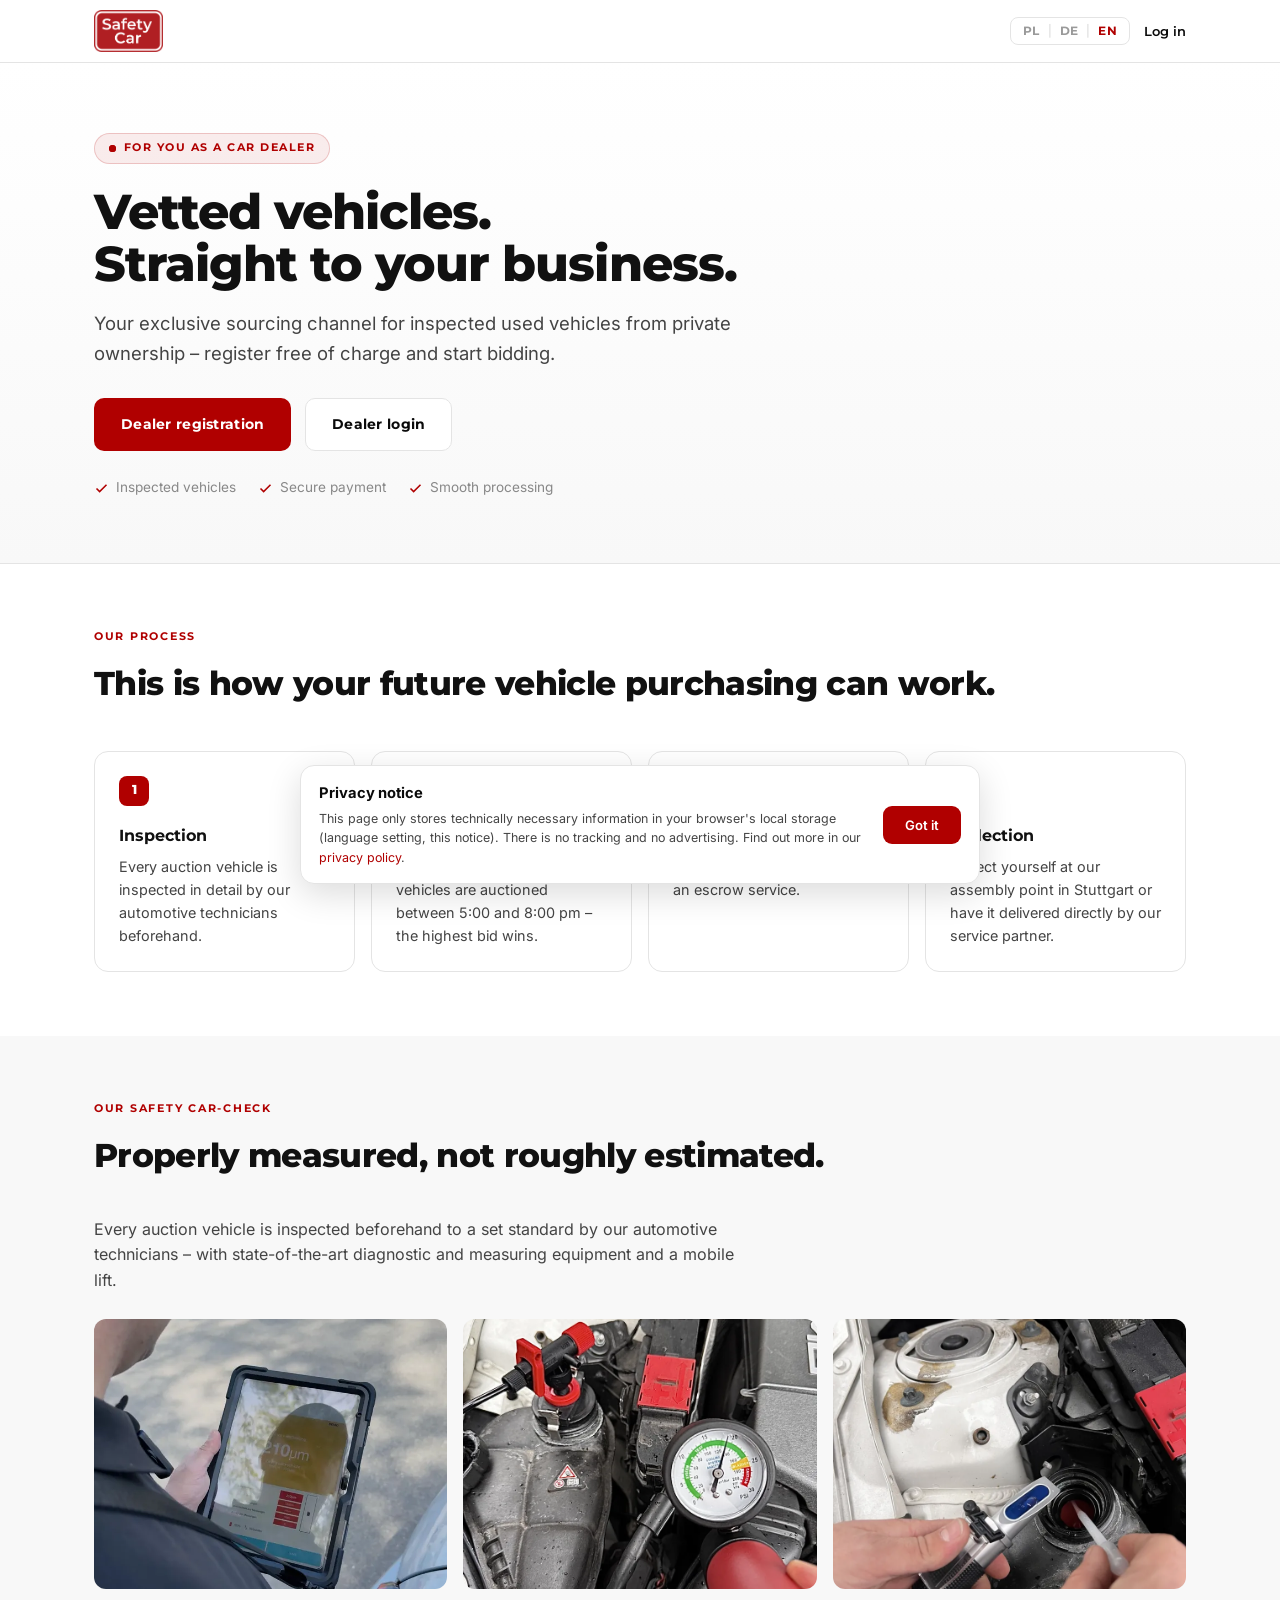
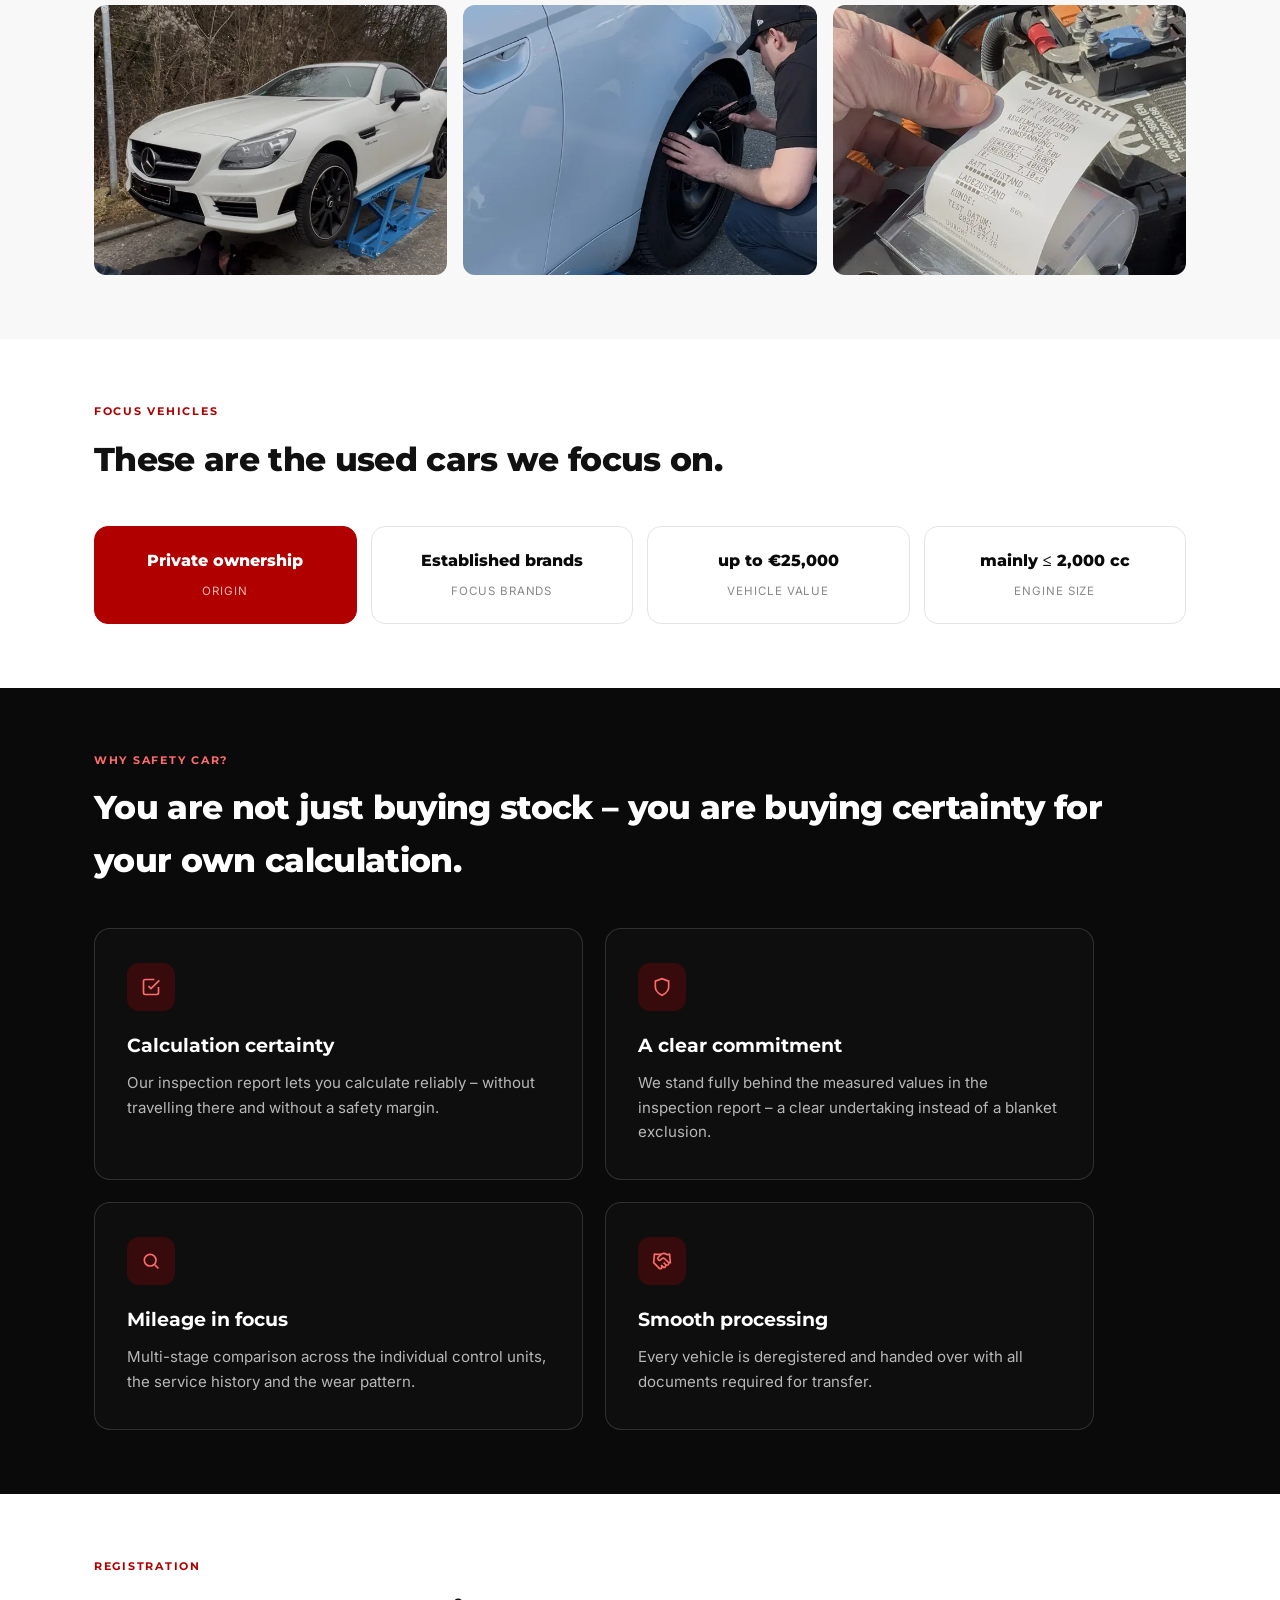
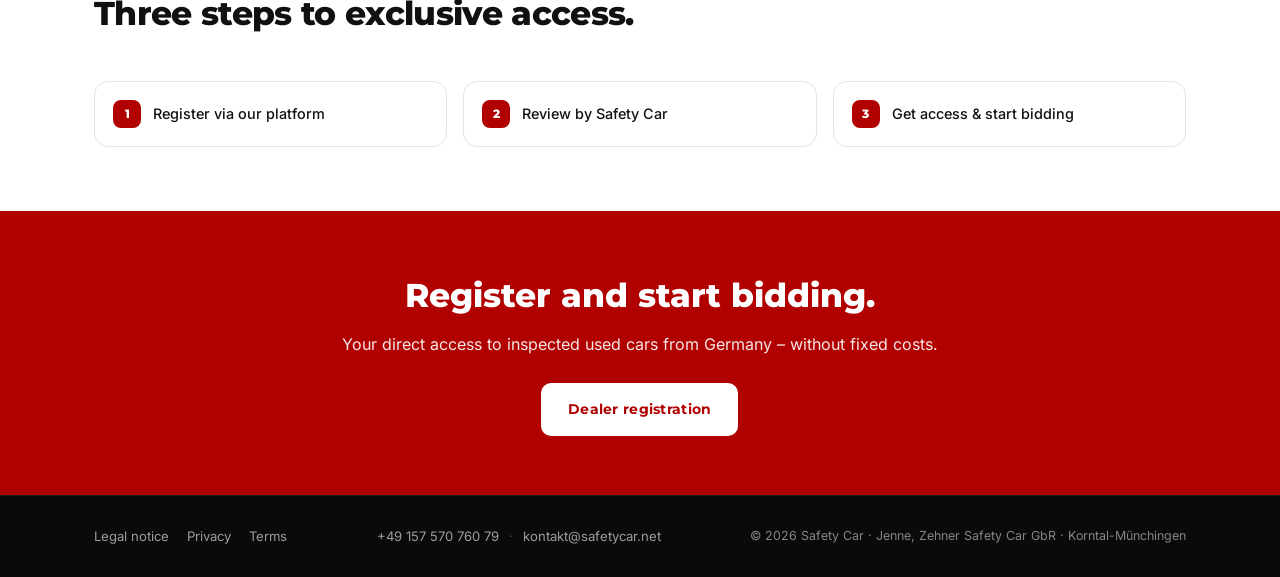
<file: index.html>
<!DOCTYPE html>
<html lang="de">
<head>
<meta charset="UTF-8"/>
<meta name="viewport" content="width=device-width, initial-scale=1, viewport-fit=cover"/>
<title>Safety Car – Auktion für Fahrzeughändler</title>


  <!-- Symbole (Browser-Tab, Lesezeichen, Startbildschirm) -->
  <link rel="icon" href="favicon.svg" type="image/svg+xml" />
  <link rel="icon" href="favicon-32.png" sizes="32x32" type="image/png" />
  <link rel="icon" href="favicon-16.png" sizes="16x16" type="image/png" />
  <link rel="apple-touch-icon" href="apple-touch-icon.png" />
  <link rel="shortcut icon" href="favicon.ico" />

<style>
@font-face{font-family:'Inter';font-style:normal;font-weight:400;font-display:swap;src:url([data-uri]) format('woff2');}
@font-face{font-family:'Inter';font-style:normal;font-weight:500;font-display:swap;src:url([data-uri]) format('woff2');}
@font-face{font-family:'Inter';font-style:normal;font-weight:600;font-display:swap;src:url([data-uri]) format('woff2');}
@font-face{font-family:'Inter';font-style:normal;font-weight:700;font-display:swap;src:url([data-uri]) format('woff2');}
@font-face{font-family:'Montserrat';font-style:normal;font-weight:500;font-display:swap;src:url([data-uri]) format('woff2');}
@font-face{font-family:'Montserrat';font-style:normal;font-weight:600;font-display:swap;src:url([data-uri]) format('woff2');}
@font-face{font-family:'Montserrat';font-style:normal;font-weight:700;font-display:swap;src:url([data-uri]) format('woff2');}
@font-face{font-family:'Montserrat';font-style:normal;font-weight:800;font-display:swap;src:url([data-uri]) format('woff2');}
:root{
  --red:#B00000; --red-h:#C80000; --ink:#0A0A0A; --text:#111; --mid:#444; --muted:#888;
  --border:#E4E4E4; --bg:#fff; --off:#F8F8F8; --r:10px; --rl:14px;
}
*{margin:0;padding:0;box-sizing:border-box}
html{scroll-behavior:smooth}
body{font-family:'Inter',system-ui,sans-serif;color:var(--text);background:var(--bg);-webkit-font-smoothing:antialiased;line-height:1.6}
.wrap{max-width:1140px;margin:0 auto;padding:0 24px}
h1,h2,h3,.mont{font-family:'Montserrat',sans-serif}
a{text-decoration:none;color:inherit}

/* ---- Top bar ---- */
.top{position:sticky;top:0;z-index:40;background:rgba(255,255,255,.92);backdrop-filter:blur(8px);border-bottom:1px solid var(--border)}
.top-in{display:flex;align-items:center;justify-content:space-between;height:62px}
.logo{display:flex;align-items:center;line-height:1}
.logo img{height:42px;width:auto;display:block}
@media(max-width:600px){.logo img{height:34px}}
.logo .l1{font-family:'Montserrat';font-weight:800;font-size:.95rem;letter-spacing:.22em;color:var(--red)}
.logo .l2{font-family:'Montserrat';font-weight:800;font-size:.95rem;letter-spacing:.22em;color:var(--ink)}
.top-right{display:flex;align-items:center;gap:14px}
.lang{display:inline-flex;align-items:center;gap:2px;border:1px solid var(--border);border-radius:8px;padding:3px 6px;background:#fff}
.lang button{font-family:'Montserrat';font-weight:700;font-size:.72rem;letter-spacing:.03em;color:#9a9a9a;background:none;border:none;cursor:pointer;padding:3px 6px;border-radius:5px}
.lang button.active{color:var(--red)}
.lang .sep{color:#d5d5d5;font-size:.72rem}
.login{font-family:'Montserrat';font-weight:600;font-size:.82rem;color:var(--ink)}
.login:hover{color:var(--red)}
@media(max-width:560px){.login{display:none}}

/* ---- Buttons ---- */
.btn{display:inline-flex;align-items:center;justify-content:center;font-family:'Montserrat';font-weight:700;font-size:.9rem;letter-spacing:.02em;padding:14px 26px;border-radius:var(--r);cursor:pointer;transition:.15s;border:1.5px solid transparent}
.btn-red{background:var(--red);color:#fff}
.btn-red:hover{background:var(--red-h)}
.btn-ghost{background:#fff;color:var(--ink);border-color:var(--border)}
.btn-ghost:hover{border-color:var(--ink)}

/* ---- Hero ---- */
.hero{background:linear-gradient(180deg,#fff 0%,var(--off) 100%);border-bottom:1px solid var(--border);padding:70px 0 64px}
.pill{display:inline-flex;align-items:center;gap:8px;font-family:'Montserrat';font-weight:700;font-size:.66rem;letter-spacing:.14em;text-transform:uppercase;color:var(--red);background:var(--red-bg,rgba(176,0,0,.07));border:1px solid rgba(176,0,0,.18);padding:6px 14px;border-radius:100px;margin-bottom:22px}
.pill .dot{width:7px;height:7px;border-radius:50%;background:var(--red);position:relative;flex:none}
.pill .dot::after{content:"";position:absolute;left:50%;top:50%;width:7px;height:7px;margin:-3.5px 0 0 -3.5px;border-radius:50%;background:var(--red);animation:sc-puls 2.4s cubic-bezier(.25,.6,.3,1) infinite}
@keyframes sc-puls{0%{transform:scale(1);opacity:.5}70%{transform:scale(3.2);opacity:0}100%{transform:scale(3.2);opacity:0}}
@media(prefers-reduced-motion:reduce){.pill .dot::after{animation:none}}
.hero h1{font-weight:800;font-size:clamp(1.9rem,4.4vw,3.05rem);line-height:1.06;letter-spacing:-.02em;margin-bottom:20px;text-wrap:balance}
.hero p.sub{font-size:clamp(1rem,1.6vw,1.15rem);color:var(--mid);max-width:730px;margin-bottom:30px}
.hero-cta{display:flex;gap:14px;flex-wrap:wrap;margin-bottom:26px}
.trustline{display:flex;gap:22px;flex-wrap:wrap;color:var(--muted);font-size:.85rem}
.trustline span{display:inline-flex;align-items:center;gap:7px}
.trustline svg{stroke:var(--red);fill:none;stroke-width:2.5}

/* ---- Sections ---- */
.sec{padding:64px 0}
.sec .eyebrow{font-family:'Montserrat';font-weight:700;font-size:.68rem;letter-spacing:.16em;text-transform:uppercase;color:var(--red);display:block;margin-bottom:12px}
.sec h2{font-weight:800;font-size:clamp(1.5rem,2.6vw,2.1rem);letter-spacing:-.02em;margin-bottom:40px}

.steps{display:grid;grid-template-columns:repeat(4,1fr);gap:16px}
@media(max-width:860px){.steps{grid-template-columns:repeat(2,1fr)}}
@media(max-width:520px){.steps{grid-template-columns:1fr}}
.step{background:#fff;border:1px solid var(--border);border-radius:var(--rl);padding:24px}
.step .n{font-family:'Montserrat';font-weight:800;font-size:.8rem;color:#fff;background:var(--red);width:30px;height:30px;border-radius:8px;display:flex;align-items:center;justify-content:center;margin-bottom:16px}
.step h3{font-weight:700;font-size:1.02rem;margin-bottom:7px}
.step p{font-size:.9rem;color:var(--mid)}

.trust{background:var(--ink);color:#fff}
.trust .eyebrow{color:#ff6b6b}
.trust h2{color:#fff}
.tcards{display:grid;grid-template-columns:repeat(2,1fr);gap:22px;max-width:1000px}
@media(max-width:760px){.tcards{grid-template-columns:1fr;gap:16px}.tcard{padding:26px 24px}}
@media(prefers-reduced-motion:reduce){.tcard,.tcard .ic{transition:none}.tcard:hover{transform:none}.tcard:hover .ic{transform:none}}
.tcard{border:1px solid rgba(255,255,255,.14);border-radius:16px;padding:34px 32px;background:rgba(255,255,255,.02);transition:transform .35s ease,border-color .35s ease,background-color .35s ease}
.tcard:hover{transform:translateY(-4px);border-color:rgba(255,255,255,.3);background:rgba(255,255,255,.055)}
.tcard .ic{width:48px;height:48px;border-radius:12px;background:rgba(176,0,0,.25);display:flex;align-items:center;justify-content:center;margin-bottom:20px;transition:background-color .35s ease,transform .35s ease}
.tcard:hover .ic{background:rgba(176,0,0,.5);transform:scale(1.06)}
.tcard .ic svg{stroke:#ff6b6b;fill:none;stroke-width:2}
.tcard h3{font-weight:700;font-size:1.18rem;margin-bottom:10px}
.tcard p{font-size:.94rem;line-height:1.65;color:rgba(255,255,255,.7)}

/* ---- Band ---- */
.band{background:var(--red);color:#fff;text-align:center;padding:58px 0}
.band h2{color:#fff;font-weight:800;font-size:clamp(1.5rem,2.6vw,2.1rem);margin-bottom:10px}
.band p{color:rgba(255,255,255,.9);margin-bottom:26px}
.band .btn-white{background:#fff;color:var(--red)}
.band .btn-white:hover{background:#f1f1f1}

/* ---- Footer ---- */
footer{background:var(--ink);color:rgba(255,255,255,.5);padding:30px 0;border-top:1px solid rgba(255,255,255,.08)}
.foot{display:flex;justify-content:space-between;align-items:center;gap:16px;flex-wrap:wrap}
.foot-links{display:flex;gap:18px;flex-wrap:wrap}
.foot-links a{color:rgba(255,255,255,.6);font-size:.82rem}
.foot-links a:hover{color:#fff}
.foot-copy{font-size:.78rem}
.chips{display:grid;grid-template-columns:repeat(4,1fr);gap:14px}
@media(max-width:760px){.chips{grid-template-columns:repeat(2,1fr)}}
.chip{background:#fff;border:1px solid var(--border);border-radius:var(--rl);padding:20px;text-align:center}
.chip b{font-family:'Montserrat';font-weight:800;font-size:1.02rem;display:block;color:var(--ink);margin-bottom:4px}
.chip span{font-size:.72rem;color:var(--muted);text-transform:uppercase;letter-spacing:.08em}
.chip.hl{background:var(--red);border-color:var(--red)}.chip.hl b{color:#fff}.chip.hl span{color:rgba(255,255,255,.72)}
.mini-auc{background:#fff;border:1px solid var(--border);border-radius:var(--rl);padding:22px;box-shadow:0 12px 34px rgba(0,0,0,.06)}
.ma-top{display:flex;justify-content:space-between;align-items:center;margin-bottom:8px}
.ma-live{color:#16a34a;font-family:'Montserrat';font-weight:700;font-size:.72rem;letter-spacing:.05em;text-transform:uppercase}
.ma-tag{font-family:'Montserrat';font-weight:700;font-size:.62rem;letter-spacing:.14em;text-transform:uppercase;color:var(--muted)}
.ma-row{display:flex;align-items:center;gap:12px;padding:13px 0;border-top:1px solid #f2f2f2}
.ma-row .car{flex:1;min-width:0}
.ma-row .cn{font-weight:600;font-size:.9rem}
.ma-row .cm{font-size:.78rem;color:var(--muted)}
.badge{font-family:'Montserrat';font-weight:700;font-size:.6rem;letter-spacing:.06em;text-transform:uppercase;padding:4px 9px;border-radius:6px;white-space:nowrap}
.b-live{background:rgba(22,163,74,.12);color:#16a34a}
.b-sold{background:#eee;color:#666}
.ma-bid{margin-top:14px;border-top:1px solid var(--border);padding-top:14px}
.ma-bid .lbl{font-size:.7rem;color:var(--muted);text-transform:uppercase;letter-spacing:.08em}
.ma-amt{font-family:'Montserrat';font-weight:800;font-size:1.9rem;color:var(--red);line-height:1.15}
.ma-sub{font-size:.8rem;color:var(--muted)}
.reg-row{display:grid;grid-template-columns:repeat(3,1fr);gap:16px}
@media(max-width:640px){.reg-row{grid-template-columns:1fr}}
.reg{display:flex;align-items:center;gap:12px;background:#fff;border:1px solid var(--border);border-radius:var(--rl);padding:18px}
.reg .rn{flex:none;width:28px;height:28px;border-radius:8px;background:var(--red);color:#fff;font-family:'Montserrat';font-weight:800;font-size:.78rem;display:flex;align-items:center;justify-content:center}
.reg .rt{font-size:.9rem;font-weight:500}
.reg-note{margin-top:16px;font-size:.85rem;color:var(--muted)}

.pruef{background:var(--off)}
.pf-lead{max-width:640px;color:var(--mid);margin:-6px 0 26px}
.pf-grid{display:grid;grid-template-columns:repeat(3,1fr);gap:16px}
.pf-item{margin:0}
.pf-item{overflow:hidden;border-radius:12px;background:#eee}
.pf-item img{width:100%;height:270px;object-fit:cover;display:block;transition:transform .5s ease}
.pf-item:hover img{transform:scale(1.07)}
@media(prefers-reduced-motion:reduce){.pf-item img{transition:none}.pf-item:hover img{transform:none}}
.pf-item figcaption{font-size:.78rem;color:var(--mid);margin-top:8px;line-height:1.35}
@media(max-width:900px){.pf-grid{grid-template-columns:repeat(2,1fr);gap:12px}.pf-item img{height:210px}}
@media(max-width:560px){.pf-grid{grid-template-columns:repeat(2,1fr);gap:10px}.pf-item{border-radius:10px}.pf-item img{height:150px}}
.foot-contact{display:flex;align-items:center;gap:0;font-size:.82rem;margin:0}
.foot-contact a{color:rgba(255,255,255,.6);text-decoration:none;font-size:.82rem}
.foot-contact a:hover{color:#fff}
.foot-sep{color:rgba(255,255,255,.28);margin:0 10px}

.ck{position:fixed;left:16px;right:16px;bottom:16px;z-index:9999;display:none;justify-content:center;pointer-events:none}
.ck.show{display:flex}
.ck-in{pointer-events:auto;width:100%;max-width:680px;background:#fff;border:1px solid var(--border);border-radius:14px;padding:16px 18px;display:flex;align-items:center;gap:16px;box-shadow:0 10px 34px rgba(0,0,0,.14)}
.ck-body{flex:1;min-width:0}
.ck-t{font-weight:700;font-size:.92rem;color:var(--ink);margin:0 0 3px}
.ck-x{font-size:.78rem;color:var(--mid);line-height:1.55;margin:0}
.ck-x a{color:var(--red)}
.ck-ok{flex:none;background:var(--red);color:#fff;border:none;border-radius:9px;padding:11px 22px;font-size:.82rem;font-weight:600;cursor:pointer;font-family:inherit}
.ck-ok:hover{background:var(--red-h,#C80000)}
@media(max-width:560px){.ck-in{flex-direction:column;align-items:stretch;gap:12px}.ck-ok{width:100%}}

/* ── Einheitliche Haptik: Karten heben sich beim Darueberfahren leicht an ── */
.step,.chip,.reg{transition:transform .35s ease,border-color .35s ease,box-shadow .35s ease}
.step:hover,.chip:hover,.reg:hover{transform:translateY(-4px);border-color:#d9d9d9;box-shadow:0 10px 26px rgba(0,0,0,.07)}
.step .n{transition:transform .35s ease}
.step:hover .n{transform:scale(1.08)}
.chip.hl:hover{border-color:var(--red-h,#C80000);box-shadow:0 10px 26px rgba(176,0,0,.22)}
.reg .rn{transition:transform .35s ease}
.reg:hover .rn{transform:scale(1.08)}
.btn{will-change:transform}
.btn:hover{transform:translateY(-2px)}
.btn:active{transform:translateY(0) scale(.985)}
.btn-red:hover{background:var(--red-h,#C80000)}
.btn-ghost:hover{border-color:#cfcfcf}
.lang button{transition:color .2s ease,background-color .2s ease}
.foot-links a,.foot-contact a{transition:color .2s ease}
@media(prefers-reduced-motion:reduce){
  .step,.chip,.reg,.btn,.step .n,.reg .rn{transition:none}
  .step:hover,.chip:hover,.reg:hover,.btn:hover,.btn:active{transform:none}
  .step:hover .n,.reg:hover .rn{transform:none}
}
</style>
</head>
<body>

<!-- TOP -->
<header class="top"><div class="wrap top-in">
  <a href="index.html" class="logo" aria-label="Safety Car"><img src="logo.png" alt="Safety Car"></a>
  <div class="top-right">
    <div class="lang" role="group" aria-label="Sprache">
      <button data-lang="pl">PL</button><span class="sep">|</span>
      <button data-lang="de">DE</button><span class="sep">|</span>
      <button data-lang="en">EN</button>
    </div>
    <a href="app.html#login" class="login" data-i18n="nav_login">Anmelden</a>
  </div>
</div></header>

<!-- HERO -->
<section class="hero"><div class="wrap">
  <span class="pill"><span class="dot"></span><span data-i18n="hero_eyebrow">F&uuml;r Sie als Fahrzeugh&auml;ndler</span></span>
  <h1><span data-i18n="hero_h1a">Geprüfte Gebrauchtwagen.</span><br/><span data-i18n="hero_h1b">Direkt für Ihren Handel.</span></h1>
  <p class="sub" data-i18n="hero_sub">Ihr exklusiver Ankaufskanal f&uuml;r gepr&uuml;fte Gebrauchtfahrzeuge aus privatem Vorbesitz &ndash; jetzt kostenlos registrieren und direkt mitbieten.</p>
  <div class="hero-cta">
    <a href="app.html" class="btn btn-red" data-i18n="cta_register">H&auml;ndlerregistrierung</a>
    <a href="app.html#login" class="btn btn-ghost" data-i18n="cta_login">H&auml;ndleranmeldung</a>
  </div>
  <div class="trustline">
    <span><svg width="15" height="15" viewBox="0 0 24 24"><polyline points="20 6 9 17 4 12"/></svg><span data-i18n="tl1">Gepr&uuml;fte Fahrzeuge</span></span>
    <span><svg width="15" height="15" viewBox="0 0 24 24"><polyline points="20 6 9 17 4 12"/></svg><span data-i18n="tl2">Sichere Zahlung</span></span>
    <span><svg width="15" height="15" viewBox="0 0 24 24"><polyline points="20 6 9 17 4 12"/></svg><span data-i18n="tl3">Reibungslose Abwicklung</span></span>
  </div>
</div></section>

<!-- STEPS -->
<section class="sec"><div class="wrap">
  <span class="eyebrow" data-i18n="steps_eyebrow">Unser Ablauf</span>
  <h2 data-i18n="steps_title">So einfach kann Ihr zuk&uuml;nftiger Fahrzeugeinkauf ablaufen.</h2>
  <div class="steps">
    <div class="step"><div class="n">1</div><h3 data-i18n="s1t">Pr&uuml;fung</h3><p data-i18n="s1d">Jedes Auktionsfahrzeug wird vorab von unseren Kfz-Mechatronikern detailliert gepr&uuml;ft.</p></div>
    <div class="step"><div class="n">2</div><h3 data-i18n="s2t">3-Stunden-Auktion</h3><p data-i18n="s2d">Jeden Abend werden die Fahrzeuge des Tages zwischen 17:00 und 20:00 Uhr auktioniert &ndash; das H&ouml;chstgebot erh&auml;lt den Zuschlag.</p></div>
    <div class="step"><div class="n">3</div><h3 data-i18n="s3t">Zahlungsabwicklung</h3><p data-i18n="s3d">Sichere Zahlungsabwicklung &uuml;ber einen Treuh&auml;nder.</p></div>
    <div class="step"><div class="n">4</div><h3 data-i18n="s4t">Abholung</h3><p data-i18n="s4d">Selbstabholung an unserem Sammelplatz in Stuttgart oder Direktanlieferung &uuml;ber unseren Dienstleister.</p></div>
  </div>
</div></section>

<!-- PRUEFUNG IN BILDERN -->
<section class="sec pruef"><div class="wrap">
  <span class="eyebrow" data-i18n="pf_eyebrow">Unser Safety Car-Check</span>
  <h2 data-i18n="pf_title">Richtig gemessen, statt ungef&auml;hr gesch&auml;tzt.</h2>
  <p class="pf-lead" data-i18n="pf_lead">Jedes Auktionsfahrzeug wird vorab standardisiert von unseren Kfz-Mechatronikern gepr&uuml;ft &ndash; mit modernster Diagnose- und Messtechnik und einer mobilen Hebeb&uuml;hne.</p>
  <div class="pf-grid">
    <figure class="pf-item"><img src="lackdicke-messung.webp" alt="Lackdickenmessung mit dokumentiertem Messwert" loading="lazy"></figure>
    <figure class="pf-item"><img src="kuehlsystem-drucktest.webp" alt="Drucktest am K&uuml;hlsystem" loading="lazy"></figure>
    <figure class="pf-item"><img src="refraktometer-bremsfluessigkeit.webp" alt="Bremsfl&uuml;ssigkeit mit Refraktometer pr&uuml;fen" loading="lazy"></figure>
    <figure class="pf-item"><img src="hebebuehne-unterboden.webp" alt="Unterbodenpr&uuml;fung auf mobiler Hebeb&uuml;hne" loading="lazy"></figure>
    <figure class="pf-item"><img src="pruefung-rad-fahrwerk.webp" alt="Pr&uuml;fung an Rad und Fahrwerk" loading="lazy"></figure>
    <figure class="pf-item"><img src="batterietest-ausdruck.webp" alt="Batterietest mit Ausdruck" loading="lazy"></figure>
  </div>
</div></section>


<!-- VEHICLES -->
<section class="sec"><div class="wrap">
  <span class="eyebrow" data-i18n="veh_eyebrow">Fokusfahrzeuge</span>
  <h2 data-i18n="veh_title">Diese Gebrauchtwagen stehen bei uns im Fokus.</h2>
  <div class="chips">
    <div class="chip hl"><b data-i18n="veh1v">Privater Vorbesitz</b><span data-i18n="veh1l">Herkunft</span></div>
    <div class="chip"><b data-i18n="veh2v">Etablierte Marken</b><span data-i18n="veh2l">Fokusmarken</span></div>
    <div class="chip"><b data-i18n="veh3v">bis 25.000 &euro;</b><span data-i18n="veh3l">Fahrzeugwert</span></div>
    <div class="chip"><b data-i18n="veh4v">prim&auml;r &le; 2.000 cm&sup3;</b><span data-i18n="veh4l">Hubraum</span></div>
  </div>
</div></section>


<!-- TRUST -->
<section class="sec trust"><div class="wrap">
  <span class="eyebrow" data-i18n="trust_eyebrow">Warum mit Safety Car?</span>
  <h2 data-i18n="trust_title">Sie kaufen nicht nur Handelsware, sondern insbesondere Sicherheit f&uuml;r Ihre eigene Kalkulation.</h2>
  <div class="tcards">
    <div class="tcard"><div class="ic"><svg width="20" height="20" viewBox="0 0 24 24"><path d="M9 11l3 3L22 4"/><path d="M21 12v7a2 2 0 01-2 2H5a2 2 0 01-2-2V5a2 2 0 012-2h11"/></svg></div><h3 data-i18n="t1t">Kalkulationssicherheit</h3><p data-i18n="t1d">Auf Basis unseres Pr&uuml;fprotokolls k&ouml;nnen Sie zuverl&auml;ssig kalkulieren &ndash; ohne Anreise und ohne Sicherheitsabschlag.</p></div>
    <div class="tcard"><div class="ic"><svg width="20" height="20" viewBox="0 0 24 24"><path d="M12 22s8-4 8-10V5l-8-3-8 3v7c0 6 8 10 8 10z"/></svg></div><h3 data-i18n="t2t">Klares Commitment</h3><p data-i18n="t2d">F&uuml;r die Messwerte des Pr&uuml;fprotokolls stehen wir zu 100 % ein &ndash; klare Zusage statt pauschalem Ausschluss.</p></div>
    <div class="tcard"><div class="ic"><svg width="20" height="20" viewBox="0 0 24 24"><circle cx="11" cy="11" r="7"/><path d="M21 21l-4.35-4.35"/></svg></div><h3 data-i18n="t3t">Laufleistung im Fokus</h3><p data-i18n="t3d">Mehrstufiger Abgleich &uuml;ber die einzelnen Steuerger&auml;te, die Historie und das Verschlei&szlig;bild.</p></div>
    <div class="tcard"><div class="ic"><svg width="20" height="20" viewBox="0 0 24 24"><path d="M11 17l2 2a1 1 0 0 0 3-3"/><path d="M14 14l2.5 2.5a1 1 0 0 0 3-3l-3.88-3.88a3 3 0 0 0-4.24 0l-.88.88a1 1 0 1 1-3-3l2.81-2.81a5.79 5.79 0 0 1 7.06-.87l.47.28a2 2 0 0 0 1.42.25L21 4"/><path d="M21 3l1 11h-2"/><path d="M3 3L2 14l6.5 6.5a1 1 0 0 0 3-3"/><path d="M3 4h8"/></svg></div><h3 data-i18n="t4t">Reibungslose Abwicklung</h3><p data-i18n="t4d">Jedes Fahrzeug wird abgemeldet und mit allen notwendigen &Uuml;berf&uuml;hrungsdokumenten &uuml;bergeben.</p></div>
  </div>
</div></section>

<!-- REGISTRIERUNG -->
<section class="sec"><div class="wrap">
  <span class="eyebrow" data-i18n="reg_eyebrow">Registrierung</span>
  <h2 data-i18n="reg_title">In drei Schritten zum exklusiven Zugang.</h2>
  <div class="reg-row">
    <div class="reg"><span class="rn">1</span><span class="rt" data-i18n="reg1">Registrierung &uuml;ber unsere Plattform</span></div>
    <div class="reg"><span class="rn">2</span><span class="rt" data-i18n="reg2">Pr&uuml;fung durch Safety Car</span></div>
    <div class="reg"><span class="rn">3</span><span class="rt" data-i18n="reg3">Zugang erhalten &amp; direkt mitbieten</span></div>
  </div>
</div></section>

<!-- BAND -->
<section class="band"><div class="wrap">
  <h2 data-i18n="band_title">Jetzt registrieren &amp; mitbieten.</h2>
  <p data-i18n="band_sub">Ihr Direktzugang zu gepr&uuml;ften Gebrauchtwagen aus Deutschland &ndash; ohne Fixkosten.</p>
  <a href="app.html" class="btn btn-white" data-i18n="band_cta">H&auml;ndlerregistrierung</a>
</div></section>

<!-- FOOTER -->
<footer><div class="wrap foot">
  <div class="foot-links">
    <a href="impressum.html" data-i18n="f_imp">Impressum</a>
    <a href="datenschutz.html" data-i18n="f_ds">Datenschutz</a>
    <a href="agb.html" data-i18n="f_agb">AGB</a>
  </div>
  <div class="foot-contact">
    <a href="tel:+4915757076079">+49 157 570 760 79</a>
    <span class="foot-sep">·</span>
    <a href="mailto:kontakt@safetycar.net">kontakt@safetycar.net</a>
  </div>
  <div class="foot-copy">© 2026 Safety Car · Jenne, Zehner Safety Car GbR · Korntal-Münchingen</div>
</div></footer>

<div id="ckBanner" class="ck" role="region" aria-labelledby="ckTitle">
  <div class="ck-in">
    <div class="ck-body">
      <p class="ck-t" id="ckTitle" data-i18n="ck_title">Hinweis zum Datenschutz</p>
      <p class="ck-x" data-i18n="ck_text">Diese Seite speichert ausschlie&szlig;lich technisch notwendige Informationen im lokalen Speicher Ihres Browsers (Spracheinstellung, dieser Hinweis). Es findet kein Tracking und keine Werbung statt. Mehr dazu in unserer <a href="datenschutz.html">Datenschutzerkl&auml;rung</a>.</p>
    </div>
    <button type="button" class="ck-ok" id="ckOk" data-i18n="ck_btn">Verstanden</button>
  </div>
</div>
<script>
var I18N={
 de:{},
 en:{ck_btn:"Got it",ck_text:"This page only stores technically necessary information in your browser's local storage (language setting, this notice). There is no tracking and no advertising. Find out more in our <a href='datenschutz.html'>privacy policy</a>.",ck_title:"Privacy notice",veh4v:"mainly ≤ 2,000 cc",t4t:"Smooth processing",t4d:"Every vehicle is deregistered and handed over with all documents required for transfer.",pf_eyebrow:"Our Safety Car-Check",pf_title:"Properly measured, not roughly estimated.",pf_lead:"Every auction vehicle is inspected beforehand to a set standard by our automotive technicians – with state-of-the-art diagnostic and measuring equipment and a mobile lift.",pf_c1:"Reading the fault memory",pf_c2:"Underbody on a mobile lift",pf_c3:"Checking paint for respray",pf_c4:"Battery test with printout",pf_c5:"Checking operating fluids",pf_c6:"A report for every vehicle",nav_login:"Log in",hero_eyebrow:"For you as a car dealer",hero_h1a:"Vetted vehicles.",hero_h1b:"Straight to your business.",hero_sub:"Your exclusive sourcing channel for inspected used vehicles from private ownership – register free of charge and start bidding.",cta_register:"Dealer registration",cta_login:"Dealer login",tl1:"Inspected vehicles",tl2:"Secure payment",tl3:"Smooth processing",steps_eyebrow:"Our process",steps_title:"This is how your future vehicle purchasing can work.",s1t:"Inspection",s1d:"Every auction vehicle is inspected in detail by our automotive technicians beforehand.",s2t:"3-hour auction",s2d:"Every evening the day's vehicles are auctioned between 5:00 and 8:00 pm – the highest bid wins.",s3t:"Payment handling",s3d:"Secure payment handling via an escrow service.",s4t:"Collection",s4d:"Collect yourself at our assembly point in Stuttgart or have it delivered directly by our service partner.",trust_eyebrow:"Why Safety Car?",trust_title:"You are not just buying stock – you are buying certainty for your own calculation.",t1t:"Calculation certainty",t1d:"Our inspection report lets you calculate reliably – without travelling there and without a safety margin.",t2t:"A clear commitment",t2d:"We stand fully behind the measured values in the inspection report – a clear undertaking instead of a blanket exclusion.",t3t:"Mileage in focus",t3d:"Multi-stage comparison across the individual control units, the service history and the wear pattern.",band_title:"Register and start bidding.",band_sub:"Your direct access to inspected used cars from Germany – without fixed costs.",band_cta:"Dealer registration",f_imp:"Legal notice",f_ds:"Privacy",f_agb:"Terms",veh_eyebrow:"Focus vehicles",veh_title:"These are the used cars we focus on.",veh1v:"Private ownership",veh1l:"Origin",veh2v:"Established brands",veh2l:"Focus brands",veh3v:"up to €25,000",veh3l:"Vehicle value",veh4l:"Engine size",ma_live:"Live auction",ma_tag:"Example auction",st_live:"Live",st_sold:"Sold",ma_curr:"Current highest bid",ma_sub:"13 bids \u00b7 14 h left",reg_eyebrow:"Registration",reg_title:"Three steps to exclusive access.",reg1:"Register via our platform",reg2:"Review by Safety Car",reg3:"Get access & start bidding",},
 pl:{ck_btn:"Rozumiem",ck_text:"Ta strona zapisuje w pamięci lokalnej przeglądarki wyłącznie technicznie niezbędne informacje (ustawienie języka, ta informacja). Nie stosujemy śledzenia ani reklam. Więcej w naszej <a href='datenschutz.html'>polityce prywatności</a>.",ck_title:"Informacja o ochronie danych",veh4v:"głównie ≤ 2 000 cm³",t4t:"Sprawna realizacja",t4d:"Każdy pojazd jest wyrejestrowany i przekazywany ze wszystkimi dokumentami niezbędnymi do przewozu.",pf_eyebrow:"Nasz Safety Car-Check",pf_title:"Rzetelnie zmierzone, nie z grubsza oszacowane.",pf_lead:"Każdy pojazd aukcyjny jest wcześniej sprawdzany według jednolitego standardu przez naszych mechatroników – przy użyciu nowoczesnej techniki diagnostycznej i pomiarowej oraz mobilnego podnośnika.",pf_c1:"Odczyt pamięci usterek",pf_c2:"Podwozie na mobilnym podnośniku",pf_c3:"Kontrola lakieru pod kątem przemalowań",pf_c4:"Test akumulatora z wydrukiem",pf_c5:"Kontrola płynów eksploatacyjnych",pf_c6:"Protokół do każdego pojazdu",nav_login:"Zaloguj się",hero_eyebrow:"Dla Państwa jako dealera samochodowego",hero_h1a:"Sprawdzone pojazdy.",hero_h1b:"Prosto do Twojego biznesu.",hero_sub:"Państwa ekskluzywny kanał zakupu sprawdzonych samochodów używanych od właścicieli prywatnych – bezpłatna rejestracja i licytacja od razu.",cta_register:"Rejestracja dealera",cta_login:"Logowanie dealera",tl1:"Sprawdzone pojazdy",tl2:"Bezpieczna płatność",tl3:"Sprawna realizacja",steps_eyebrow:"Nasz przebieg",steps_title:"Tak prosto może wyglądać Państwa przyszły zakup pojazdów.",s1t:"Kontrola",s1d:"Każdy pojazd aukcyjny jest wcześniej szczegółowo sprawdzany przez naszych mechatroników samochodowych.",s2t:"Aukcja 3-godzinna",s2d:"Każdego wieczoru pojazdy z danego dnia licytowane są między 17:00 a 20:00 – najwyższa oferta wygrywa.",s3t:"Obsługa płatności",s3d:"Bezpieczna obsługa płatności przez powiernika.",s4t:"Odbiór",s4d:"Odbiór własny w naszym punkcie zbiorczym w Stuttgarcie lub dostawa bezpośrednia przez naszego usługodawcę.",trust_eyebrow:"Dlaczego Safety Car?",trust_title:"Kupują Państwo nie tylko towar handlowy, lecz przede wszystkim pewność własnej kalkulacji.",t1t:"Pewność kalkulacji",t1d:"Na podstawie naszego protokołu mogą Państwo rzetelnie kalkulować – bez dojazdu i bez marginesu bezpieczeństwa.",t2t:"Jasne zobowiązanie",t2d:"Za wartości zmierzone w protokole odpowiadamy w pełni – jasne zapewnienie zamiast ogólnego wyłączenia.",t3t:"Przebieg pod lupą",t3d:"Wielostopniowe porównanie danych ze sterowników, historii serwisowej i obrazu zużycia.",band_title:"Zarejestruj się i licytuj.",band_sub:"Państwa bezpośredni dostęp do sprawdzonych samochodów używanych z Niemiec – bez kosztów stałych.",band_cta:"Rejestracja dealera",f_imp:"Nota prawna",f_ds:"Prywatność",f_agb:"Regulamin",veh_eyebrow:"Pojazdy w centrum uwagi",veh_title:"Na tych samochodach używanych się koncentrujemy.",veh1v:"Własność prywatna",veh1l:"Pochodzenie",veh2v:"Uznane marki",veh2l:"Marki priorytetowe",veh3v:"do 25 000 €",veh3l:"Wartość pojazdu",veh4l:"Pojemność silnika",ma_live:"Aukcja na żywo",ma_tag:"Przykładowa aukcja",st_live:"Na żywo",st_sold:"Sprzedane",ma_curr:"Aktualna najwyższa oferta",ma_sub:"13 ofert \u00b7 pozostało 14 godz.",reg_eyebrow:"Rejestracja",reg_title:"Trzy kroki do ekskluzywnego dostępu.",reg1:"Rejestracja przez naszą platformę",reg2:"Weryfikacja przez Safety Car",reg3:"Uzyskanie dostępu i licytacja",}
};
// deutsche Originaltexte als de-Fallback aus dem DOM aufnehmen
document.querySelectorAll('[data-i18n]').forEach(function(el){I18N.de[el.getAttribute('data-i18n')]=el.innerHTML;});
function apply(lang){
  var d=I18N[lang]||I18N.de;
  document.querySelectorAll('[data-i18n]').forEach(function(el){var k=el.getAttribute('data-i18n');if(d[k]!==undefined)el.innerHTML=d[k];});
  document.documentElement.lang=lang;
  document.querySelectorAll('.lang button').forEach(function(b){b.classList.toggle('active',b.getAttribute('data-lang')===lang);});
  try{localStorage.setItem('sc_op_lang',lang);}catch(e){}
}
document.querySelectorAll('.lang button').forEach(function(b){b.addEventListener('click',function(){apply(b.getAttribute('data-lang'));});});
var saved;try{saved=localStorage.getItem('sc_op_lang');}catch(e){}
if(!saved){var nl=(navigator.language||'de').toLowerCase();saved=nl.indexOf('pl')===0?'pl':(nl.indexOf('en')===0?'en':'de');}
apply(saved);
</script>

<script>
(function(){
  var b=document.getElementById('ckBanner'), k='sc_op_cookie';
  var gesehen=null; try{gesehen=localStorage.getItem(k);}catch(e){}
  if(!gesehen && b) b.classList.add('show');
  var t=document.getElementById('ckOk');
  if(t) t.addEventListener('click', function(){
    try{localStorage.setItem(k,'gesehen');}catch(e){}
    if(b) b.classList.remove('show');
  });
})();
</script>
</body>
</html>
</file>
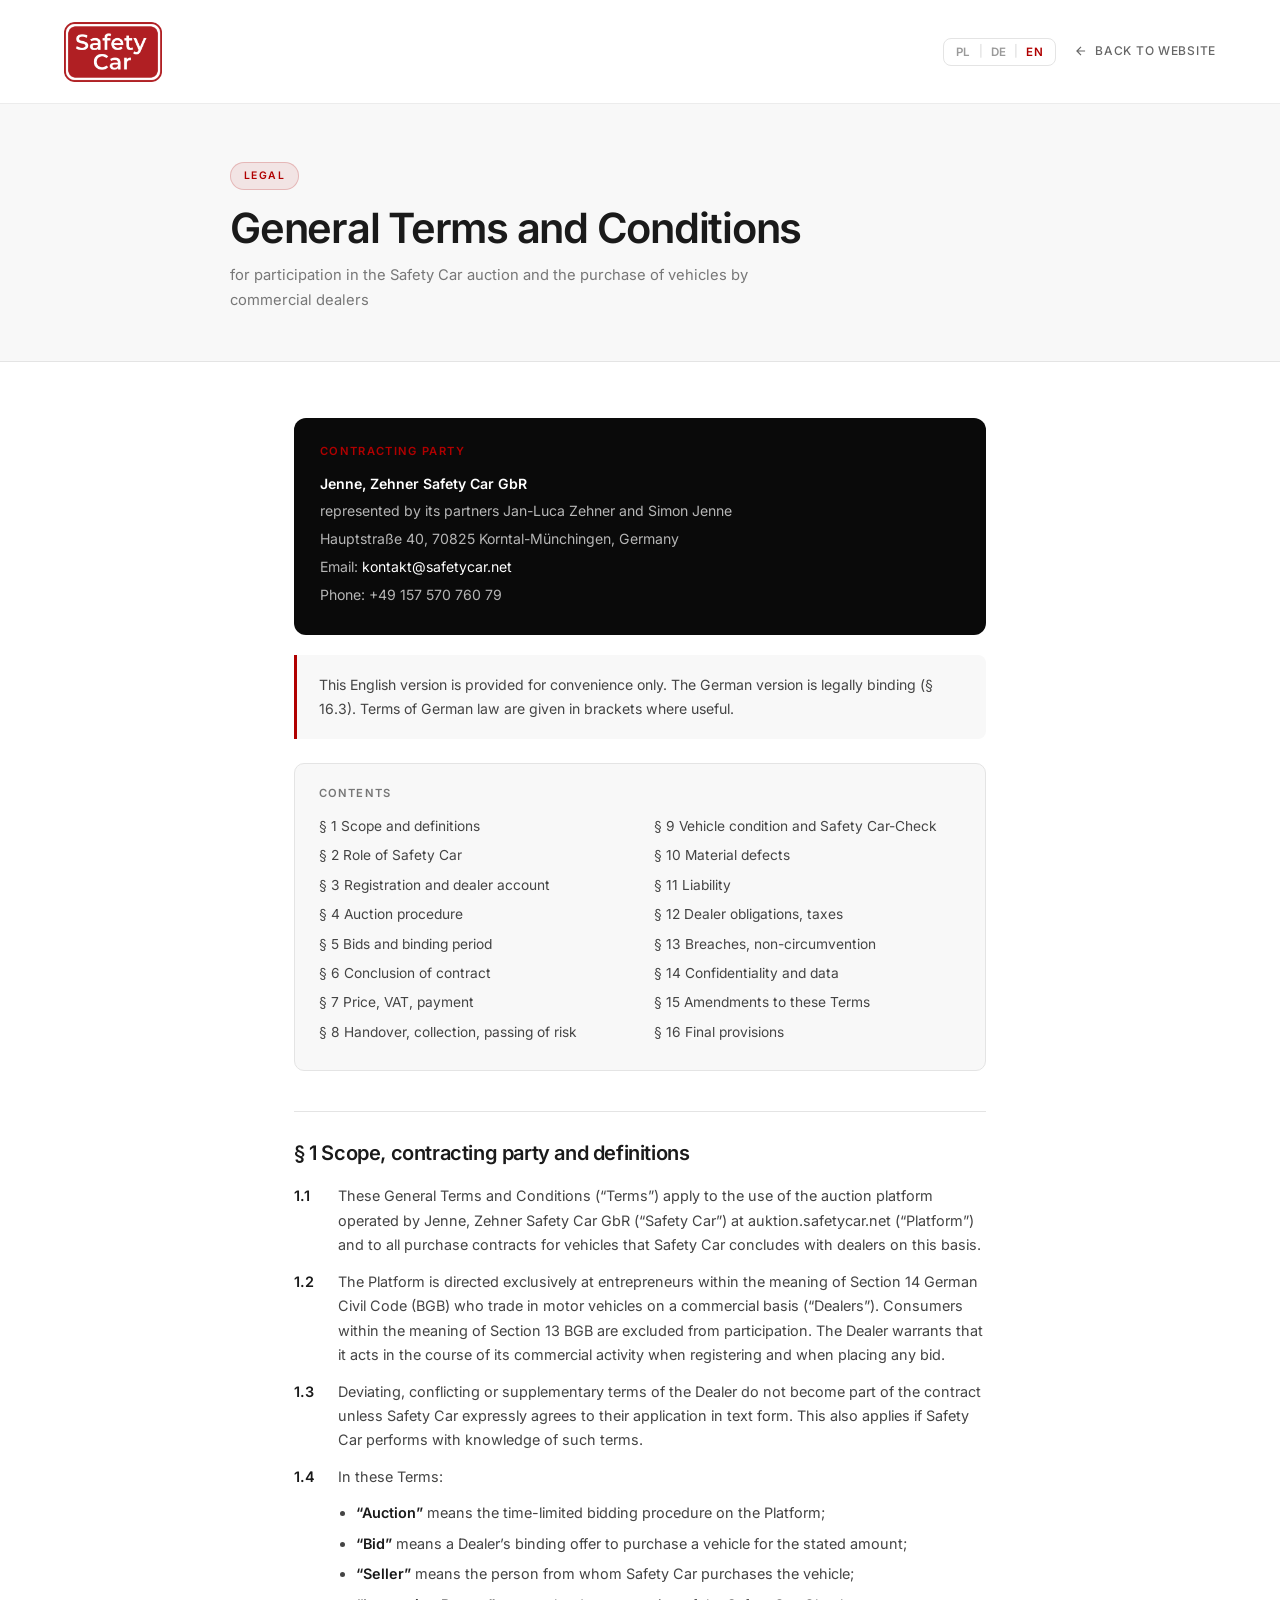
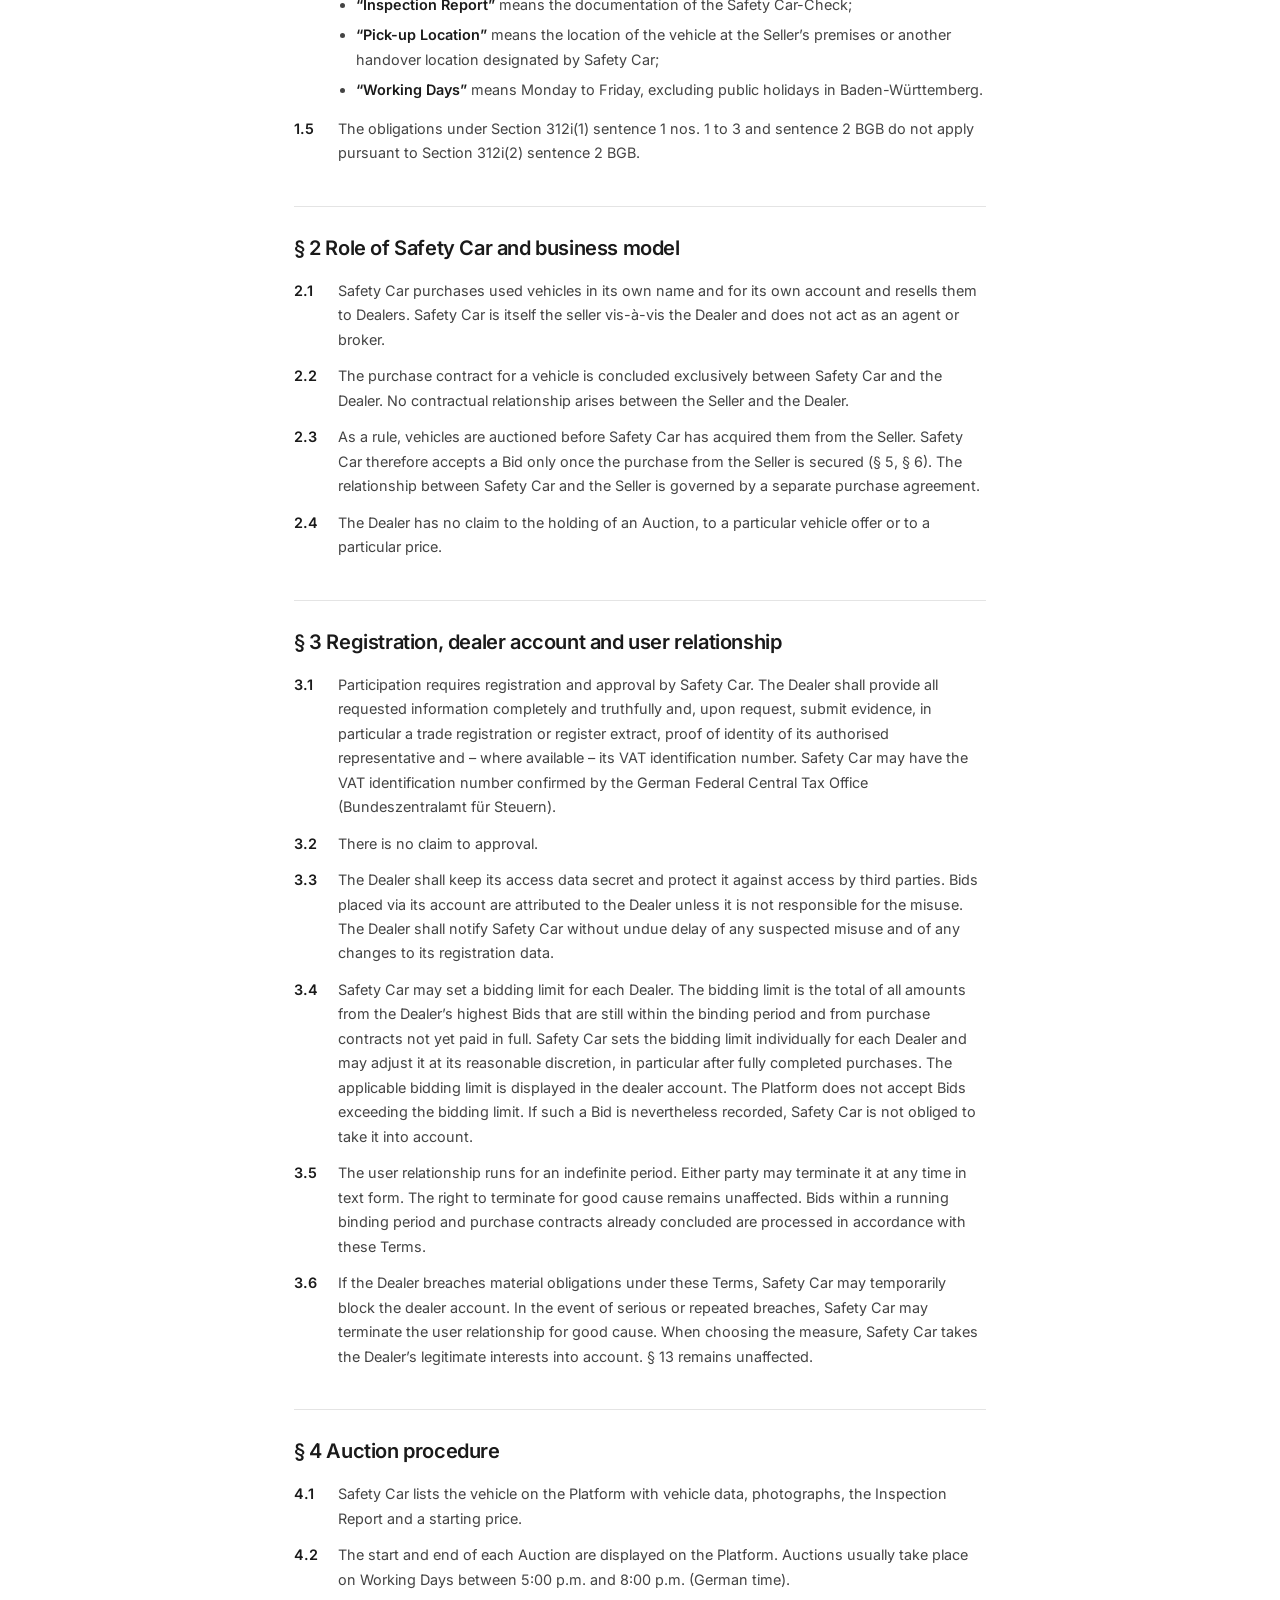
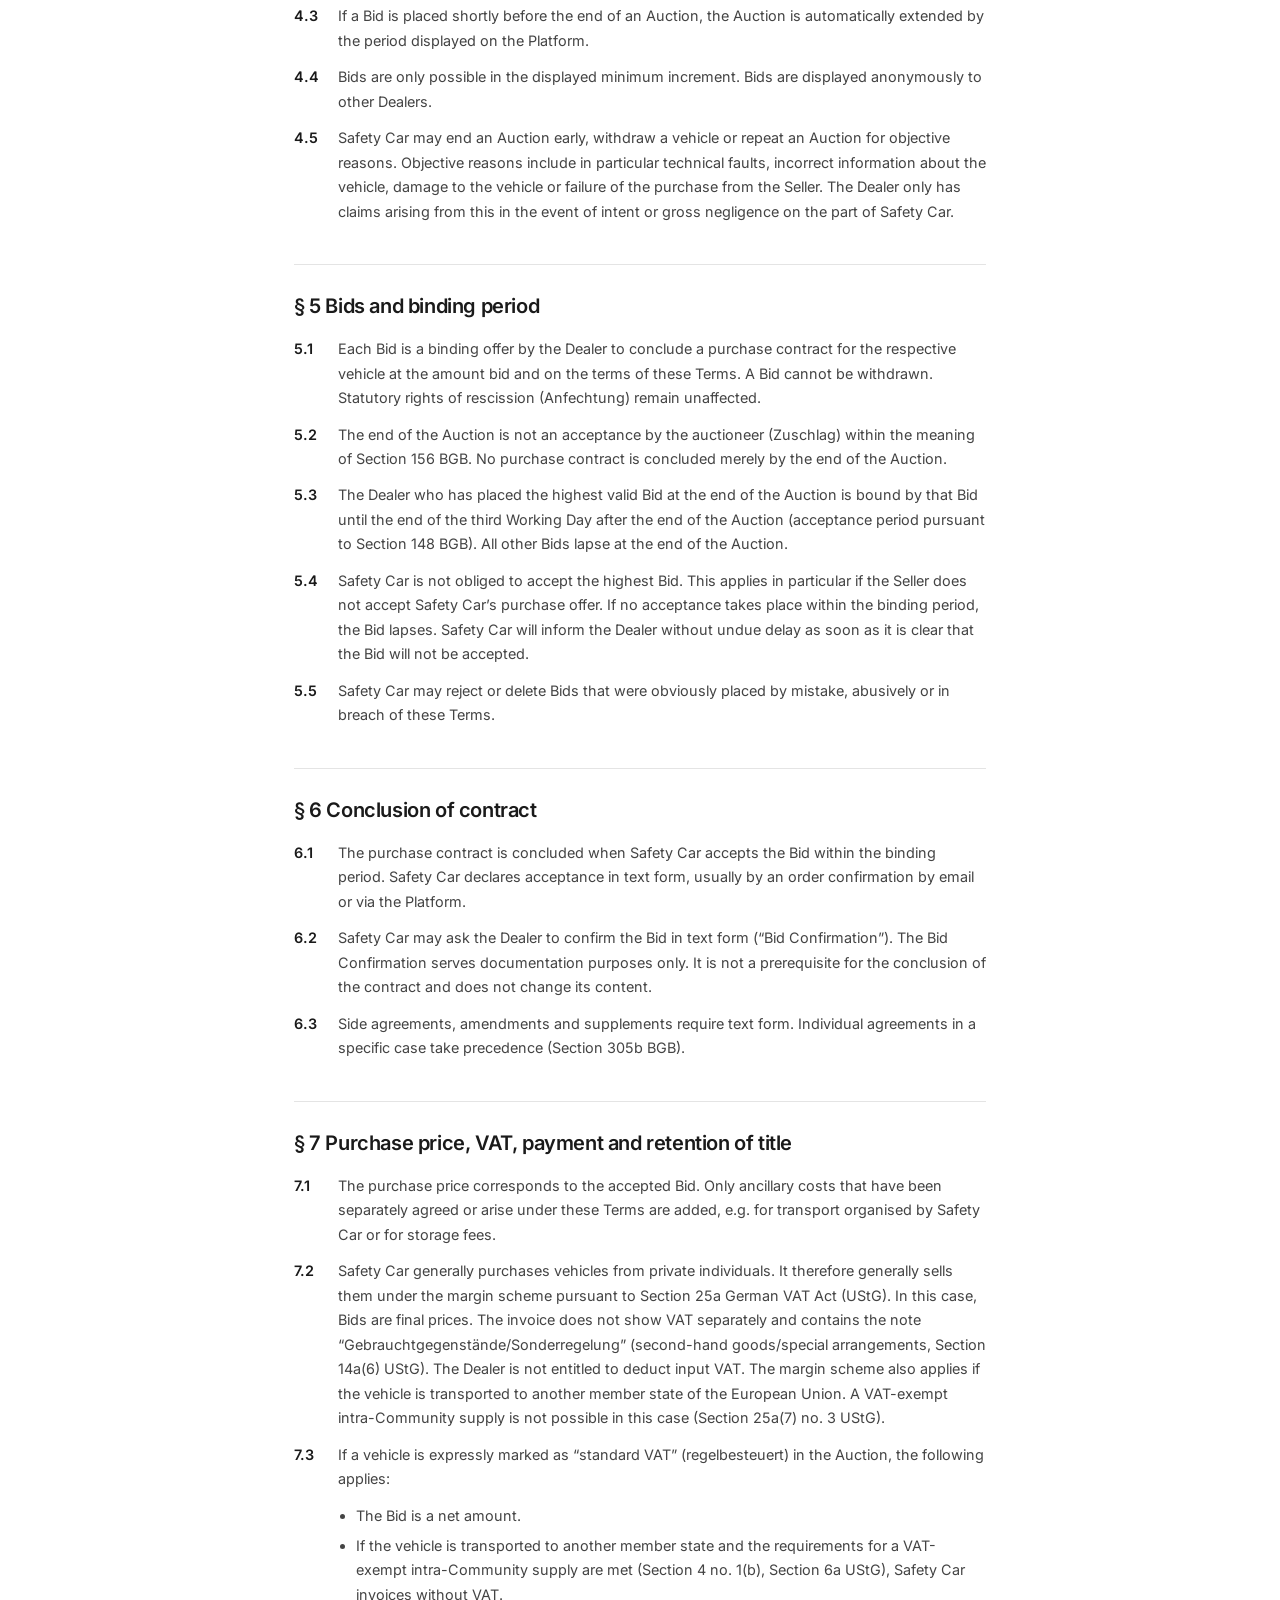
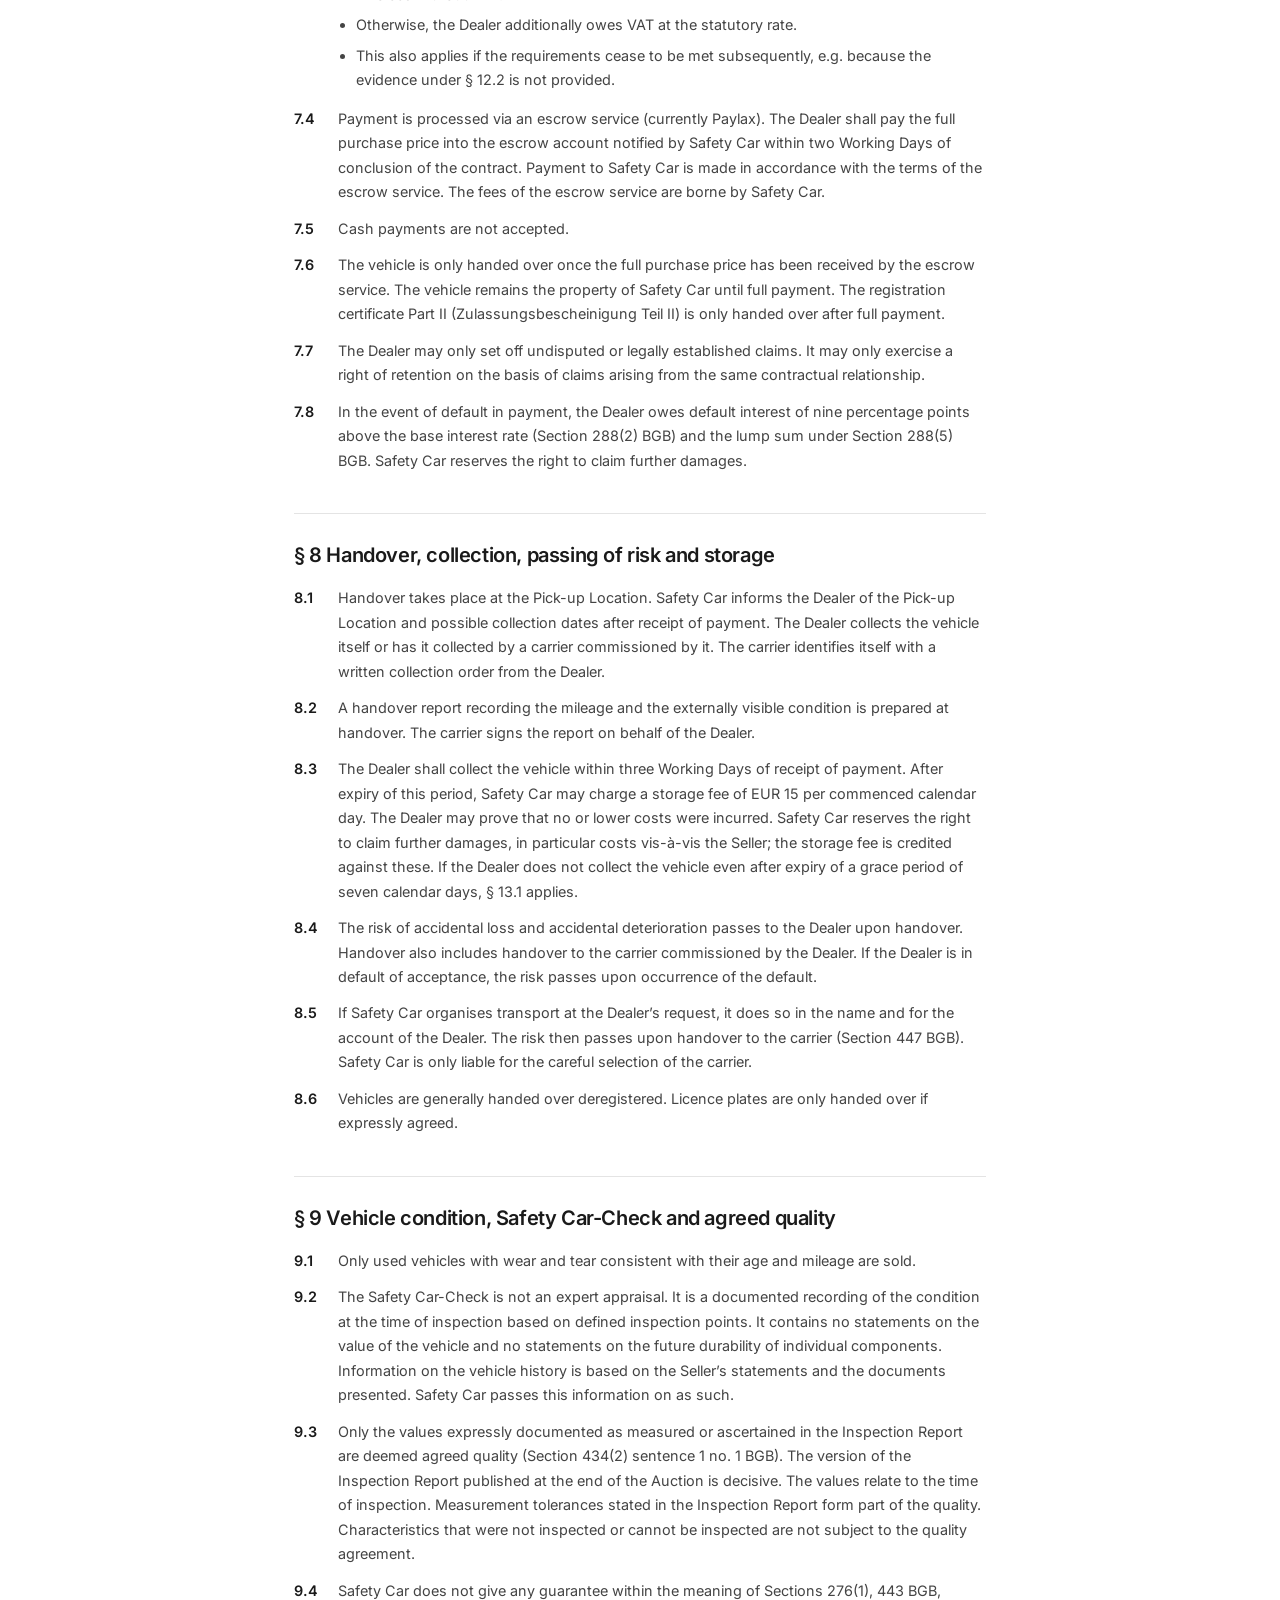
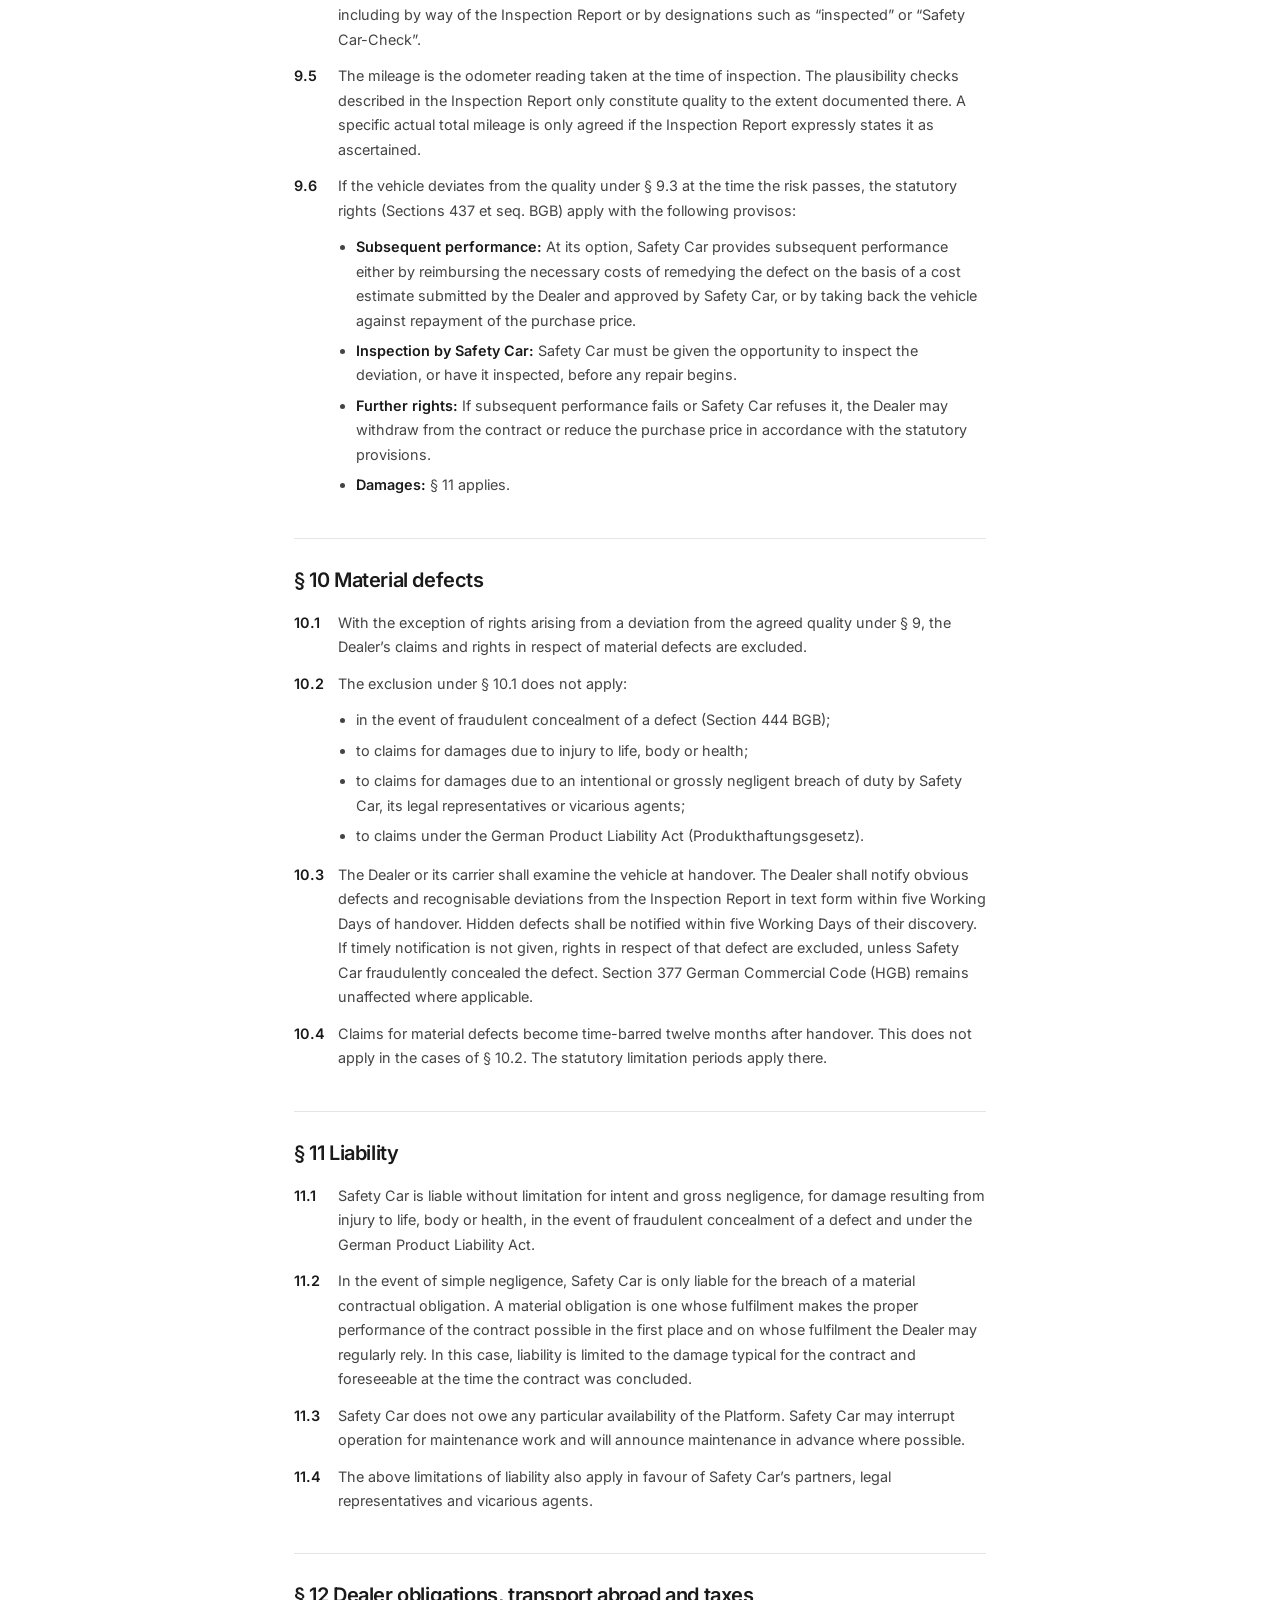
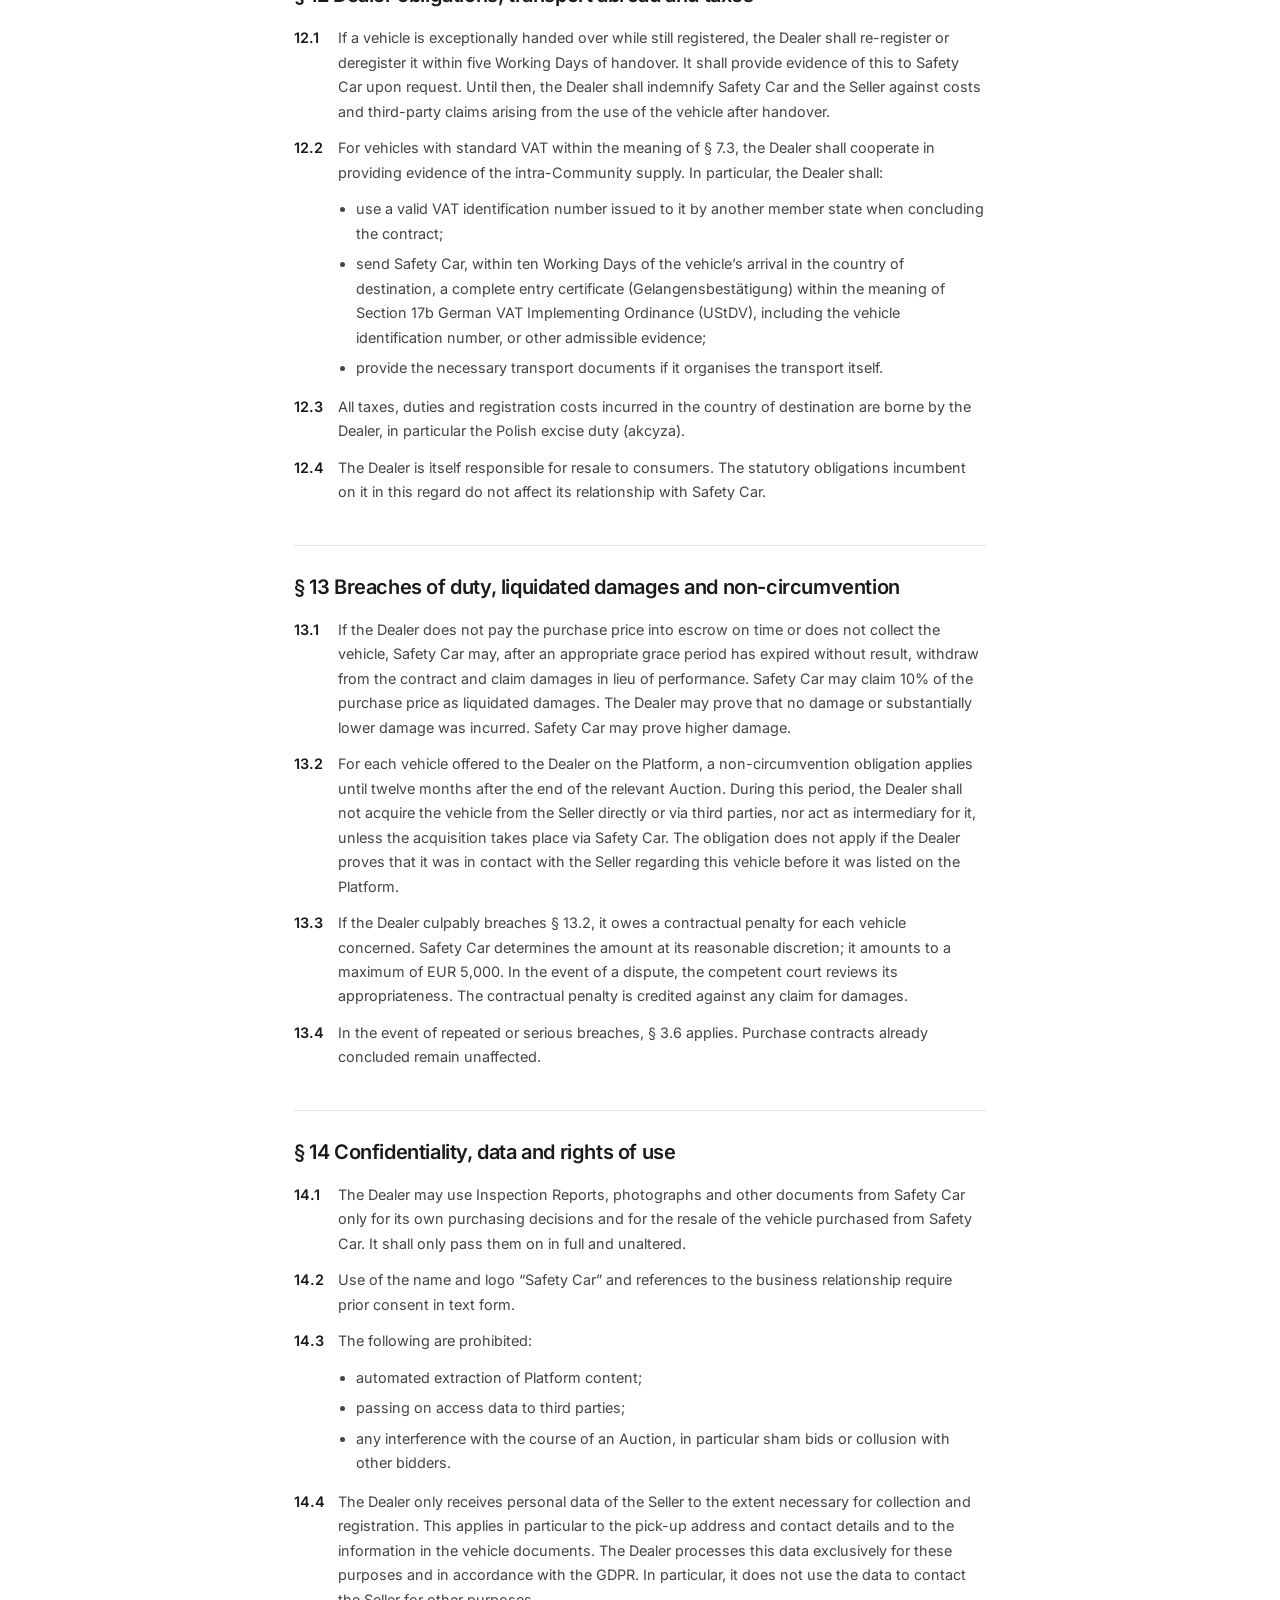
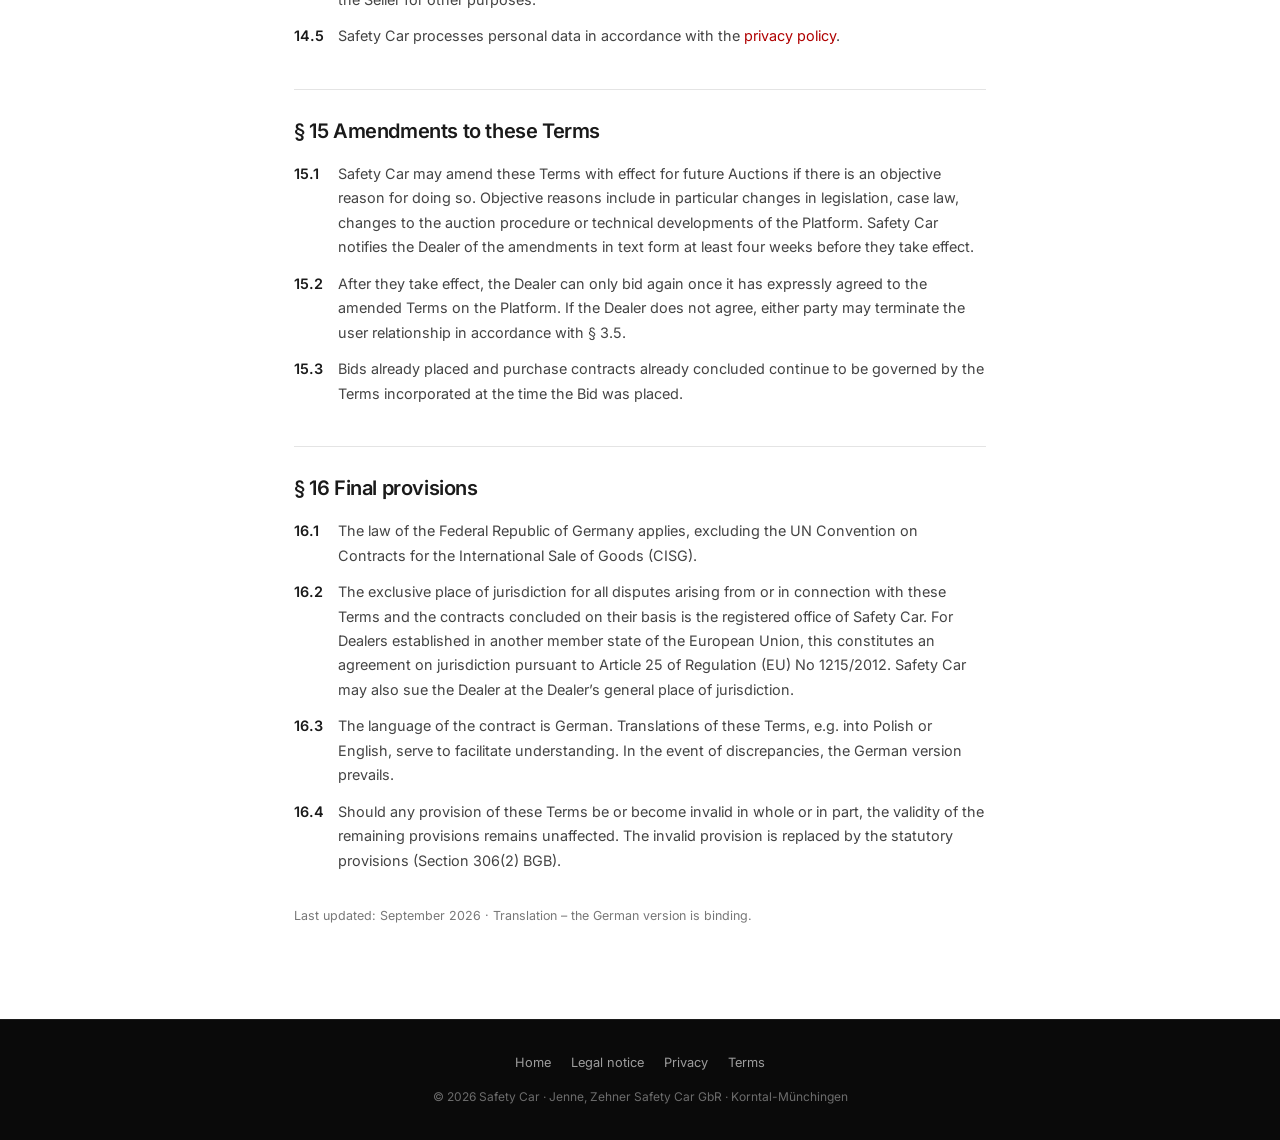
<file: agb.html>
<!DOCTYPE html>
<html lang="de">
<head>
  <meta charset="UTF-8" />
  <meta name="viewport" content="width=device-width, initial-scale=1.0" />
  <title>AGB – Safety Car</title>

  <!-- Symbole (Browser-Tab, Lesezeichen, Startbildschirm) -->
  <link rel="icon" href="favicon.svg" type="image/svg+xml" />
  <link rel="icon" href="favicon-32.png" sizes="32x32" type="image/png" />
  <link rel="icon" href="favicon-16.png" sizes="16x16" type="image/png" />
  <link rel="apple-touch-icon" href="apple-touch-icon.png" />
  <link rel="shortcut icon" href="favicon.ico" />

  <meta name="description" content="Allgemeine Geschäftsbedingungen der Jenne, Zehner Safety Car GbR für die Teilnahme an der Safety Car-Auktion und den Kauf von Fahrzeugen durch gewerbliche Händler. Terms and Conditions · Ogólne Warunki Handlowe." />
  <link rel="stylesheet" href="fonts.css" />
  <style>
    *, *::before, *::after { box-sizing: border-box; margin: 0; padding: 0; }
    html { scroll-behavior: smooth; }
    :root {
      --red: #B00000; --red-h: #C80000; --ink: #0A0A0A; --ink-b: #1C1C1C;
      --text: #1a1a1a; --mid: #444; --muted: #777; --border: #E4E4E4;
      --bg: #fff; --bg-off: #F8F8F8;
    }
    body { font-family: 'Inter', sans-serif; background: var(--bg); color: var(--text); line-height: 1.7; -webkit-font-smoothing: antialiased; }

    .ds-header { background:#fff; padding:0 5%; height:104px; display:flex; align-items:center; justify-content:space-between; position:sticky; top:0; z-index:50; border-bottom:1px solid #ECECEC; }
    .ds-header .logo-img { height:60px; width:auto; display:block; }
    .back-link { font-family:'Montserrat',sans-serif; font-weight:500; font-size:.75rem; letter-spacing:.06em; text-transform:uppercase; color:#666; text-decoration:none; display:inline-flex; align-items:center; gap:7px; transition:color .2s; }
    .back-link:hover { color:#111; }
    .back-link svg { stroke:currentColor; fill:none; stroke-width:2; }

    .ds-hero { background:var(--bg-off); border-bottom:1px solid var(--border); padding:56px 5% 48px; }
    .ds-hero-inner { max-width:820px; margin:0 auto; }
    .ds-tag { display:inline-block; font-family:'Montserrat',sans-serif; font-weight:600; font-size:.65rem; letter-spacing:.14em; text-transform:uppercase; color:var(--red); background:rgba(176,0,0,.08); border:1px solid rgba(176,0,0,.2); padding:4px 13px; border-radius:100px; margin-bottom:16px; }
    .ds-hero h1 { font-family:'Montserrat',sans-serif; font-weight:800; font-size:clamp(1.8rem,4vw,2.6rem); letter-spacing:-.03em; line-height:1.1; margin-bottom:12px; }
    .ds-hero p { color:var(--muted); font-size:.92rem; max-width:560px; }

    .ds-content { max-width:820px; margin:0 auto; padding:56px 5% 80px; }
    .ds-content h2 { font-family:'Montserrat',sans-serif; font-weight:700; font-size:1.25rem; letter-spacing:-.02em; margin:40px 0 14px; padding-top:24px; border-top:1px solid var(--border); color:var(--text); }
    .ds-content p { font-size:.9rem; color:var(--mid); margin-bottom:12px; }
    .ds-content p.cl { padding-left:44px; position:relative; }
    .ds-content p.cl .n { position:absolute; left:0; top:0; font-weight:600; color:var(--text); }
    .ds-content ul { margin:0 0 14px 44px; padding-left:18px; }
    .ds-content li { font-size:.9rem; color:var(--mid); margin-bottom:6px; }
    .ds-content a { color:var(--red); text-decoration:none; }
    .ds-content a:hover { text-decoration:underline; }
    .ds-content strong { color:var(--text); font-weight:600; }

    .ds-box { background:var(--bg-off); border-left:3px solid var(--red); border-radius:0 8px 8px 0; padding:18px 22px; margin:18px 0 24px; }
    .ds-box p { margin-bottom:0; font-size:.88rem; }

    .ds-resp { background:var(--ink); color:#fff; border-radius:12px; padding:24px 26px; margin-bottom:8px; }
    .ds-resp p { color:rgba(255,255,255,.7); font-size:.88rem; margin-bottom:4px; }
    .ds-resp strong { color:#fff; }
    .ds-resp a { color:#fff; }

    .ds-toc { background:var(--bg-off); border:1px solid var(--border); border-radius:10px; padding:20px 24px; margin:24px 0 8px; }
    .ds-toc p { font-family:'Montserrat',sans-serif; font-weight:600; font-size:.7rem; letter-spacing:.1em; text-transform:uppercase; color:var(--muted); margin-bottom:12px; }
    .ds-toc ol { padding-left:0; list-style:none; columns:2; column-gap:28px; }
    .ds-toc li { font-size:.86rem; margin-bottom:6px; break-inside:avoid; }
    .ds-toc a { color:var(--mid); }
    .ds-toc a:hover { color:var(--red); }

    .ds-footer { background:var(--ink); color:rgba(255,255,255,.4); padding:32px 5%; text-align:center; border-top:1px solid var(--ink-b); }
    .ds-footer a { color:rgba(255,255,255,.6); text-decoration:none; font-size:.8rem; }
    .ds-footer a:hover { color:#fff; }
    .ds-footer-links { display:flex; gap:20px; justify-content:center; margin-bottom:14px; flex-wrap:wrap; }
    .ds-footer-copy { font-size:.75rem; }

    @media(max-width:600px){
      .ds-content h2 { font-size:1.1rem; }
      .ds-content p.cl { padding-left:36px; }
      .ds-content ul { margin-left:36px; }
      .ds-toc ol { columns:1; }
    }
    @media print {
      .ds-header, .ds-footer, .ds-toc { display:none; }
      .ds-hero { padding:0 0 16px; background:none; }
      .ds-content { padding:0; max-width:none; }
    }

    .top-right { display:flex; align-items:center; gap:18px; }
    .lang { display:inline-flex; align-items:center; gap:2px; border:1px solid var(--border); border-radius:8px; padding:3px 6px; background:#fff; }
    .lang button { font-family:'Montserrat',sans-serif; font-weight:700; font-size:.72rem; letter-spacing:.03em; color:#9a9a9a; background:none; border:none; cursor:pointer; padding:3px 6px; border-radius:5px; }
    .lang button.active { color:var(--red); }
    .lang .sep { color:#d5d5d5; font-size:.72rem; }
    body.l-de [data-l]:not([data-l="de"]),
    body.l-en [data-l]:not([data-l="en"]),
    body.l-pl [data-l]:not([data-l="pl"]) { display:none !important; }
    @media(max-width:560px){ .back-link .bl-text { display:none; } .ds-header { height:80px; } .ds-header .logo-img { height:50px; } }
    @media print { .lang { display:none; } }
  </style>
</head>
<body class="l-de">

<header class="ds-header">
  <a href="index.html" aria-label="Safety Car"><img src="logo.png" alt="Safety Car" class="logo-img"></a>
  <div class="top-right">
    <div class="lang" role="group" aria-label="Sprache / Language / Język">
      <button type="button" data-lang="pl">PL</button><span class="sep">|</span>
      <button type="button" data-lang="de">DE</button><span class="sep">|</span>
      <button type="button" data-lang="en">EN</button>
    </div>
    <a href="index.html" class="back-link">
      <svg width="14" height="14" viewBox="0 0 24 24"><path d="M19 12H5M12 19l-7-7 7-7"/></svg>
      <span class="bl-text"><span data-l="de">Zurück zur Webseite</span><span data-l="en">Back to website</span><span data-l="pl">Powrót do strony</span></span>
    </a>
  </div>
</header>

<section class="ds-hero">
  <div class="ds-hero-inner">
    <span class="ds-tag"><span data-l="de">Rechtliches</span><span data-l="en">Legal</span><span data-l="pl">Informacje prawne</span></span>
    <h1><span data-l="de">Allgemeine Geschäfts&shy;bedingungen</span><span data-l="en">General Terms and Conditions</span><span data-l="pl">Ogólne Warunki Handlowe</span></h1>
    <p data-l="de">für die Teilnahme an der Safety Car-Auktion und den Kauf von Fahrzeugen durch gewerbliche Händler</p>
    <p data-l="en">for participation in the Safety Car auction and the purchase of vehicles by commercial dealers</p>
    <p data-l="pl">dotyczące udziału w aukcji Safety Car oraz zakupu pojazdów przez dealerów prowadzących działalność gospodarczą</p>
  </div>
</section>

<main class="ds-content">
<div data-l="de" lang="de">

  <div class="ds-resp">
    <p style="font-family:'Montserrat',sans-serif;font-weight:600;font-size:.7rem;letter-spacing:.12em;text-transform:uppercase;color:#B00000;margin-bottom:10px;">Vertragspartner</p>
    <p><strong>Jenne, Zehner Safety Car GbR</strong></p>
    <p>vertreten durch die Gesellschafter Jan-Luca Zehner und Simon Jenne</p>
    <p>Hauptstraße 40, 70825 Korntal-Münchingen</p>
    <p>E-Mail: <a href="mailto:kontakt@safetycar.net">kontakt@safetycar.net</a></p>
    <p>Telefon: <a href="tel:+4915757076079" style="color:rgba(255,255,255,.7);">+49 157 570 760 79</a></p>
  </div>

  <nav class="ds-toc" aria-label="Inhaltsverzeichnis">
    <p>Inhalt</p>
    <ol>
      <li><a href="#p1">§ 1 Geltungsbereich und Begriffe</a></li>
      <li><a href="#p2">§ 2 Stellung von Safety Car</a></li>
      <li><a href="#p3">§ 3 Registrierung und Händlerkonto</a></li>
      <li><a href="#p4">§ 4 Ablauf der Auktion</a></li>
      <li><a href="#p5">§ 5 Gebote und Bindungsfrist</a></li>
      <li><a href="#p6">§ 6 Vertragsschluss</a></li>
      <li><a href="#p7">§ 7 Kaufpreis, Umsatzsteuer, Zahlung</a></li>
      <li><a href="#p8">§ 8 Übergabe, Abholung, Gefahrübergang</a></li>
      <li><a href="#p9">§ 9 Fahrzeugzustand und Safety Car-Check</a></li>
      <li><a href="#p10">§ 10 Sachmängel</a></li>
      <li><a href="#p11">§ 11 Haftung</a></li>
      <li><a href="#p12">§ 12 Pflichten des Händlers, Steuern</a></li>
      <li><a href="#p13">§ 13 Pflichtverletzungen, Umgehungsverbot</a></li>
      <li><a href="#p14">§ 14 Vertraulichkeit und Daten</a></li>
      <li><a href="#p15">§ 15 Änderungen dieser AGB</a></li>
      <li><a href="#p16">§ 16 Schlussbestimmungen</a></li>
    </ol>
  </nav>

  <!-- § 1 -->
  <h2 id="p1">§ 1 Geltungsbereich, Vertragspartner und Begriffe</h2>
  <p class="cl"><span class="n">1.1</span>Diese Allgemeinen Geschäftsbedingungen („AGB“) gelten für die Nutzung der von der Jenne, Zehner Safety Car GbR („Safety Car“) unter auktion.safetycar.net betriebenen Auktionsplattform („Plattform“) sowie für alle Kaufverträge über Fahrzeuge, die Safety Car auf dieser Grundlage mit Händlern schließt.</p>
  <p class="cl"><span class="n">1.2</span>Die Plattform richtet sich ausschließlich an Unternehmer im Sinne des § 14 BGB, die gewerblich mit Kraftfahrzeugen handeln („Händler“). Verbraucher im Sinne des § 13 BGB sind von der Teilnahme ausgeschlossen. Der Händler versichert, bei Registrierung und bei jedem Gebot in Ausübung seiner gewerblichen Tätigkeit zu handeln.</p>
  <p class="cl"><span class="n">1.3</span>Abweichende, entgegenstehende oder ergänzende Bedingungen des Händlers werden nicht Vertragsbestandteil, es sei denn, Safety Car stimmt ihrer Geltung ausdrücklich in Textform zu. Dies gilt auch dann, wenn Safety Car in Kenntnis solcher Bedingungen leistet.</p>
  <p class="cl"><span class="n">1.4</span>Im Sinne dieser AGB bezeichnen:</p>
  <ul>
    <li><strong>„Auktion“</strong> das zeitlich befristete Bietverfahren auf der Plattform;</li>
    <li><strong>„Gebot“</strong> das verbindliche Angebot eines Händlers, ein Fahrzeug zum genannten Betrag zu kaufen;</li>
    <li><strong>„Verkäufer“</strong> die Person, von der Safety Car das Fahrzeug ankauft;</li>
    <li><strong>„Prüfprotokoll“</strong> die Dokumentation des Safety Car-Checks;</li>
    <li><strong>„Abholort“</strong> den Standort des Fahrzeugs beim Verkäufer oder einen anderen von Safety Car benannten Übergabeort;</li>
    <li><strong>„Werktage“</strong> die Tage Montag bis Freitag mit Ausnahme der gesetzlichen Feiertage in Baden-Württemberg.</li>
  </ul>
  <p class="cl"><span class="n">1.5</span>Die Pflichten nach § 312i Abs. 1 Satz 1 Nr. 1 bis 3 und Satz 2 BGB finden gemäß § 312i Abs. 2 Satz 2 BGB keine Anwendung.</p>

  <!-- § 2 -->
  <h2 id="p2">§ 2 Stellung von Safety Car und Geschäftsmodell</h2>
  <p class="cl"><span class="n">2.1</span>Safety Car kauft Gebrauchtfahrzeuge im eigenen Namen und auf eigene Rechnung an und verkauft sie an Händler weiter. Safety Car ist selbst Verkäufer gegenüber dem Händler und handelt nicht als Vermittler oder Makler.</p>
  <p class="cl"><span class="n">2.2</span>Der Kaufvertrag über ein Fahrzeug kommt ausschließlich zwischen Safety Car und dem Händler zustande. Zwischen Verkäufer und Händler entstehen keine vertraglichen Beziehungen.</p>
  <p class="cl"><span class="n">2.3</span>Fahrzeuge werden in der Regel versteigert, bevor Safety Car sie vom Verkäufer erworben hat. Safety Car nimmt ein Gebot deshalb erst an, wenn der Ankauf gesichert ist (§ 5, § 6). Das Verhältnis zwischen Safety Car und dem Verkäufer richtet sich nach einem gesonderten Ankaufvertrag.</p>
  <p class="cl"><span class="n">2.4</span>Ein Anspruch des Händlers auf Durchführung einer Auktion, auf ein bestimmtes Fahrzeugangebot oder auf einen bestimmten Preis besteht nicht.</p>

  <!-- § 3 -->
  <h2 id="p3">§ 3 Registrierung, Händlerkonto und Nutzungsverhältnis</h2>
  <p class="cl"><span class="n">3.1</span>Die Teilnahme setzt eine Registrierung und die Freigabe durch Safety Car voraus. Der Händler macht alle angeforderten Angaben vollständig und wahrheitsgemäß und legt auf Verlangen Nachweise vor, insbesondere Gewerbeanmeldung oder Registerauszug, Identitätsnachweis des Vertretungsberechtigten und – soweit vorhanden – seine Umsatzsteuer-Identifikationsnummer. Safety Car ist berechtigt, die Umsatzsteuer-Identifikationsnummer beim Bundeszentralamt für Steuern bestätigen zu lassen.</p>
  <p class="cl"><span class="n">3.2</span>Ein Anspruch auf Freigabe besteht nicht.</p>
  <p class="cl"><span class="n">3.3</span>Der Händler hält seine Zugangsdaten geheim und schützt sie vor dem Zugriff Dritter. Über sein Konto abgegebene Gebote werden ihm zugerechnet, es sei denn, er hat den Missbrauch nicht zu vertreten. Einen Verdacht auf Missbrauch sowie Änderungen seiner Registrierungsdaten teilt er Safety Car unverzüglich mit.</p>
  <p class="cl"><span class="n">3.4</span>Safety Car kann für jeden Händler ein Bietlimit festlegen. Das Bietlimit ist die Summe aller Beträge aus Höchstgeboten des Händlers, die noch in der Bindungsfrist sind, und aus Kaufverträgen, die noch nicht vollständig bezahlt sind. Safety Car legt das Bietlimit für jeden Händler individuell fest und kann es nach pflichtgemäßem Ermessen anpassen, insbesondere nach vollständig abgewickelten Käufen. Das jeweils geltende Bietlimit wird im Händlerkonto angezeigt. Gebote, die das Bietlimit überschreiten, nimmt die Plattform nicht an. Wird ein solches Gebot dennoch erfasst, ist Safety Car nicht verpflichtet, es zu berücksichtigen.</p>
  <p class="cl"><span class="n">3.5</span>Das Nutzungsverhältnis läuft auf unbestimmte Zeit. Jede Partei kann es jederzeit in Textform kündigen. Das Recht zur Kündigung aus wichtigem Grund bleibt unberührt. Gebote in laufender Bindungsfrist und bereits geschlossene Kaufverträge werden nach diesen AGB abgewickelt.</p>
  <p class="cl"><span class="n">3.6</span>Verstößt der Händler gegen wesentliche Pflichten aus diesen AGB, kann Safety Car das Händlerkonto vorübergehend sperren. Bei schwerwiegenden oder wiederholten Verstößen kann Safety Car das Nutzungsverhältnis aus wichtigem Grund kündigen. Bei der Wahl der Maßnahme berücksichtigt Safety Car die berechtigten Interessen des Händlers. § 13 bleibt unberührt.</p>

  <!-- § 4 -->
  <h2 id="p4">§ 4 Ablauf der Auktion</h2>
  <p class="cl"><span class="n">4.1</span>Safety Car stellt das Fahrzeug mit Fahrzeugdaten, Lichtbildern, dem Prüfprotokoll und einem Startpreis auf der Plattform ein.</p>
  <p class="cl"><span class="n">4.2</span>Beginn und Ende jeder Auktion werden auf der Plattform angezeigt. Auktionen finden in der Regel an Werktagen zwischen 17:00 und 20:00 Uhr (deutsche Zeit) statt.</p>
  <p class="cl"><span class="n">4.3</span>Wird kurz vor Auktionsende ein Gebot abgegeben, verlängert sich die Auktion automatisch um den auf der Plattform angezeigten Zeitraum.</p>
  <p class="cl"><span class="n">4.4</span>Gebote sind nur in der angezeigten Mindesterhöhung möglich. Gegenüber anderen Händlern werden Gebote anonym angezeigt.</p>
  <p class="cl"><span class="n">4.5</span>Safety Car kann eine Auktion aus sachlichem Grund vorzeitig beenden, ein Fahrzeug zurückziehen oder eine Auktion wiederholen. Sachliche Gründe sind insbesondere technische Störungen, fehlerhafte Angaben zum Fahrzeug, eine Beschädigung des Fahrzeugs oder das Scheitern des Ankaufs. Ansprüche des Händlers hieraus bestehen nur bei Vorsatz oder grober Fahrlässigkeit von Safety Car.</p>

  <!-- § 5 -->
  <h2 id="p5">§ 5 Gebote und Bindungsfrist</h2>
  <p class="cl"><span class="n">5.1</span>Jedes Gebot ist ein verbindliches Angebot des Händlers zum Abschluss eines Kaufvertrags über das jeweilige Fahrzeug zum gebotenen Betrag und zu den Bedingungen dieser AGB. Ein Gebot kann nicht zurückgenommen werden. Gesetzliche Anfechtungsrechte bleiben unberührt.</p>
  <p class="cl"><span class="n">5.2</span>Das Ende der Auktion ist kein Zuschlag im Sinne des § 156 BGB. Allein durch das Auktionsende kommt kein Kaufvertrag zustande.</p>
  <p class="cl"><span class="n">5.3</span>Der Händler, der bei Auktionsende das höchste wirksame Gebot abgegeben hat, ist an dieses Gebot bis zum Ablauf des dritten Werktags nach Auktionsende gebunden (Annahmefrist gemäß § 148 BGB). Alle übrigen Gebote erlöschen mit dem Auktionsende.</p>
  <p class="cl"><span class="n">5.4</span>Safety Car ist nicht verpflichtet, das Höchstgebot anzunehmen. Das gilt insbesondere, wenn der Verkäufer das Ankaufsangebot von Safety Car nicht annimmt. Kommt innerhalb der Bindungsfrist keine Annahme zustande, erlischt das Gebot. Safety Car informiert den Händler unverzüglich, sobald feststeht, dass das Gebot nicht angenommen wird.</p>
  <p class="cl"><span class="n">5.5</span>Safety Car kann Gebote zurückweisen oder streichen, die offensichtlich irrtümlich, missbräuchlich oder unter Verstoß gegen diese AGB abgegeben wurden.</p>

  <!-- § 6 -->
  <h2 id="p6">§ 6 Vertragsschluss</h2>
  <p class="cl"><span class="n">6.1</span>Der Kaufvertrag kommt zustande, wenn Safety Car das Gebot innerhalb der Bindungsfrist annimmt. Safety Car erklärt die Annahme in Textform, in der Regel durch eine Auftragsbestätigung per E-Mail oder über die Plattform.</p>
  <p class="cl"><span class="n">6.2</span>Safety Car kann den Händler bitten, das Gebot in Textform zu bestätigen („Gebotsbestätigung“). Die Gebotsbestätigung dient nur der Dokumentation. Sie ist keine Voraussetzung für das Zustandekommen des Vertrags und ändert dessen Inhalt nicht.</p>
  <p class="cl"><span class="n">6.3</span>Nebenabreden, Änderungen und Ergänzungen bedürfen der Textform. Individuelle Vereinbarungen im Einzelfall haben Vorrang (§ 305b BGB).</p>

  <!-- § 7 -->
  <h2 id="p7">§ 7 Kaufpreis, Umsatzsteuer, Zahlung und Eigentumsvorbehalt</h2>
  <p class="cl"><span class="n">7.1</span>Der Kaufpreis entspricht dem angenommenen Gebot. Hinzu kommen nur die Nebenkosten, die gesondert vereinbart sind oder nach diesen AGB anfallen, etwa für einen von Safety Car organisierten Transport oder für Standgeld.</p>
  <p class="cl"><span class="n">7.2</span>Safety Car kauft Fahrzeuge in der Regel von Privatpersonen an. Safety Car verkauft sie deshalb grundsätzlich unter Anwendung der Differenzbesteuerung nach § 25a UStG. Gebote sind in diesem Fall Endpreise. Die Rechnung weist keine Umsatzsteuer gesondert aus und enthält den Hinweis „Gebrauchtgegenstände/Sonderregelung“ (§ 14a Abs. 6 UStG). Ein Vorsteuerabzug des Händlers ist ausgeschlossen. Die Differenzbesteuerung gilt auch dann, wenn das Fahrzeug in einen anderen Mitgliedstaat der Europäischen Union gelangt. Eine steuerfreie innergemeinschaftliche Lieferung ist dann nicht möglich (§ 25a Abs. 7 Nr. 3 UStG).</p>
  <p class="cl"><span class="n">7.3</span>Ist ein Fahrzeug in der Auktion ausdrücklich als „regelbesteuert“ gekennzeichnet, gilt Folgendes:</p>
  <ul>
    <li>Das Gebot ist ein Nettobetrag.</li>
    <li>Gelangt das Fahrzeug in einen anderen Mitgliedstaat und liegen die Voraussetzungen einer steuerfreien innergemeinschaftlichen Lieferung vor (§ 4 Nr. 1 Buchst. b, § 6a UStG), rechnet Safety Car ohne Umsatzsteuer ab.</li>
    <li>Andernfalls schuldet der Händler zusätzlich die Umsatzsteuer in gesetzlicher Höhe.</li>
    <li>Das gilt auch, wenn die Voraussetzungen nachträglich entfallen, etwa weil die Nachweise nach § 12.2 nicht vorliegen.</li>
  </ul>
  <p class="cl"><span class="n">7.4</span>Die Zahlung wird über einen Treuhanddienst abgewickelt (derzeit Paylax). Der Händler zahlt den vollständigen Kaufpreis innerhalb von zwei Werktagen nach Vertragsschluss auf das von Safety Car mitgeteilte Treuhandkonto ein. Die Auszahlung an Safety Car erfolgt nach den Bedingungen des Treuhanddienstes. Die Gebühren des Treuhanddienstes trägt Safety Car.</p>
  <p class="cl"><span class="n">7.5</span>Barzahlungen werden nicht angenommen.</p>
  <p class="cl"><span class="n">7.6</span>Das Fahrzeug wird erst übergeben, wenn der vollständige Kaufpreis beim Treuhanddienst eingegangen ist. Bis zur vollständigen Zahlung bleibt das Fahrzeug Eigentum von Safety Car. Die Zulassungsbescheinigung Teil II wird erst nach vollständiger Zahlung ausgehändigt.</p>
  <p class="cl"><span class="n">7.7</span>Der Händler kann nur mit unbestrittenen oder rechtskräftig festgestellten Forderungen aufrechnen. Ein Zurückbehaltungsrecht kann er nur wegen Ansprüchen aus demselben Vertragsverhältnis ausüben.</p>
  <p class="cl"><span class="n">7.8</span>Bei Zahlungsverzug schuldet der Händler Verzugszinsen in Höhe von neun Prozentpunkten über dem Basiszinssatz (§ 288 Abs. 2 BGB) sowie die Pauschale nach § 288 Abs. 5 BGB. Die Geltendmachung eines weitergehenden Schadens bleibt vorbehalten.</p>

  <!-- § 8 -->
  <h2 id="p8">§ 8 Übergabe, Abholung, Gefahrübergang und Standzeit</h2>
  <p class="cl"><span class="n">8.1</span>Die Übergabe erfolgt am Abholort. Safety Car teilt dem Händler den Abholort und mögliche Abholtermine nach Zahlungseingang mit. Der Händler holt das Fahrzeug selbst ab oder lässt es durch eine von ihm beauftragte Transportperson abholen. Die Transportperson weist sich durch einen schriftlichen Abholauftrag des Händlers aus.</p>
  <p class="cl"><span class="n">8.2</span>Bei der Übergabe wird ein Übergabeprotokoll mit Kilometerstand und äußerlich erkennbarem Zustand erstellt. Die Transportperson unterzeichnet das Protokoll für den Händler.</p>
  <p class="cl"><span class="n">8.3</span>Der Händler holt das Fahrzeug innerhalb von drei Werktagen nach Zahlungseingang ab. Nach Ablauf dieser Frist kann Safety Car ein Standgeld von 15 EUR je angefangenem Kalendertag verlangen. Der Händler kann nachweisen, dass kein oder ein geringerer Aufwand entstanden ist. Ein weitergehender Schaden, insbesondere Kosten gegenüber dem Verkäufer, bleibt vorbehalten; das Standgeld wird darauf angerechnet. Holt der Händler das Fahrzeug auch nach Ablauf einer Nachfrist von sieben Kalendertagen nicht ab, gilt § 13.1.</p>
  <p class="cl"><span class="n">8.4</span>Die Gefahr des zufälligen Untergangs und der zufälligen Verschlechterung geht mit der Übergabe auf den Händler über. Übergabe ist auch die Übergabe an die vom Händler beauftragte Transportperson. Befindet sich der Händler im Annahmeverzug, geht die Gefahr bereits mit Eintritt des Verzugs über.</p>
  <p class="cl"><span class="n">8.5</span>Organisiert Safety Car auf Wunsch des Händlers den Transport, geschieht dies im Namen und für Rechnung des Händlers. Die Gefahr geht dann mit Übergabe an die Transportperson über (§ 447 BGB). Safety Car haftet nur für die sorgfältige Auswahl der Transportperson.</p>
  <p class="cl"><span class="n">8.6</span>Fahrzeuge werden grundsätzlich außer Betrieb gesetzt übergeben. Kennzeichen werden nur übergeben, wenn dies ausdrücklich vereinbart ist.</p>

  <!-- § 9 -->
  <h2 id="p9">§ 9 Fahrzeugzustand, Safety Car-Check und vereinbarte Beschaffenheit</h2>
  <p class="cl"><span class="n">9.1</span>Verkauft werden ausschließlich gebrauchte Fahrzeuge mit altersgemäßem und laufleistungsbedingtem Verschleiß.</p>
  <p class="cl"><span class="n">9.2</span>Der Safety Car-Check ist kein Sachverständigengutachten. Er ist eine dokumentierte Zustandsaufnahme zum Prüfzeitpunkt anhand festgelegter Prüfpunkte. Er enthält keine Aussagen zum Fahrzeugwert und keine Aussagen zur künftigen Haltbarkeit einzelner Bauteile. Angaben zur Fahrzeughistorie beruhen auf den Angaben des Verkäufers und den vorgelegten Unterlagen. Safety Car gibt sie als solche weiter.</p>
  <p class="cl"><span class="n">9.3</span>Als vereinbarte Beschaffenheit (§ 434 Abs. 2 Satz 1 Nr. 1 BGB) gelten ausschließlich die Werte, die im Prüfprotokoll ausdrücklich als gemessen oder festgestellt dokumentiert sind. Maßgeblich ist die bei Auktionsende veröffentlichte Fassung des Prüfprotokolls. Die Werte beziehen sich auf den Prüfzeitpunkt. Im Prüfprotokoll angegebene Messtoleranzen gehören zur Beschaffenheit. Eigenschaften, die nicht geprüft wurden oder nicht prüfbar sind, sind nicht Gegenstand der Beschaffenheitsvereinbarung.</p>
  <p class="cl"><span class="n">9.4</span>Eine Garantie im Sinne der §§ 276 Abs. 1, 443 BGB übernimmt Safety Car nicht, auch nicht durch das Prüfprotokoll oder durch Bezeichnungen wie „geprüft“ oder „Safety Car-Check“.</p>
  <p class="cl"><span class="n">9.5</span>Als Laufleistung gilt der zum Prüfzeitpunkt abgelesene Stand des Wegstreckenzählers. Die im Prüfprotokoll beschriebenen Plausibilitätsprüfungen werden nur in dem dort dokumentierten Umfang Beschaffenheit. Eine bestimmte tatsächliche Gesamtfahrleistung ist nur vereinbart, wenn das Prüfprotokoll sie ausdrücklich als festgestellt ausweist.</p>
  <p class="cl"><span class="n">9.6</span>Weicht das Fahrzeug bei Gefahrübergang von der Beschaffenheit nach § 9.3 ab, gelten die gesetzlichen Rechte (§§ 437 ff. BGB) mit folgenden Maßgaben:</p>
  <ul>
    <li><strong>Nacherfüllung:</strong> Safety Car leistet nach eigener Wahl Nacherfüllung, indem es die erforderlichen Kosten der Mangelbeseitigung nach einem vom Händler vorgelegten und von Safety Car freigegebenen Kostenvoranschlag erstattet, oder indem es das Fahrzeug gegen Rückzahlung des Kaufpreises zurücknimmt.</li>
    <li><strong>Prüfung durch Safety Car:</strong> Safety Car ist Gelegenheit zu geben, die Abweichung vor Beginn einer Reparatur zu prüfen oder prüfen zu lassen.</li>
    <li><strong>Weitere Rechte:</strong> Schlägt die Nacherfüllung fehl oder verweigert Safety Car sie, kann der Händler nach den gesetzlichen Vorschriften zurücktreten oder den Kaufpreis mindern.</li>
    <li><strong>Schadensersatz:</strong> Hierfür gilt § 11.</li>
  </ul>

  <!-- § 10 -->
  <h2 id="p10">§ 10 Sachmängel</h2>
  <p class="cl"><span class="n">10.1</span>Mit Ausnahme der Rechte wegen einer Abweichung von der vereinbarten Beschaffenheit nach § 9 sind Ansprüche und Rechte des Händlers wegen Sachmängeln ausgeschlossen.</p>
  <p class="cl"><span class="n">10.2</span>Der Ausschluss nach § 10.1 gilt nicht:</p>
  <ul>
    <li>bei arglistigem Verschweigen eines Mangels (§ 444 BGB);</li>
    <li>für Schadensersatzansprüche wegen Verletzung des Lebens, des Körpers oder der Gesundheit;</li>
    <li>für Schadensersatzansprüche wegen vorsätzlicher oder grob fahrlässiger Pflichtverletzung von Safety Car, seiner gesetzlichen Vertreter oder Erfüllungsgehilfen;</li>
    <li>für Ansprüche nach dem Produkthaftungsgesetz.</li>
  </ul>
  <p class="cl"><span class="n">10.3</span>Der Händler oder seine Transportperson untersucht das Fahrzeug bei der Übergabe. Offensichtliche Mängel und erkennbare Abweichungen vom Prüfprotokoll zeigt der Händler innerhalb von fünf Werktagen nach Übergabe in Textform an. Verdeckte Mängel zeigt er innerhalb von fünf Werktagen nach ihrer Entdeckung an. Unterbleibt die rechtzeitige Anzeige, sind Rechte wegen dieses Mangels ausgeschlossen, es sei denn, Safety Car hat den Mangel arglistig verschwiegen. § 377 HGB bleibt unberührt, soweit er anwendbar ist.</p>
  <p class="cl"><span class="n">10.4</span>Ansprüche wegen Sachmängeln verjähren in zwölf Monaten ab Übergabe. Das gilt nicht in den Fällen des § 10.2. Dort gelten die gesetzlichen Verjährungsfristen.</p>

  <!-- § 11 -->
  <h2 id="p11">§ 11 Haftung</h2>
  <p class="cl"><span class="n">11.1</span>Safety Car haftet unbeschränkt für Vorsatz und grobe Fahrlässigkeit, für Schäden aus der Verletzung des Lebens, des Körpers oder der Gesundheit, bei arglistigem Verschweigen eines Mangels und nach dem Produkthaftungsgesetz.</p>
  <p class="cl"><span class="n">11.2</span>Bei einfacher Fahrlässigkeit haftet Safety Car nur bei Verletzung einer wesentlichen Vertragspflicht. Wesentlich ist eine Pflicht, deren Erfüllung die ordnungsgemäße Durchführung des Vertrags überhaupt erst ermöglicht und auf deren Einhaltung der Händler regelmäßig vertrauen darf. In diesem Fall ist die Haftung auf den vertragstypischen, bei Vertragsschluss vorhersehbaren Schaden begrenzt.</p>
  <p class="cl"><span class="n">11.3</span>Safety Car schuldet keine bestimmte Verfügbarkeit der Plattform. Safety Car kann den Betrieb für Wartungsarbeiten unterbrechen und kündigt Wartungen nach Möglichkeit vorher an.</p>
  <p class="cl"><span class="n">11.4</span>Die vorstehenden Haftungsbeschränkungen gelten auch zugunsten der Gesellschafter, gesetzlichen Vertreter und Erfüllungsgehilfen von Safety Car.</p>

  <!-- § 12 -->
  <h2 id="p12">§ 12 Pflichten des Händlers, Verbringung und Steuern</h2>
  <p class="cl"><span class="n">12.1</span>Wird ein Fahrzeug ausnahmsweise zugelassen übergeben, meldet der Händler es innerhalb von fünf Werktagen nach Übergabe um oder setzt es außer Betrieb. Er weist dies Safety Car auf Verlangen nach. Bis dahin stellt der Händler Safety Car und den Verkäufer von Kosten und Ansprüchen Dritter frei, die aus der Nutzung des Fahrzeugs nach Übergabe entstehen.</p>
  <p class="cl"><span class="n">12.2</span>Bei regelbesteuerten Fahrzeugen im Sinne des § 7.3 wirkt der Händler an den Nachweisen der innergemeinschaftlichen Lieferung mit. Insbesondere:</p>
  <ul>
    <li>verwendet er bei Vertragsschluss eine gültige, ihm von einem anderen Mitgliedstaat erteilte Umsatzsteuer-Identifikationsnummer;</li>
    <li>übermittelt er Safety Car innerhalb von zehn Werktagen nach Ankunft des Fahrzeugs im Bestimmungsland eine vollständige Gelangensbestätigung im Sinne des § 17b UStDV einschließlich der Fahrzeug-Identifikationsnummer oder einen anderen zulässigen Nachweis;</li>
    <li>stellt er, wenn er den Transport selbst organisiert, die erforderlichen Transportdokumente zur Verfügung.</li>
  </ul>
  <p class="cl"><span class="n">12.3</span>Sämtliche im Bestimmungsland anfallenden Steuern, Abgaben und Zulassungskosten trägt der Händler, insbesondere die polnische Verbrauchsteuer (Akcyza).</p>
  <p class="cl"><span class="n">12.4</span>Für den Weiterverkauf an Verbraucher ist der Händler selbst verantwortlich. Die ihn dabei treffenden gesetzlichen Pflichten berühren das Verhältnis zu Safety Car nicht.</p>

  <!-- § 13 -->
  <h2 id="p13">§ 13 Pflichtverletzungen, Schadenspauschale und Umgehungsverbot</h2>
  <p class="cl"><span class="n">13.1</span>Zahlt der Händler den Kaufpreis nicht fristgerecht ein oder holt er das Fahrzeug nicht ab, kann Safety Car nach fruchtlosem Ablauf einer angemessenen Nachfrist vom Vertrag zurücktreten und Schadensersatz statt der Leistung verlangen. Safety Car kann als pauschalierten Schadensersatz 10 % des Kaufpreises verlangen. Dem Händler bleibt der Nachweis vorbehalten, dass kein oder ein wesentlich geringerer Schaden entstanden ist. Safety Car bleibt der Nachweis eines höheren Schadens vorbehalten.</p>
  <p class="cl"><span class="n">13.2</span>Für jedes Fahrzeug, das dem Händler auf der Plattform angeboten wurde, gilt ein Umgehungsverbot bis zwölf Monate nach Ende der betreffenden Auktion. In diesem Zeitraum erwirbt der Händler das Fahrzeug nicht unmittelbar oder über Dritte vom Verkäufer und vermittelt es nicht, es sei denn, der Erwerb erfolgt über Safety Car. Das Verbot gilt nicht, wenn der Händler nachweist, dass er mit dem Verkäufer über dieses Fahrzeug bereits vor dessen Einstellung auf der Plattform in Kontakt stand.</p>
  <p class="cl"><span class="n">13.3</span>Verstößt der Händler schuldhaft gegen § 13.2, schuldet er für jedes betroffene Fahrzeug eine Vertragsstrafe. Safety Car setzt deren Höhe nach billigem Ermessen fest; sie beträgt höchstens 5.000 EUR. Im Streitfall überprüft das zuständige Gericht die Angemessenheit. Die Vertragsstrafe wird auf einen Schadensersatzanspruch angerechnet.</p>
  <p class="cl"><span class="n">13.4</span>Bei wiederholten oder schwerwiegenden Verstößen gilt § 3.6. Bereits geschlossene Kaufverträge bleiben unberührt.</p>

  <!-- § 14 -->
  <h2 id="p14">§ 14 Vertraulichkeit, Daten und Nutzungsrechte</h2>
  <p class="cl"><span class="n">14.1</span>Der Händler darf Prüfprotokolle, Lichtbilder und sonstige Unterlagen von Safety Car nur für eigene Kaufentscheidungen und den Weiterverkauf des bei Safety Car gekauften Fahrzeugs verwenden. Er gibt sie nur vollständig und unverändert weiter.</p>
  <p class="cl"><span class="n">14.2</span>Die Verwendung der Bezeichnung und des Logos „Safety Car“ sowie Hinweise auf die Geschäftsbeziehung bedürfen der vorherigen Zustimmung in Textform.</p>
  <p class="cl"><span class="n">14.3</span>Untersagt sind:</p>
  <ul>
    <li>das automatisierte Auslesen von Plattforminhalten;</li>
    <li>die Weitergabe von Zugangsdaten an Dritte;</li>
    <li>jede Einwirkung auf den Auktionsverlauf, insbesondere Scheingebote oder Absprachen mit anderen Bietern.</li>
  </ul>
  <p class="cl"><span class="n">14.4</span>Personenbezogene Daten des Verkäufers erhält der Händler nur, soweit dies für Abholung und Zulassung erforderlich ist. Das gilt insbesondere für Abholadresse und Kontaktdaten sowie für die Angaben in den Fahrzeugpapieren. Der Händler verarbeitet diese Daten ausschließlich zu diesen Zwecken und nach den Vorgaben der DSGVO. Er nutzt sie insbesondere nicht, um den Verkäufer für andere Zwecke zu kontaktieren.</p>
  <p class="cl"><span class="n">14.5</span>Safety Car verarbeitet personenbezogene Daten nach Maßgabe der <a href="datenschutz.html">Datenschutzerklärung</a>.</p>

  <!-- § 15 -->
  <h2 id="p15">§ 15 Änderungen dieser AGB</h2>
  <p class="cl"><span class="n">15.1</span>Safety Car kann diese AGB mit Wirkung für künftige Auktionen ändern, wenn dafür ein sachlicher Grund besteht. Sachliche Gründe sind insbesondere Gesetzesänderungen, Rechtsprechung, Änderungen des Auktionsablaufs oder technische Weiterentwicklungen der Plattform. Die Änderungen teilt Safety Car dem Händler mindestens vier Wochen vor ihrem Inkrafttreten in Textform mit.</p>
  <p class="cl"><span class="n">15.2</span>Nach Inkrafttreten kann der Händler erst wieder bieten, wenn er den geänderten AGB auf der Plattform ausdrücklich zugestimmt hat. Stimmt der Händler nicht zu, können beide Parteien das Nutzungsverhältnis nach § 3.5 kündigen.</p>
  <p class="cl"><span class="n">15.3</span>Für bereits abgegebene Gebote und geschlossene Kaufverträge gelten die zum Zeitpunkt der Gebotsabgabe einbezogenen AGB fort.</p>

  <!-- § 16 -->
  <h2 id="p16">§ 16 Schlussbestimmungen</h2>
  <p class="cl"><span class="n">16.1</span>Es gilt das Recht der Bundesrepublik Deutschland unter Ausschluss des UN-Kaufrechts (CISG).</p>
  <p class="cl"><span class="n">16.2</span>Ausschließlicher Gerichtsstand für alle Streitigkeiten aus oder im Zusammenhang mit diesen AGB und den auf ihrer Grundlage geschlossenen Verträgen ist der Sitz von Safety Car. Für Händler mit Sitz in einem anderen Mitgliedstaat der Europäischen Union gilt dies als Gerichtsstandsvereinbarung nach Art. 25 der Verordnung (EU) Nr. 1215/2012. Safety Car kann den Händler auch an dessen allgemeinem Gerichtsstand verklagen.</p>
  <p class="cl"><span class="n">16.3</span>Vertragssprache ist Deutsch. Übersetzungen dieser AGB, etwa in die polnische oder englische Sprache, dienen dem besseren Verständnis. Bei Abweichungen ist die deutsche Fassung maßgeblich.</p>
  <p class="cl"><span class="n">16.4</span>Sollte eine Bestimmung dieser AGB ganz oder teilweise unwirksam sein oder werden, bleibt die Wirksamkeit der übrigen Bestimmungen unberührt. An die Stelle der unwirksamen Bestimmung treten die gesetzlichen Vorschriften (§ 306 Abs. 2 BGB).</p>

  <p style="margin-top:32px;font-size:.78rem;color:var(--muted);">Stand: September 2026</p>

</div>
<div data-l="en" lang="en">
  <div class="ds-resp">
    <p style="font-family:'Montserrat',sans-serif;font-weight:600;font-size:.7rem;letter-spacing:.12em;text-transform:uppercase;color:#B00000;margin-bottom:10px;">Contracting party</p>
    <p><strong>Jenne, Zehner Safety Car GbR</strong></p>
    <p>represented by its partners Jan-Luca Zehner and Simon Jenne</p>
    <p>Hauptstraße 40, 70825 Korntal-Münchingen, Germany</p>
    <p>Email: <a href="mailto:kontakt@safetycar.net">kontakt@safetycar.net</a></p>
    <p>Phone: <a href="tel:+4915757076079" style="color:rgba(255,255,255,.7);">+49 157 570 760 79</a></p>
  </div>

  <div class="ds-box" style="margin-top:20px">
    <p>This English version is provided for convenience only. The German version is legally binding (§ 16.3). Terms of German law are given in brackets where useful.</p>
  </div>

  <nav class="ds-toc" aria-label="Contents">
    <p>Contents</p>
    <ol>
      <li><a href="#en-p1">§ 1 Scope and definitions</a></li>
      <li><a href="#en-p2">§ 2 Role of Safety Car</a></li>
      <li><a href="#en-p3">§ 3 Registration and dealer account</a></li>
      <li><a href="#en-p4">§ 4 Auction procedure</a></li>
      <li><a href="#en-p5">§ 5 Bids and binding period</a></li>
      <li><a href="#en-p6">§ 6 Conclusion of contract</a></li>
      <li><a href="#en-p7">§ 7 Price, VAT, payment</a></li>
      <li><a href="#en-p8">§ 8 Handover, collection, passing of risk</a></li>
      <li><a href="#en-p9">§ 9 Vehicle condition and Safety Car-Check</a></li>
      <li><a href="#en-p10">§ 10 Material defects</a></li>
      <li><a href="#en-p11">§ 11 Liability</a></li>
      <li><a href="#en-p12">§ 12 Dealer obligations, taxes</a></li>
      <li><a href="#en-p13">§ 13 Breaches, non-circumvention</a></li>
      <li><a href="#en-p14">§ 14 Confidentiality and data</a></li>
      <li><a href="#en-p15">§ 15 Amendments to these Terms</a></li>
      <li><a href="#en-p16">§ 16 Final provisions</a></li>
    </ol>
  </nav>

  <h2 id="en-p1">§ 1 Scope, contracting party and definitions</h2>
  <p class="cl"><span class="n">1.1</span>These General Terms and Conditions (“Terms”) apply to the use of the auction platform operated by Jenne, Zehner Safety Car GbR (“Safety Car”) at auktion.safetycar.net (“Platform”) and to all purchase contracts for vehicles that Safety Car concludes with dealers on this basis.</p>
  <p class="cl"><span class="n">1.2</span>The Platform is directed exclusively at entrepreneurs within the meaning of Section 14 German Civil Code (BGB) who trade in motor vehicles on a commercial basis (“Dealers”). Consumers within the meaning of Section 13 BGB are excluded from participation. The Dealer warrants that it acts in the course of its commercial activity when registering and when placing any bid.</p>
  <p class="cl"><span class="n">1.3</span>Deviating, conflicting or supplementary terms of the Dealer do not become part of the contract unless Safety Car expressly agrees to their application in text form. This also applies if Safety Car performs with knowledge of such terms.</p>
  <p class="cl"><span class="n">1.4</span>In these Terms:</p>
  <ul>
    <li><strong>“Auction”</strong> means the time-limited bidding procedure on the Platform;</li>
    <li><strong>“Bid”</strong> means a Dealer’s binding offer to purchase a vehicle for the stated amount;</li>
    <li><strong>“Seller”</strong> means the person from whom Safety Car purchases the vehicle;</li>
    <li><strong>“Inspection Report”</strong> means the documentation of the Safety Car-Check;</li>
    <li><strong>“Pick-up Location”</strong> means the location of the vehicle at the Seller’s premises or another handover location designated by Safety Car;</li>
    <li><strong>“Working Days”</strong> means Monday to Friday, excluding public holidays in Baden-Württemberg.</li>
  </ul>
  <p class="cl"><span class="n">1.5</span>The obligations under Section 312i(1) sentence 1 nos. 1 to 3 and sentence 2 BGB do not apply pursuant to Section 312i(2) sentence 2 BGB.</p>

  <h2 id="en-p2">§ 2 Role of Safety Car and business model</h2>
  <p class="cl"><span class="n">2.1</span>Safety Car purchases used vehicles in its own name and for its own account and resells them to Dealers. Safety Car is itself the seller vis-à-vis the Dealer and does not act as an agent or broker.</p>
  <p class="cl"><span class="n">2.2</span>The purchase contract for a vehicle is concluded exclusively between Safety Car and the Dealer. No contractual relationship arises between the Seller and the Dealer.</p>
  <p class="cl"><span class="n">2.3</span>As a rule, vehicles are auctioned before Safety Car has acquired them from the Seller. Safety Car therefore accepts a Bid only once the purchase from the Seller is secured (§ 5, § 6). The relationship between Safety Car and the Seller is governed by a separate purchase agreement.</p>
  <p class="cl"><span class="n">2.4</span>The Dealer has no claim to the holding of an Auction, to a particular vehicle offer or to a particular price.</p>

  <h2 id="en-p3">§ 3 Registration, dealer account and user relationship</h2>
  <p class="cl"><span class="n">3.1</span>Participation requires registration and approval by Safety Car. The Dealer shall provide all requested information completely and truthfully and, upon request, submit evidence, in particular a trade registration or register extract, proof of identity of its authorised representative and – where available – its VAT identification number. Safety Car may have the VAT identification number confirmed by the German Federal Central Tax Office (Bundeszentralamt für Steuern).</p>
  <p class="cl"><span class="n">3.2</span>There is no claim to approval.</p>
  <p class="cl"><span class="n">3.3</span>The Dealer shall keep its access data secret and protect it against access by third parties. Bids placed via its account are attributed to the Dealer unless it is not responsible for the misuse. The Dealer shall notify Safety Car without undue delay of any suspected misuse and of any changes to its registration data.</p>
  <p class="cl"><span class="n">3.4</span>Safety Car may set a bidding limit for each Dealer. The bidding limit is the total of all amounts from the Dealer’s highest Bids that are still within the binding period and from purchase contracts not yet paid in full. Safety Car sets the bidding limit individually for each Dealer and may adjust it at its reasonable discretion, in particular after fully completed purchases. The applicable bidding limit is displayed in the dealer account. The Platform does not accept Bids exceeding the bidding limit. If such a Bid is nevertheless recorded, Safety Car is not obliged to take it into account.</p>
  <p class="cl"><span class="n">3.5</span>The user relationship runs for an indefinite period. Either party may terminate it at any time in text form. The right to terminate for good cause remains unaffected. Bids within a running binding period and purchase contracts already concluded are processed in accordance with these Terms.</p>
  <p class="cl"><span class="n">3.6</span>If the Dealer breaches material obligations under these Terms, Safety Car may temporarily block the dealer account. In the event of serious or repeated breaches, Safety Car may terminate the user relationship for good cause. When choosing the measure, Safety Car takes the Dealer’s legitimate interests into account. § 13 remains unaffected.</p>

  <h2 id="en-p4">§ 4 Auction procedure</h2>
  <p class="cl"><span class="n">4.1</span>Safety Car lists the vehicle on the Platform with vehicle data, photographs, the Inspection Report and a starting price.</p>
  <p class="cl"><span class="n">4.2</span>The start and end of each Auction are displayed on the Platform. Auctions usually take place on Working Days between 5:00 p.m. and 8:00 p.m. (German time).</p>
  <p class="cl"><span class="n">4.3</span>If a Bid is placed shortly before the end of an Auction, the Auction is automatically extended by the period displayed on the Platform.</p>
  <p class="cl"><span class="n">4.4</span>Bids are only possible in the displayed minimum increment. Bids are displayed anonymously to other Dealers.</p>
  <p class="cl"><span class="n">4.5</span>Safety Car may end an Auction early, withdraw a vehicle or repeat an Auction for objective reasons. Objective reasons include in particular technical faults, incorrect information about the vehicle, damage to the vehicle or failure of the purchase from the Seller. The Dealer only has claims arising from this in the event of intent or gross negligence on the part of Safety Car.</p>

  <h2 id="en-p5">§ 5 Bids and binding period</h2>
  <p class="cl"><span class="n">5.1</span>Each Bid is a binding offer by the Dealer to conclude a purchase contract for the respective vehicle at the amount bid and on the terms of these Terms. A Bid cannot be withdrawn. Statutory rights of rescission (Anfechtung) remain unaffected.</p>
  <p class="cl"><span class="n">5.2</span>The end of the Auction is not an acceptance by the auctioneer (Zuschlag) within the meaning of Section 156 BGB. No purchase contract is concluded merely by the end of the Auction.</p>
  <p class="cl"><span class="n">5.3</span>The Dealer who has placed the highest valid Bid at the end of the Auction is bound by that Bid until the end of the third Working Day after the end of the Auction (acceptance period pursuant to Section 148 BGB). All other Bids lapse at the end of the Auction.</p>
  <p class="cl"><span class="n">5.4</span>Safety Car is not obliged to accept the highest Bid. This applies in particular if the Seller does not accept Safety Car’s purchase offer. If no acceptance takes place within the binding period, the Bid lapses. Safety Car will inform the Dealer without undue delay as soon as it is clear that the Bid will not be accepted.</p>
  <p class="cl"><span class="n">5.5</span>Safety Car may reject or delete Bids that were obviously placed by mistake, abusively or in breach of these Terms.</p>

  <h2 id="en-p6">§ 6 Conclusion of contract</h2>
  <p class="cl"><span class="n">6.1</span>The purchase contract is concluded when Safety Car accepts the Bid within the binding period. Safety Car declares acceptance in text form, usually by an order confirmation by email or via the Platform.</p>
  <p class="cl"><span class="n">6.2</span>Safety Car may ask the Dealer to confirm the Bid in text form (“Bid Confirmation”). The Bid Confirmation serves documentation purposes only. It is not a prerequisite for the conclusion of the contract and does not change its content.</p>
  <p class="cl"><span class="n">6.3</span>Side agreements, amendments and supplements require text form. Individual agreements in a specific case take precedence (Section 305b BGB).</p>

  <h2 id="en-p7">§ 7 Purchase price, VAT, payment and retention of title</h2>
  <p class="cl"><span class="n">7.1</span>The purchase price corresponds to the accepted Bid. Only ancillary costs that have been separately agreed or arise under these Terms are added, e.g. for transport organised by Safety Car or for storage fees.</p>
  <p class="cl"><span class="n">7.2</span>Safety Car generally purchases vehicles from private individuals. It therefore generally sells them under the margin scheme pursuant to Section 25a German VAT Act (UStG). In this case, Bids are final prices. The invoice does not show VAT separately and contains the note “Gebrauchtgegenstände/Sonderregelung” (second-hand goods/special arrangements, Section 14a(6) UStG). The Dealer is not entitled to deduct input VAT. The margin scheme also applies if the vehicle is transported to another member state of the European Union. A VAT-exempt intra-Community supply is not possible in this case (Section 25a(7) no. 3 UStG).</p>
  <p class="cl"><span class="n">7.3</span>If a vehicle is expressly marked as “standard VAT” (regelbesteuert) in the Auction, the following applies:</p>
  <ul>
    <li>The Bid is a net amount.</li>
    <li>If the vehicle is transported to another member state and the requirements for a VAT-exempt intra-Community supply are met (Section 4 no. 1(b), Section 6a UStG), Safety Car invoices without VAT.</li>
    <li>Otherwise, the Dealer additionally owes VAT at the statutory rate.</li>
    <li>This also applies if the requirements cease to be met subsequently, e.g. because the evidence under § 12.2 is not provided.</li>
  </ul>
  <p class="cl"><span class="n">7.4</span>Payment is processed via an escrow service (currently Paylax). The Dealer shall pay the full purchase price into the escrow account notified by Safety Car within two Working Days of conclusion of the contract. Payment to Safety Car is made in accordance with the terms of the escrow service. The fees of the escrow service are borne by Safety Car.</p>
  <p class="cl"><span class="n">7.5</span>Cash payments are not accepted.</p>
  <p class="cl"><span class="n">7.6</span>The vehicle is only handed over once the full purchase price has been received by the escrow service. The vehicle remains the property of Safety Car until full payment. The registration certificate Part II (Zulassungsbescheinigung Teil II) is only handed over after full payment.</p>
  <p class="cl"><span class="n">7.7</span>The Dealer may only set off undisputed or legally established claims. It may only exercise a right of retention on the basis of claims arising from the same contractual relationship.</p>
  <p class="cl"><span class="n">7.8</span>In the event of default in payment, the Dealer owes default interest of nine percentage points above the base interest rate (Section 288(2) BGB) and the lump sum under Section 288(5) BGB. Safety Car reserves the right to claim further damages.</p>

  <h2 id="en-p8">§ 8 Handover, collection, passing of risk and storage</h2>
  <p class="cl"><span class="n">8.1</span>Handover takes place at the Pick-up Location. Safety Car informs the Dealer of the Pick-up Location and possible collection dates after receipt of payment. The Dealer collects the vehicle itself or has it collected by a carrier commissioned by it. The carrier identifies itself with a written collection order from the Dealer.</p>
  <p class="cl"><span class="n">8.2</span>A handover report recording the mileage and the externally visible condition is prepared at handover. The carrier signs the report on behalf of the Dealer.</p>
  <p class="cl"><span class="n">8.3</span>The Dealer shall collect the vehicle within three Working Days of receipt of payment. After expiry of this period, Safety Car may charge a storage fee of EUR 15 per commenced calendar day. The Dealer may prove that no or lower costs were incurred. Safety Car reserves the right to claim further damages, in particular costs vis-à-vis the Seller; the storage fee is credited against these. If the Dealer does not collect the vehicle even after expiry of a grace period of seven calendar days, § 13.1 applies.</p>
  <p class="cl"><span class="n">8.4</span>The risk of accidental loss and accidental deterioration passes to the Dealer upon handover. Handover also includes handover to the carrier commissioned by the Dealer. If the Dealer is in default of acceptance, the risk passes upon occurrence of the default.</p>
  <p class="cl"><span class="n">8.5</span>If Safety Car organises transport at the Dealer’s request, it does so in the name and for the account of the Dealer. The risk then passes upon handover to the carrier (Section 447 BGB). Safety Car is only liable for the careful selection of the carrier.</p>
  <p class="cl"><span class="n">8.6</span>Vehicles are generally handed over deregistered. Licence plates are only handed over if expressly agreed.</p>

  <h2 id="en-p9">§ 9 Vehicle condition, Safety Car-Check and agreed quality</h2>
  <p class="cl"><span class="n">9.1</span>Only used vehicles with wear and tear consistent with their age and mileage are sold.</p>
  <p class="cl"><span class="n">9.2</span>The Safety Car-Check is not an expert appraisal. It is a documented recording of the condition at the time of inspection based on defined inspection points. It contains no statements on the value of the vehicle and no statements on the future durability of individual components. Information on the vehicle history is based on the Seller’s statements and the documents presented. Safety Car passes this information on as such.</p>
  <p class="cl"><span class="n">9.3</span>Only the values expressly documented as measured or ascertained in the Inspection Report are deemed agreed quality (Section 434(2) sentence 1 no. 1 BGB). The version of the Inspection Report published at the end of the Auction is decisive. The values relate to the time of inspection. Measurement tolerances stated in the Inspection Report form part of the quality. Characteristics that were not inspected or cannot be inspected are not subject to the quality agreement.</p>
  <p class="cl"><span class="n">9.4</span>Safety Car does not give any guarantee within the meaning of Sections 276(1), 443 BGB, including by way of the Inspection Report or by designations such as “inspected” or “Safety Car-Check”.</p>
  <p class="cl"><span class="n">9.5</span>The mileage is the odometer reading taken at the time of inspection. The plausibility checks described in the Inspection Report only constitute quality to the extent documented there. A specific actual total mileage is only agreed if the Inspection Report expressly states it as ascertained.</p>
  <p class="cl"><span class="n">9.6</span>If the vehicle deviates from the quality under § 9.3 at the time the risk passes, the statutory rights (Sections 437 et seq. BGB) apply with the following provisos:</p>
  <ul>
    <li><strong>Subsequent performance:</strong> At its option, Safety Car provides subsequent performance either by reimbursing the necessary costs of remedying the defect on the basis of a cost estimate submitted by the Dealer and approved by Safety Car, or by taking back the vehicle against repayment of the purchase price.</li>
    <li><strong>Inspection by Safety Car:</strong> Safety Car must be given the opportunity to inspect the deviation, or have it inspected, before any repair begins.</li>
    <li><strong>Further rights:</strong> If subsequent performance fails or Safety Car refuses it, the Dealer may withdraw from the contract or reduce the purchase price in accordance with the statutory provisions.</li>
    <li><strong>Damages:</strong> § 11 applies.</li>
  </ul>

  <h2 id="en-p10">§ 10 Material defects</h2>
  <p class="cl"><span class="n">10.1</span>With the exception of rights arising from a deviation from the agreed quality under § 9, the Dealer’s claims and rights in respect of material defects are excluded.</p>
  <p class="cl"><span class="n">10.2</span>The exclusion under § 10.1 does not apply:</p>
  <ul>
    <li>in the event of fraudulent concealment of a defect (Section 444 BGB);</li>
    <li>to claims for damages due to injury to life, body or health;</li>
    <li>to claims for damages due to an intentional or grossly negligent breach of duty by Safety Car, its legal representatives or vicarious agents;</li>
    <li>to claims under the German Product Liability Act (Produkthaftungsgesetz).</li>
  </ul>
  <p class="cl"><span class="n">10.3</span>The Dealer or its carrier shall examine the vehicle at handover. The Dealer shall notify obvious defects and recognisable deviations from the Inspection Report in text form within five Working Days of handover. Hidden defects shall be notified within five Working Days of their discovery. If timely notification is not given, rights in respect of that defect are excluded, unless Safety Car fraudulently concealed the defect. Section 377 German Commercial Code (HGB) remains unaffected where applicable.</p>
  <p class="cl"><span class="n">10.4</span>Claims for material defects become time-barred twelve months after handover. This does not apply in the cases of § 10.2. The statutory limitation periods apply there.</p>

  <h2 id="en-p11">§ 11 Liability</h2>
  <p class="cl"><span class="n">11.1</span>Safety Car is liable without limitation for intent and gross negligence, for damage resulting from injury to life, body or health, in the event of fraudulent concealment of a defect and under the German Product Liability Act.</p>
  <p class="cl"><span class="n">11.2</span>In the event of simple negligence, Safety Car is only liable for the breach of a material contractual obligation. A material obligation is one whose fulfilment makes the proper performance of the contract possible in the first place and on whose fulfilment the Dealer may regularly rely. In this case, liability is limited to the damage typical for the contract and foreseeable at the time the contract was concluded.</p>
  <p class="cl"><span class="n">11.3</span>Safety Car does not owe any particular availability of the Platform. Safety Car may interrupt operation for maintenance work and will announce maintenance in advance where possible.</p>
  <p class="cl"><span class="n">11.4</span>The above limitations of liability also apply in favour of Safety Car’s partners, legal representatives and vicarious agents.</p>

  <h2 id="en-p12">§ 12 Dealer obligations, transport abroad and taxes</h2>
  <p class="cl"><span class="n">12.1</span>If a vehicle is exceptionally handed over while still registered, the Dealer shall re-register or deregister it within five Working Days of handover. It shall provide evidence of this to Safety Car upon request. Until then, the Dealer shall indemnify Safety Car and the Seller against costs and third-party claims arising from the use of the vehicle after handover.</p>
  <p class="cl"><span class="n">12.2</span>For vehicles with standard VAT within the meaning of § 7.3, the Dealer shall cooperate in providing evidence of the intra-Community supply. In particular, the Dealer shall:</p>
  <ul>
    <li>use a valid VAT identification number issued to it by another member state when concluding the contract;</li>
    <li>send Safety Car, within ten Working Days of the vehicle’s arrival in the country of destination, a complete entry certificate (Gelangensbestätigung) within the meaning of Section 17b German VAT Implementing Ordinance (UStDV), including the vehicle identification number, or other admissible evidence;</li>
    <li>provide the necessary transport documents if it organises the transport itself.</li>
  </ul>
  <p class="cl"><span class="n">12.3</span>All taxes, duties and registration costs incurred in the country of destination are borne by the Dealer, in particular the Polish excise duty (akcyza).</p>
  <p class="cl"><span class="n">12.4</span>The Dealer is itself responsible for resale to consumers. The statutory obligations incumbent on it in this regard do not affect its relationship with Safety Car.</p>

  <h2 id="en-p13">§ 13 Breaches of duty, liquidated damages and non-circumvention</h2>
  <p class="cl"><span class="n">13.1</span>If the Dealer does not pay the purchase price into escrow on time or does not collect the vehicle, Safety Car may, after an appropriate grace period has expired without result, withdraw from the contract and claim damages in lieu of performance. Safety Car may claim 10% of the purchase price as liquidated damages. The Dealer may prove that no damage or substantially lower damage was incurred. Safety Car may prove higher damage.</p>
  <p class="cl"><span class="n">13.2</span>For each vehicle offered to the Dealer on the Platform, a non-circumvention obligation applies until twelve months after the end of the relevant Auction. During this period, the Dealer shall not acquire the vehicle from the Seller directly or via third parties, nor act as intermediary for it, unless the acquisition takes place via Safety Car. The obligation does not apply if the Dealer proves that it was in contact with the Seller regarding this vehicle before it was listed on the Platform.</p>
  <p class="cl"><span class="n">13.3</span>If the Dealer culpably breaches § 13.2, it owes a contractual penalty for each vehicle concerned. Safety Car determines the amount at its reasonable discretion; it amounts to a maximum of EUR 5,000. In the event of a dispute, the competent court reviews its appropriateness. The contractual penalty is credited against any claim for damages.</p>
  <p class="cl"><span class="n">13.4</span>In the event of repeated or serious breaches, § 3.6 applies. Purchase contracts already concluded remain unaffected.</p>

  <h2 id="en-p14">§ 14 Confidentiality, data and rights of use</h2>
  <p class="cl"><span class="n">14.1</span>The Dealer may use Inspection Reports, photographs and other documents from Safety Car only for its own purchasing decisions and for the resale of the vehicle purchased from Safety Car. It shall only pass them on in full and unaltered.</p>
  <p class="cl"><span class="n">14.2</span>Use of the name and logo “Safety Car” and references to the business relationship require prior consent in text form.</p>
  <p class="cl"><span class="n">14.3</span>The following are prohibited:</p>
  <ul>
    <li>automated extraction of Platform content;</li>
    <li>passing on access data to third parties;</li>
    <li>any interference with the course of an Auction, in particular sham bids or collusion with other bidders.</li>
  </ul>
  <p class="cl"><span class="n">14.4</span>The Dealer only receives personal data of the Seller to the extent necessary for collection and registration. This applies in particular to the pick-up address and contact details and to the information in the vehicle documents. The Dealer processes this data exclusively for these purposes and in accordance with the GDPR. In particular, it does not use the data to contact the Seller for other purposes.</p>
  <p class="cl"><span class="n">14.5</span>Safety Car processes personal data in accordance with the <a href="datenschutz.html?lang=en">privacy policy</a>.</p>

  <h2 id="en-p15">§ 15 Amendments to these Terms</h2>
  <p class="cl"><span class="n">15.1</span>Safety Car may amend these Terms with effect for future Auctions if there is an objective reason for doing so. Objective reasons include in particular changes in legislation, case law, changes to the auction procedure or technical developments of the Platform. Safety Car notifies the Dealer of the amendments in text form at least four weeks before they take effect.</p>
  <p class="cl"><span class="n">15.2</span>After they take effect, the Dealer can only bid again once it has expressly agreed to the amended Terms on the Platform. If the Dealer does not agree, either party may terminate the user relationship in accordance with § 3.5.</p>
  <p class="cl"><span class="n">15.3</span>Bids already placed and purchase contracts already concluded continue to be governed by the Terms incorporated at the time the Bid was placed.</p>

  <h2 id="en-p16">§ 16 Final provisions</h2>
  <p class="cl"><span class="n">16.1</span>The law of the Federal Republic of Germany applies, excluding the UN Convention on Contracts for the International Sale of Goods (CISG).</p>
  <p class="cl"><span class="n">16.2</span>The exclusive place of jurisdiction for all disputes arising from or in connection with these Terms and the contracts concluded on their basis is the registered office of Safety Car. For Dealers established in another member state of the European Union, this constitutes an agreement on jurisdiction pursuant to Article 25 of Regulation (EU) No 1215/2012. Safety Car may also sue the Dealer at the Dealer’s general place of jurisdiction.</p>
  <p class="cl"><span class="n">16.3</span>The language of the contract is German. Translations of these Terms, e.g. into Polish or English, serve to facilitate understanding. In the event of discrepancies, the German version prevails.</p>
  <p class="cl"><span class="n">16.4</span>Should any provision of these Terms be or become invalid in whole or in part, the validity of the remaining provisions remains unaffected. The invalid provision is replaced by the statutory provisions (Section 306(2) BGB).</p>

  <p style="margin-top:32px;font-size:.78rem;color:var(--muted);">Last updated: September 2026 · Translation – the German version is binding.</p>
</div>
<div data-l="pl" lang="pl">
  <div class="ds-resp">
    <p style="font-family:'Montserrat',sans-serif;font-weight:600;font-size:.7rem;letter-spacing:.12em;text-transform:uppercase;color:#B00000;margin-bottom:10px;">Strona umowy</p>
    <p><strong>Jenne, Zehner Safety Car GbR</strong></p>
    <p>reprezentowana przez wspólników Jan-Lucę Zehnera i Simona Jennego</p>
    <p>Hauptstraße 40, 70825 Korntal-Münchingen, Niemcy</p>
    <p>E-mail: <a href="mailto:kontakt@safetycar.net">kontakt@safetycar.net</a></p>
    <p>Telefon: <a href="tel:+4915757076079" style="color:rgba(255,255,255,.7);">+49 157 570 760 79</a></p>
  </div>

  <div class="ds-box" style="margin-top:20px">
    <p>Niniejsza polska wersja służy wyłącznie lepszemu zrozumieniu. Wiążąca jest wersja niemiecka (§ 16.3). Tam, gdzie jest to pomocne, w nawiasach podano niemieckie pojęcia prawne.</p>
  </div>

  <nav class="ds-toc" aria-label="Spis treści">
    <p>Spis treści</p>
    <ol>
      <li><a href="#pl-p1">§ 1 Zakres stosowania i definicje</a></li>
      <li><a href="#pl-p2">§ 2 Rola Safety Car</a></li>
      <li><a href="#pl-p3">§ 3 Rejestracja i konto dealera</a></li>
      <li><a href="#pl-p4">§ 4 Przebieg aukcji</a></li>
      <li><a href="#pl-p5">§ 5 Oferty i okres związania</a></li>
      <li><a href="#pl-p6">§ 6 Zawarcie umowy</a></li>
      <li><a href="#pl-p7">§ 7 Cena, VAT, płatność</a></li>
      <li><a href="#pl-p8">§ 8 Wydanie, odbiór, przejście ryzyka</a></li>
      <li><a href="#pl-p9">§ 9 Stan pojazdu i Safety Car-Check</a></li>
      <li><a href="#pl-p10">§ 10 Wady fizyczne</a></li>
      <li><a href="#pl-p11">§ 11 Odpowiedzialność</a></li>
      <li><a href="#pl-p12">§ 12 Obowiązki dealera, podatki</a></li>
      <li><a href="#pl-p13">§ 13 Naruszenia, zakaz obchodzenia</a></li>
      <li><a href="#pl-p14">§ 14 Poufność i dane</a></li>
      <li><a href="#pl-p15">§ 15 Zmiany OWH</a></li>
      <li><a href="#pl-p16">§ 16 Postanowienia końcowe</a></li>
    </ol>
  </nav>

  <h2 id="pl-p1">§ 1 Zakres stosowania, strona umowy i definicje</h2>
  <p class="cl"><span class="n">1.1</span>Niniejsze Ogólne Warunki Handlowe („OWH”) mają zastosowanie do korzystania z platformy aukcyjnej prowadzonej przez Jenne, Zehner Safety Car GbR („Safety Car”) pod adresem auktion.safetycar.net („Platforma”) oraz do wszystkich umów sprzedaży pojazdów, które Safety Car zawiera na tej podstawie z dealerami.</p>
  <p class="cl"><span class="n">1.2</span>Platforma jest skierowana wyłącznie do przedsiębiorców w rozumieniu § 14 niemieckiego kodeksu cywilnego (BGB), którzy zawodowo prowadzą handel pojazdami mechanicznymi („Dealerzy”). Konsumenci w rozumieniu § 13 BGB są wyłączeni z udziału. Dealer zapewnia, że przy rejestracji i przy każdej ofercie działa w ramach swojej działalności gospodarczej.</p>
  <p class="cl"><span class="n">1.3</span>Odmienne, sprzeczne lub uzupełniające warunki Dealera nie stają się częścią umowy, chyba że Safety Car wyraźnie zgodzi się na ich stosowanie w formie dokumentowej (Textform). Dotyczy to również sytuacji, w której Safety Car spełnia świadczenie, wiedząc o takich warunkach.</p>
  <p class="cl"><span class="n">1.4</span>W rozumieniu niniejszych OWH:</p>
  <ul>
    <li><strong>„Aukcja”</strong> oznacza ograniczoną w czasie procedurę licytacji na Platformie;</li>
    <li><strong>„Oferta”</strong> oznacza wiążącą ofertę Dealera zakupu pojazdu za wskazaną kwotę;</li>
    <li><strong>„Sprzedający”</strong> oznacza osobę, od której Safety Car kupuje pojazd;</li>
    <li><strong>„Protokół kontroli”</strong> oznacza dokumentację Safety Car-Check;</li>
    <li><strong>„Miejsce odbioru”</strong> oznacza miejsce, w którym pojazd znajduje się u Sprzedającego, lub inne miejsce wydania wskazane przez Safety Car;</li>
    <li><strong>„Dni robocze”</strong> oznaczają dni od poniedziałku do piątku z wyjątkiem dni ustawowo wolnych od pracy w Badenii-Wirtembergii.</li>
  </ul>
  <p class="cl"><span class="n">1.5</span>Obowiązki wynikające z § 312i ust. 1 zd. 1 pkt 1–3 i zd. 2 BGB nie mają zastosowania zgodnie z § 312i ust. 2 zd. 2 BGB.</p>

  <h2 id="pl-p2">§ 2 Rola Safety Car i model biznesowy</h2>
  <p class="cl"><span class="n">2.1</span>Safety Car kupuje pojazdy używane we własnym imieniu i na własny rachunek i odsprzedaje je Dealerom. Safety Car jest sprzedawcą wobec Dealera i nie działa jako pośrednik ani agent.</p>
  <p class="cl"><span class="n">2.2</span>Umowa sprzedaży pojazdu zostaje zawarta wyłącznie między Safety Car a Dealerem. Między Sprzedającym a Dealerem nie powstaje żaden stosunek umowny.</p>
  <p class="cl"><span class="n">2.3</span>Z reguły pojazdy są licytowane, zanim Safety Car nabędzie je od Sprzedającego. Dlatego Safety Car przyjmuje Ofertę dopiero wtedy, gdy zakup od Sprzedającego jest zabezpieczony (§ 5, § 6). Stosunek między Safety Car a Sprzedającym reguluje odrębna umowa zakupu.</p>
  <p class="cl"><span class="n">2.4</span>Dealerowi nie przysługuje roszczenie o przeprowadzenie Aukcji, o określoną ofertę pojazdów ani o określoną cenę.</p>

  <h2 id="pl-p3">§ 3 Rejestracja, konto dealera i stosunek korzystania z Platformy</h2>
  <p class="cl"><span class="n">3.1</span>Udział wymaga rejestracji i zatwierdzenia przez Safety Car. Dealer podaje wszystkie wymagane informacje w sposób kompletny i zgodny z prawdą i na żądanie przedkłada dokumenty, w szczególności wpis do CEIDG lub odpis z rejestru, dokument tożsamości osoby uprawnionej do reprezentacji oraz – jeżeli posiada – numer identyfikacyjny VAT UE. Safety Car jest uprawniony do weryfikacji numeru VAT UE w niemieckim Federalnym Centralnym Urzędzie Podatkowym (Bundeszentralamt für Steuern).</p>
  <p class="cl"><span class="n">3.2</span>Nie przysługuje roszczenie o zatwierdzenie konta.</p>
  <p class="cl"><span class="n">3.3</span>Dealer zachowuje swoje dane dostępowe w tajemnicy i chroni je przed dostępem osób trzecich. Oferty złożone za pośrednictwem jego konta są mu przypisywane, chyba że nie ponosi on odpowiedzialności za nadużycie. O podejrzeniu nadużycia oraz o zmianach danych rejestracyjnych Dealer niezwłocznie informuje Safety Car.</p>
  <p class="cl"><span class="n">3.4</span>Safety Car może ustalić dla każdego Dealera limit licytacji. Limit licytacji to suma wszystkich kwot z najwyższych Ofert Dealera, które pozostają w okresie związania, oraz z umów sprzedaży, które nie zostały jeszcze w pełni zapłacone. Safety Car ustala limit licytacji indywidualnie dla każdego Dealera i może go dostosować według należytego uznania, w szczególności po w pełni zrealizowanych zakupach. Obowiązujący limit jest wyświetlany na koncie dealera. Platforma nie przyjmuje Ofert przekraczających limit. Jeżeli taka Oferta zostanie mimo to zarejestrowana, Safety Car nie jest zobowiązany do jej uwzględnienia.</p>
  <p class="cl"><span class="n">3.5</span>Stosunek korzystania z Platformy zawierany jest na czas nieokreślony. Każda ze stron może go w każdej chwili wypowiedzieć w formie dokumentowej. Prawo do wypowiedzenia z ważnych powodów pozostaje nienaruszone. Oferty w biegnącym okresie związania i zawarte już umowy sprzedaży są realizowane zgodnie z niniejszymi OWH.</p>
  <p class="cl"><span class="n">3.6</span>Jeżeli Dealer narusza istotne obowiązki wynikające z niniejszych OWH, Safety Car może tymczasowo zablokować konto dealera. W przypadku poważnych lub powtarzających się naruszeń Safety Car może wypowiedzieć stosunek korzystania z Platformy z ważnych powodów. Przy wyborze środka Safety Car uwzględnia uzasadnione interesy Dealera. § 13 pozostaje nienaruszony.</p>

  <h2 id="pl-p4">§ 4 Przebieg aukcji</h2>
  <p class="cl"><span class="n">4.1</span>Safety Car wystawia pojazd na Platformie wraz z danymi pojazdu, zdjęciami, Protokołem kontroli i ceną wywoławczą.</p>
  <p class="cl"><span class="n">4.2</span>Początek i koniec każdej Aukcji są wyświetlane na Platformie. Aukcje odbywają się z reguły w Dni robocze w godzinach od 17:00 do 20:00 (czasu niemieckiego).</p>
  <p class="cl"><span class="n">4.3</span>Jeżeli Oferta zostanie złożona tuż przed końcem Aukcji, Aukcja zostaje automatycznie przedłużona o okres wskazany na Platformie.</p>
  <p class="cl"><span class="n">4.4</span>Oferty można składać wyłącznie z zachowaniem wskazanego minimalnego postąpienia. Oferty są wyświetlane innym Dealerom anonimowo.</p>
  <p class="cl"><span class="n">4.5</span>Safety Car może z uzasadnionej przyczyny przedwcześnie zakończyć Aukcję, wycofać pojazd lub powtórzyć Aukcję. Uzasadnionymi przyczynami są w szczególności zakłócenia techniczne, błędne dane dotyczące pojazdu, uszkodzenie pojazdu lub niedojście do skutku zakupu od Sprzedającego. Roszczenia Dealera z tego tytułu przysługują wyłącznie w przypadku winy umyślnej lub rażącego niedbalstwa Safety Car.</p>

  <h2 id="pl-p5">§ 5 Oferty i okres związania</h2>
  <p class="cl"><span class="n">5.1</span>Każda Oferta jest wiążącą ofertą Dealera zawarcia umowy sprzedaży danego pojazdu za zaoferowaną kwotę i na warunkach niniejszych OWH. Oferty nie można wycofać. Ustawowe prawo do uchylenia się od skutków oświadczenia woli (Anfechtung) pozostaje nienaruszone.</p>
  <p class="cl"><span class="n">5.2</span>Zakończenie Aukcji nie stanowi przybicia (Zuschlag) w rozumieniu § 156 BGB. Samo zakończenie Aukcji nie prowadzi do zawarcia umowy sprzedaży.</p>
  <p class="cl"><span class="n">5.3</span>Dealer, który w chwili zakończenia Aukcji złożył najwyższą ważną Ofertę, jest nią związany do upływu trzeciego Dnia roboczego po zakończeniu Aukcji (termin na przyjęcie oferty zgodnie z § 148 BGB). Wszystkie pozostałe Oferty wygasają z chwilą zakończenia Aukcji.</p>
  <p class="cl"><span class="n">5.4</span>Safety Car nie jest zobowiązany do przyjęcia najwyższej Oferty. Dotyczy to w szczególności sytuacji, w której Sprzedający nie przyjmie oferty zakupu Safety Car. Jeżeli w okresie związania nie dojdzie do przyjęcia, Oferta wygasa. Safety Car niezwłocznie informuje Dealera, gdy tylko stanie się jasne, że Oferta nie zostanie przyjęta.</p>
  <p class="cl"><span class="n">5.5</span>Safety Car może odrzucić lub usunąć Oferty, które zostały złożone w sposób oczywiście omyłkowy, stanowiący nadużycie lub z naruszeniem niniejszych OWH.</p>

  <h2 id="pl-p6">§ 6 Zawarcie umowy</h2>
  <p class="cl"><span class="n">6.1</span>Umowa sprzedaży zostaje zawarta, gdy Safety Car przyjmie Ofertę w okresie związania. Safety Car składa oświadczenie o przyjęciu w formie dokumentowej, z reguły w postaci potwierdzenia zamówienia wysłanego e-mailem lub za pośrednictwem Platformy.</p>
  <p class="cl"><span class="n">6.2</span>Safety Car może poprosić Dealera o potwierdzenie Oferty w formie dokumentowej („Potwierdzenie oferty”). Potwierdzenie oferty służy wyłącznie celom dokumentacyjnym. Nie jest warunkiem zawarcia umowy i nie zmienia jej treści.</p>
  <p class="cl"><span class="n">6.3</span>Porozumienia dodatkowe, zmiany i uzupełnienia wymagają formy dokumentowej. Indywidualne uzgodnienia w konkretnym przypadku mają pierwszeństwo (§ 305b BGB).</p>

  <h2 id="pl-p7">§ 7 Cena, podatek VAT, płatność i zastrzeżenie własności</h2>
  <p class="cl"><span class="n">7.1</span>Cena sprzedaży odpowiada przyjętej Ofercie. Doliczane są wyłącznie koszty dodatkowe uzgodnione odrębnie lub wynikające z niniejszych OWH, np. za transport zorganizowany przez Safety Car lub opłaty postojowe.</p>
  <p class="cl"><span class="n">7.2</span>Safety Car kupuje pojazdy z reguły od osób prywatnych. Dlatego sprzedaje je co do zasady z zastosowaniem procedury marży zgodnie z § 25a niemieckiej ustawy o VAT (UStG). Oferty są w takim przypadku cenami końcowymi. Faktura nie wykazuje odrębnie podatku VAT i zawiera adnotację „Gebrauchtgegenstände/Sonderregelung” (towary używane – procedura szczególna, § 14a ust. 6 UStG). Dealerowi nie przysługuje prawo do odliczenia podatku naliczonego. Procedura marży ma zastosowanie również wtedy, gdy pojazd zostanie przewieziony do innego państwa członkowskiego Unii Europejskiej. Zwolniona z podatku wewnątrzwspólnotowa dostawa towarów nie jest wówczas możliwa (§ 25a ust. 7 pkt 3 UStG).</p>
  <p class="cl"><span class="n">7.3</span>Jeżeli pojazd został w Aukcji wyraźnie oznaczony jako „opodatkowany na zasadach ogólnych” (regelbesteuert), obowiązują następujące zasady:</p>
  <ul>
    <li>Oferta jest kwotą netto.</li>
    <li>Jeżeli pojazd zostanie przewieziony do innego państwa członkowskiego i spełnione są przesłanki zwolnionej z podatku wewnątrzwspólnotowej dostawy towarów (§ 4 pkt 1 lit. b, § 6a UStG), Safety Car wystawia fakturę bez podatku VAT.</li>
    <li>W przeciwnym razie Dealer jest dodatkowo zobowiązany do zapłaty podatku VAT w wysokości ustawowej.</li>
    <li>Dotyczy to również sytuacji, w której przesłanki odpadną później, np. z powodu braku dowodów zgodnie z § 12.2.</li>
  </ul>
  <p class="cl"><span class="n">7.4</span>Płatność realizowana jest za pośrednictwem usługi rachunku powierniczego (obecnie Paylax). Dealer wpłaca pełną cenę sprzedaży na rachunek powierniczy wskazany przez Safety Car w ciągu dwóch Dni roboczych od zawarcia umowy. Wypłata na rzecz Safety Car następuje zgodnie z warunkami usługi powierniczej. Opłaty za usługę powierniczą ponosi Safety Car.</p>
  <p class="cl"><span class="n">7.5</span>Płatności gotówkowe nie są przyjmowane.</p>
  <p class="cl"><span class="n">7.6</span>Pojazd zostaje wydany dopiero po wpływie pełnej ceny sprzedaży na rachunek powierniczy. Do czasu pełnej zapłaty pojazd pozostaje własnością Safety Car. Niemiecki dowód rejestracyjny część II (Zulassungsbescheinigung Teil II) zostaje wydany dopiero po pełnej zapłacie.</p>
  <p class="cl"><span class="n">7.7</span>Dealer może potrącać wyłącznie wierzytelności bezsporne lub stwierdzone prawomocnym orzeczeniem. Prawo zatrzymania może wykonywać wyłącznie z tytułu roszczeń wynikających z tego samego stosunku umownego.</p>
  <p class="cl"><span class="n">7.8</span>W przypadku zwłoki w zapłacie Dealer jest zobowiązany do zapłaty odsetek za opóźnienie w wysokości dziewięciu punktów procentowych powyżej stopy bazowej (§ 288 ust. 2 BGB) oraz ryczałtu zgodnie z § 288 ust. 5 BGB. Safety Car zastrzega sobie prawo dochodzenia dalszej szkody.</p>

  <h2 id="pl-p8">§ 8 Wydanie, odbiór, przejście ryzyka i postój</h2>
  <p class="cl"><span class="n">8.1</span>Wydanie następuje w Miejscu odbioru. Po wpływie płatności Safety Car informuje Dealera o Miejscu odbioru i możliwych terminach odbioru. Dealer odbiera pojazd osobiście lub zleca jego odbiór przewoźnikowi. Przewoźnik legitymuje się pisemnym zleceniem odbioru wystawionym przez Dealera.</p>
  <p class="cl"><span class="n">8.2</span>Przy wydaniu sporządza się protokół wydania ze stanem licznika i widocznym z zewnątrz stanem pojazdu. Przewoźnik podpisuje protokół w imieniu Dealera.</p>
  <p class="cl"><span class="n">8.3</span>Dealer odbiera pojazd w ciągu trzech Dni roboczych od wpływu płatności. Po upływie tego terminu Safety Car może naliczać opłatę postojową w wysokości 15 EUR za każdy rozpoczęty dzień kalendarzowy. Dealer może wykazać, że nie powstały żadne koszty lub powstały koszty niższe. Safety Car zastrzega sobie prawo dochodzenia dalszej szkody, w szczególności kosztów wobec Sprzedającego; opłata postojowa jest na nią zaliczana. Jeżeli Dealer nie odbierze pojazdu również po upływie dodatkowego terminu siedmiu dni kalendarzowych, zastosowanie ma § 13.1.</p>
  <p class="cl"><span class="n">8.4</span>Ryzyko przypadkowej utraty i przypadkowego pogorszenia stanu pojazdu przechodzi na Dealera z chwilą wydania. Wydaniem jest również wydanie przewoźnikowi zleconemu przez Dealera. Jeżeli Dealer pozostaje w zwłoce z przyjęciem świadczenia, ryzyko przechodzi już z chwilą popadnięcia w zwłokę.</p>
  <p class="cl"><span class="n">8.5</span>Jeżeli Safety Car na życzenie Dealera organizuje transport, czyni to w imieniu i na rachunek Dealera. Ryzyko przechodzi wówczas z chwilą wydania pojazdu przewoźnikowi (§ 447 BGB). Safety Car odpowiada wyłącznie za staranny wybór przewoźnika.</p>
  <p class="cl"><span class="n">8.6</span>Pojazdy są co do zasady wydawane wyrejestrowane. Tablice rejestracyjne są wydawane tylko wtedy, gdy zostało to wyraźnie uzgodnione.</p>

  <h2 id="pl-p9">§ 9 Stan pojazdu, Safety Car-Check i uzgodnione właściwości</h2>
  <p class="cl"><span class="n">9.1</span>Sprzedawane są wyłącznie pojazdy używane, ze zużyciem odpowiadającym ich wiekowi i przebiegowi.</p>
  <p class="cl"><span class="n">9.2</span>Safety Car-Check nie jest opinią rzeczoznawcy. Jest udokumentowanym zapisem stanu pojazdu w chwili kontroli na podstawie ustalonych punktów kontrolnych. Nie zawiera wypowiedzi na temat wartości pojazdu ani przyszłej trwałości poszczególnych podzespołów. Informacje o historii pojazdu opierają się na oświadczeniach Sprzedającego i przedłożonych dokumentach. Safety Car przekazuje je jako takie.</p>
  <p class="cl"><span class="n">9.3</span>Za uzgodnione właściwości (umowa o właściwościach, § 434 ust. 2 zd. 1 pkt 1 BGB) uważa się wyłącznie wartości, które w Protokole kontroli zostały wyraźnie udokumentowane jako zmierzone lub stwierdzone. Rozstrzygająca jest wersja Protokołu kontroli opublikowana w chwili zakończenia Aukcji. Wartości odnoszą się do chwili kontroli. Tolerancje pomiarowe wskazane w Protokole kontroli stanowią część właściwości. Cechy, które nie zostały sprawdzone lub nie mogą zostać sprawdzone, nie są przedmiotem umowy o właściwościach.</p>
  <p class="cl"><span class="n">9.4</span>Safety Car nie udziela gwarancji w rozumieniu §§ 276 ust. 1, 443 BGB, również poprzez Protokół kontroli lub określenia takie jak „sprawdzony” lub „Safety Car-Check”.</p>
  <p class="cl"><span class="n">9.5</span>Za przebieg uważa się stan licznika odczytany w chwili kontroli. Kontrole wiarygodności opisane w Protokole kontroli stanowią właściwość wyłącznie w zakresie tam udokumentowanym. Określony rzeczywisty przebieg całkowity jest uzgodniony tylko wtedy, gdy Protokół kontroli wyraźnie wskazuje go jako stwierdzony.</p>
  <p class="cl"><span class="n">9.6</span>Jeżeli w chwili przejścia ryzyka pojazd odbiega od właściwości określonych w § 9.3, obowiązują uprawnienia ustawowe (§§ 437 i nast. BGB) z następującymi zastrzeżeniami:</p>
  <ul>
    <li><strong>Świadczenie uzupełniające:</strong> Safety Car według własnego wyboru spełnia świadczenie uzupełniające poprzez zwrot niezbędnych kosztów usunięcia wady na podstawie kosztorysu przedłożonego przez Dealera i zatwierdzonego przez Safety Car albo poprzez odebranie pojazdu za zwrotem ceny sprzedaży.</li>
    <li><strong>Sprawdzenie przez Safety Car:</strong> Przed rozpoczęciem naprawy Safety Car należy umożliwić sprawdzenie odstępstwa osobiście lub przez osobę trzecią.</li>
    <li><strong>Dalsze uprawnienia:</strong> Jeżeli świadczenie uzupełniające nie powiedzie się lub Safety Car odmówi jego spełnienia, Dealer może zgodnie z przepisami ustawowymi odstąpić od umowy lub obniżyć cenę.</li>
    <li><strong>Odszkodowanie:</strong> zastosowanie ma § 11.</li>
  </ul>

  <h2 id="pl-p10">§ 10 Wady fizyczne</h2>
  <p class="cl"><span class="n">10.1</span>Z wyjątkiem uprawnień z tytułu odstępstwa od uzgodnionych właściwości zgodnie z § 9 roszczenia i uprawnienia Dealera z tytułu wad fizycznych (rękojmia) są wyłączone.</p>
  <p class="cl"><span class="n">10.2</span>Wyłączenie zgodnie z § 10.1 nie ma zastosowania:</p>
  <ul>
    <li>w przypadku podstępnego zatajenia wady (§ 444 BGB);</li>
    <li>do roszczeń odszkodowawczych z tytułu naruszenia życia, ciała lub zdrowia;</li>
    <li>do roszczeń odszkodowawczych z tytułu umyślnego lub rażąco niedbałego naruszenia obowiązków przez Safety Car, jego przedstawicieli ustawowych lub osoby, którymi się posługuje;</li>
    <li>do roszczeń wynikających z niemieckiej ustawy o odpowiedzialności za produkt (Produkthaftungsgesetz).</li>
  </ul>
  <p class="cl"><span class="n">10.3</span>Dealer lub jego przewoźnik bada pojazd przy wydaniu. Wady oczywiste i rozpoznawalne odstępstwa od Protokołu kontroli Dealer zgłasza w formie dokumentowej w ciągu pięciu Dni roboczych od wydania. Wady ukryte zgłasza w ciągu pięciu Dni roboczych od ich wykrycia. W razie braku terminowego zgłoszenia uprawnienia z tytułu danej wady są wyłączone, chyba że Safety Car podstępnie zataił wadę. § 377 niemieckiego kodeksu handlowego (HGB) pozostaje nienaruszony, o ile ma zastosowanie.</p>
  <p class="cl"><span class="n">10.4</span>Roszczenia z tytułu wad fizycznych przedawniają się z upływem dwunastu miesięcy od wydania. Nie dotyczy to przypadków określonych w § 10.2. W tych przypadkach obowiązują ustawowe terminy przedawnienia.</p>

  <h2 id="pl-p11">§ 11 Odpowiedzialność</h2>
  <p class="cl"><span class="n">11.1</span>Safety Car ponosi nieograniczoną odpowiedzialność za winę umyślną i rażące niedbalstwo, za szkody wynikające z naruszenia życia, ciała lub zdrowia, w przypadku podstępnego zatajenia wady oraz na podstawie niemieckiej ustawy o odpowiedzialności za produkt.</p>
  <p class="cl"><span class="n">11.2</span>W przypadku zwykłego niedbalstwa Safety Car odpowiada wyłącznie za naruszenie istotnego obowiązku umownego. Istotny jest obowiązek, którego wykonanie w ogóle umożliwia prawidłową realizację umowy i na którego przestrzeganie Dealer może regularnie polegać. W takim przypadku odpowiedzialność jest ograniczona do szkody typowej dla umowy i możliwej do przewidzenia w chwili jej zawarcia.</p>
  <p class="cl"><span class="n">11.3</span>Safety Car nie gwarantuje określonej dostępności Platformy. Safety Car może przerwać jej działanie w celu przeprowadzenia prac konserwacyjnych i w miarę możliwości zapowiada je z wyprzedzeniem.</p>
  <p class="cl"><span class="n">11.4</span>Powyższe ograniczenia odpowiedzialności obowiązują również na rzecz wspólników, przedstawicieli ustawowych i osób, którymi posługuje się Safety Car.</p>

  <h2 id="pl-p12">§ 12 Obowiązki Dealera, wywóz i podatki</h2>
  <p class="cl"><span class="n">12.1</span>Jeżeli pojazd wyjątkowo zostanie wydany jako zarejestrowany, Dealer przerejestruje go lub wyrejestruje w ciągu pięciu Dni roboczych od wydania. Na żądanie przedstawia Safety Car dowód tego. Do tego czasu Dealer zwalnia Safety Car i Sprzedającego z kosztów i roszczeń osób trzecich wynikających z używania pojazdu po jego wydaniu.</p>
  <p class="cl"><span class="n">12.2</span>W przypadku pojazdów opodatkowanych na zasadach ogólnych w rozumieniu § 7.3 Dealer współdziała przy dokumentowaniu wewnątrzwspólnotowej dostawy towarów. W szczególności:</p>
  <ul>
    <li>przy zawarciu umowy posługuje się ważnym numerem identyfikacyjnym VAT UE nadanym mu przez inne państwo członkowskie;</li>
    <li>w ciągu dziesięciu Dni roboczych od przybycia pojazdu do kraju przeznaczenia przekazuje Safety Car kompletne potwierdzenie dostarczenia (Gelangensbestätigung) w rozumieniu § 17b niemieckiego rozporządzenia wykonawczego do ustawy o VAT (UStDV), wraz z numerem VIN, lub inny dopuszczalny dowód;</li>
    <li>jeżeli sam organizuje transport, udostępnia niezbędne dokumenty przewozowe.</li>
  </ul>
  <p class="cl"><span class="n">12.3</span>Wszystkie podatki, opłaty i koszty rejestracji powstające w kraju przeznaczenia ponosi Dealer, w szczególności polski podatek akcyzowy.</p>
  <p class="cl"><span class="n">12.4</span>Za dalszą sprzedaż konsumentom Dealer odpowiada samodzielnie. Ciążące na nim w tym zakresie obowiązki ustawowe nie mają wpływu na stosunek z Safety Car.</p>

  <h2 id="pl-p13">§ 13 Naruszenia obowiązków, ryczałtowe odszkodowanie i zakaz obchodzenia</h2>
  <p class="cl"><span class="n">13.1</span>Jeżeli Dealer nie wpłaci terminowo ceny sprzedaży na rachunek powierniczy lub nie odbierze pojazdu, Safety Car może po bezskutecznym upływie odpowiedniego dodatkowego terminu odstąpić od umowy i żądać odszkodowania zamiast świadczenia. Safety Car może żądać ryczałtowego odszkodowania w wysokości 10% ceny sprzedaży. Dealer może wykazać, że szkoda nie powstała lub jest istotnie niższa. Safety Car może wykazać szkodę wyższą.</p>
  <p class="cl"><span class="n">13.2</span>W odniesieniu do każdego pojazdu, który został zaoferowany Dealerowi na Platformie, obowiązuje zakaz obchodzenia Safety Car przez okres dwunastu miesięcy od zakończenia danej Aukcji. W tym okresie Dealer nie nabywa pojazdu od Sprzedającego bezpośrednio ani za pośrednictwem osób trzecich i nie pośredniczy w jego sprzedaży, chyba że nabycie następuje za pośrednictwem Safety Car. Zakaz nie obowiązuje, jeżeli Dealer wykaże, że przed wystawieniem pojazdu na Platformie pozostawał w kontakcie ze Sprzedającym w sprawie tego pojazdu.</p>
  <p class="cl"><span class="n">13.3</span>Jeżeli Dealer w sposób zawiniony naruszy § 13.2, jest zobowiązany do zapłaty kary umownej za każdy pojazd, którego naruszenie dotyczy. Safety Car ustala jej wysokość według słusznego uznania; wynosi ona maksymalnie 5 000 EUR. W razie sporu jej adekwatność podlega kontroli właściwego sądu. Kara umowna jest zaliczana na poczet roszczenia odszkodowawczego.</p>
  <p class="cl"><span class="n">13.4</span>W przypadku powtarzających się lub poważnych naruszeń zastosowanie ma § 3.6. Zawarte już umowy sprzedaży pozostają nienaruszone.</p>

  <h2 id="pl-p14">§ 14 Poufność, dane i prawa do korzystania</h2>
  <p class="cl"><span class="n">14.1</span>Dealer może wykorzystywać Protokoły kontroli, zdjęcia i inne dokumenty Safety Car wyłącznie do własnych decyzji zakupowych oraz do dalszej sprzedaży pojazdu kupionego od Safety Car. Przekazuje je dalej wyłącznie w całości i bez zmian.</p>
  <p class="cl"><span class="n">14.2</span>Korzystanie z nazwy i logo „Safety Car” oraz powoływanie się na relację handlową wymaga uprzedniej zgody w formie dokumentowej.</p>
  <p class="cl"><span class="n">14.3</span>Zabronione są:</p>
  <ul>
    <li>automatyczne pobieranie treści z Platformy;</li>
    <li>przekazywanie danych dostępowych osobom trzecim;</li>
    <li>jakiekolwiek wpływanie na przebieg Aukcji, w szczególności oferty pozorne lub zmowy z innymi licytującymi.</li>
  </ul>
  <p class="cl"><span class="n">14.4</span>Dealer otrzymuje dane osobowe Sprzedającego wyłącznie w zakresie niezbędnym do odbioru i rejestracji pojazdu. Dotyczy to w szczególności adresu odbioru i danych kontaktowych oraz danych zawartych w dokumentach pojazdu. Dealer przetwarza te dane wyłącznie w tych celach i zgodnie z RODO. W szczególności nie wykorzystuje ich do kontaktowania się ze Sprzedającym w innych celach.</p>
  <p class="cl"><span class="n">14.5</span>Safety Car przetwarza dane osobowe zgodnie z <a href="datenschutz.html?lang=pl">polityką prywatności</a>.</p>

  <h2 id="pl-p15">§ 15 Zmiany niniejszych OWH</h2>
  <p class="cl"><span class="n">15.1</span>Safety Car może zmienić niniejsze OWH ze skutkiem dla przyszłych Aukcji, jeżeli istnieje ku temu uzasadniona przyczyna. Uzasadnionymi przyczynami są w szczególności zmiany przepisów, orzecznictwa, przebiegu aukcji lub rozwój techniczny Platformy. Safety Car informuje Dealera o zmianach w formie dokumentowej co najmniej cztery tygodnie przed ich wejściem w życie.</p>
  <p class="cl"><span class="n">15.2</span>Po wejściu zmian w życie Dealer może ponownie składać Oferty dopiero po wyraźnym zaakceptowaniu zmienionych OWH na Platformie. Jeżeli Dealer ich nie zaakceptuje, każda ze stron może wypowiedzieć stosunek korzystania z Platformy zgodnie z § 3.5.</p>
  <p class="cl"><span class="n">15.3</span>Do złożonych już Ofert i zawartych umów sprzedaży stosuje się nadal OWH obowiązujące w chwili złożenia Oferty.</p>

  <h2 id="pl-p16">§ 16 Postanowienia końcowe</h2>
  <p class="cl"><span class="n">16.1</span>Zastosowanie ma prawo Republiki Federalnej Niemiec z wyłączeniem Konwencji Narodów Zjednoczonych o umowach międzynarodowej sprzedaży towarów (CISG).</p>
  <p class="cl"><span class="n">16.2</span>Wyłącznym sądem właściwym dla wszystkich sporów wynikających z niniejszych OWH i umów zawartych na ich podstawie lub z nimi związanych jest sąd właściwy dla siedziby Safety Car. W odniesieniu do Dealerów z siedzibą w innym państwie członkowskim Unii Europejskiej stanowi to umowę jurysdykcyjną w rozumieniu art. 25 rozporządzenia (UE) nr 1215/2012. Safety Car może również pozwać Dealera przed sądem właściwym dla jego siedziby.</p>
  <p class="cl"><span class="n">16.3</span>Językiem umowy jest język niemiecki. Tłumaczenia niniejszych OWH, np. na język polski lub angielski, służą lepszemu zrozumieniu. W razie rozbieżności rozstrzygająca jest wersja niemiecka.</p>
  <p class="cl"><span class="n">16.4</span>Jeżeli którekolwiek z postanowień niniejszych OWH jest lub stanie się w całości lub w części nieważne, nie narusza to ważności pozostałych postanowień. W miejsce nieważnego postanowienia wchodzą przepisy ustawowe (§ 306 ust. 2 BGB).</p>

  <p style="margin-top:32px;font-size:.78rem;color:var(--muted);">Stan: wrzesień 2026 · Tłumaczenie – wiążąca jest wersja niemiecka.</p>
</div>
</main>

<footer class="ds-footer">
  <div class="ds-footer-links">
    <a href="index.html"><span data-l="de">Startseite</span><span data-l="en">Home</span><span data-l="pl">Strona główna</span></a>
    <a href="impressum.html"><span data-l="de">Impressum</span><span data-l="en">Legal notice</span><span data-l="pl">Nota prawna</span></a>
    <a href="datenschutz.html"><span data-l="de">Datenschutz</span><span data-l="en">Privacy</span><span data-l="pl">Prywatność</span></a>
    <a href="agb.html"><span data-l="de">AGB</span><span data-l="en">Terms</span><span data-l="pl">Regulamin</span></a>
  </div>
  <p class="ds-footer-copy">© 2026 Safety Car · Jenne, Zehner Safety Car GbR · Korntal-Münchingen</p>
</footer>

<script>
(function(){
  var ALLOWED=['de','en','pl'];
  var TITLES={de:'AGB – Safety Car',en:'Terms and Conditions – Safety Car',pl:'Ogólne Warunki Handlowe – Safety Car'};
  function apply(lang){
    if(ALLOWED.indexOf(lang)<0) lang='de';
    document.body.classList.remove('l-de','l-en','l-pl');
    document.body.classList.add('l-'+lang);
    document.documentElement.lang=lang;
    document.title=TITLES[lang];
    document.querySelectorAll('.lang button').forEach(function(b){ b.classList.toggle('active', b.getAttribute('data-lang')===lang); });
    document.querySelectorAll('.ds-footer a[href="datenschutz.html"], .ds-footer a[href^="datenschutz.html?"]').forEach(function(a){ a.setAttribute('href','datenschutz.html?lang='+lang); });
    try{ localStorage.setItem('sc_op_lang',lang); }catch(e){}
  }
  document.querySelectorAll('.lang button').forEach(function(b){ b.addEventListener('click', function(){ apply(b.getAttribute('data-lang')); }); });
  var lang=null;
  try{ lang=new URLSearchParams(location.search).get('lang'); }catch(e){}
  if(ALLOWED.indexOf(lang)<0){ try{ lang=localStorage.getItem('sc_op_lang')||localStorage.getItem('sc_lang_tool'); }catch(e){} }
  if(ALLOWED.indexOf(lang)<0){ var nl=(navigator.language||'de').toLowerCase(); lang=nl.indexOf('pl')===0?'pl':(nl.indexOf('en')===0?'en':'de'); }
  apply(lang);
})();
</script>

</body>
</html>
</file>
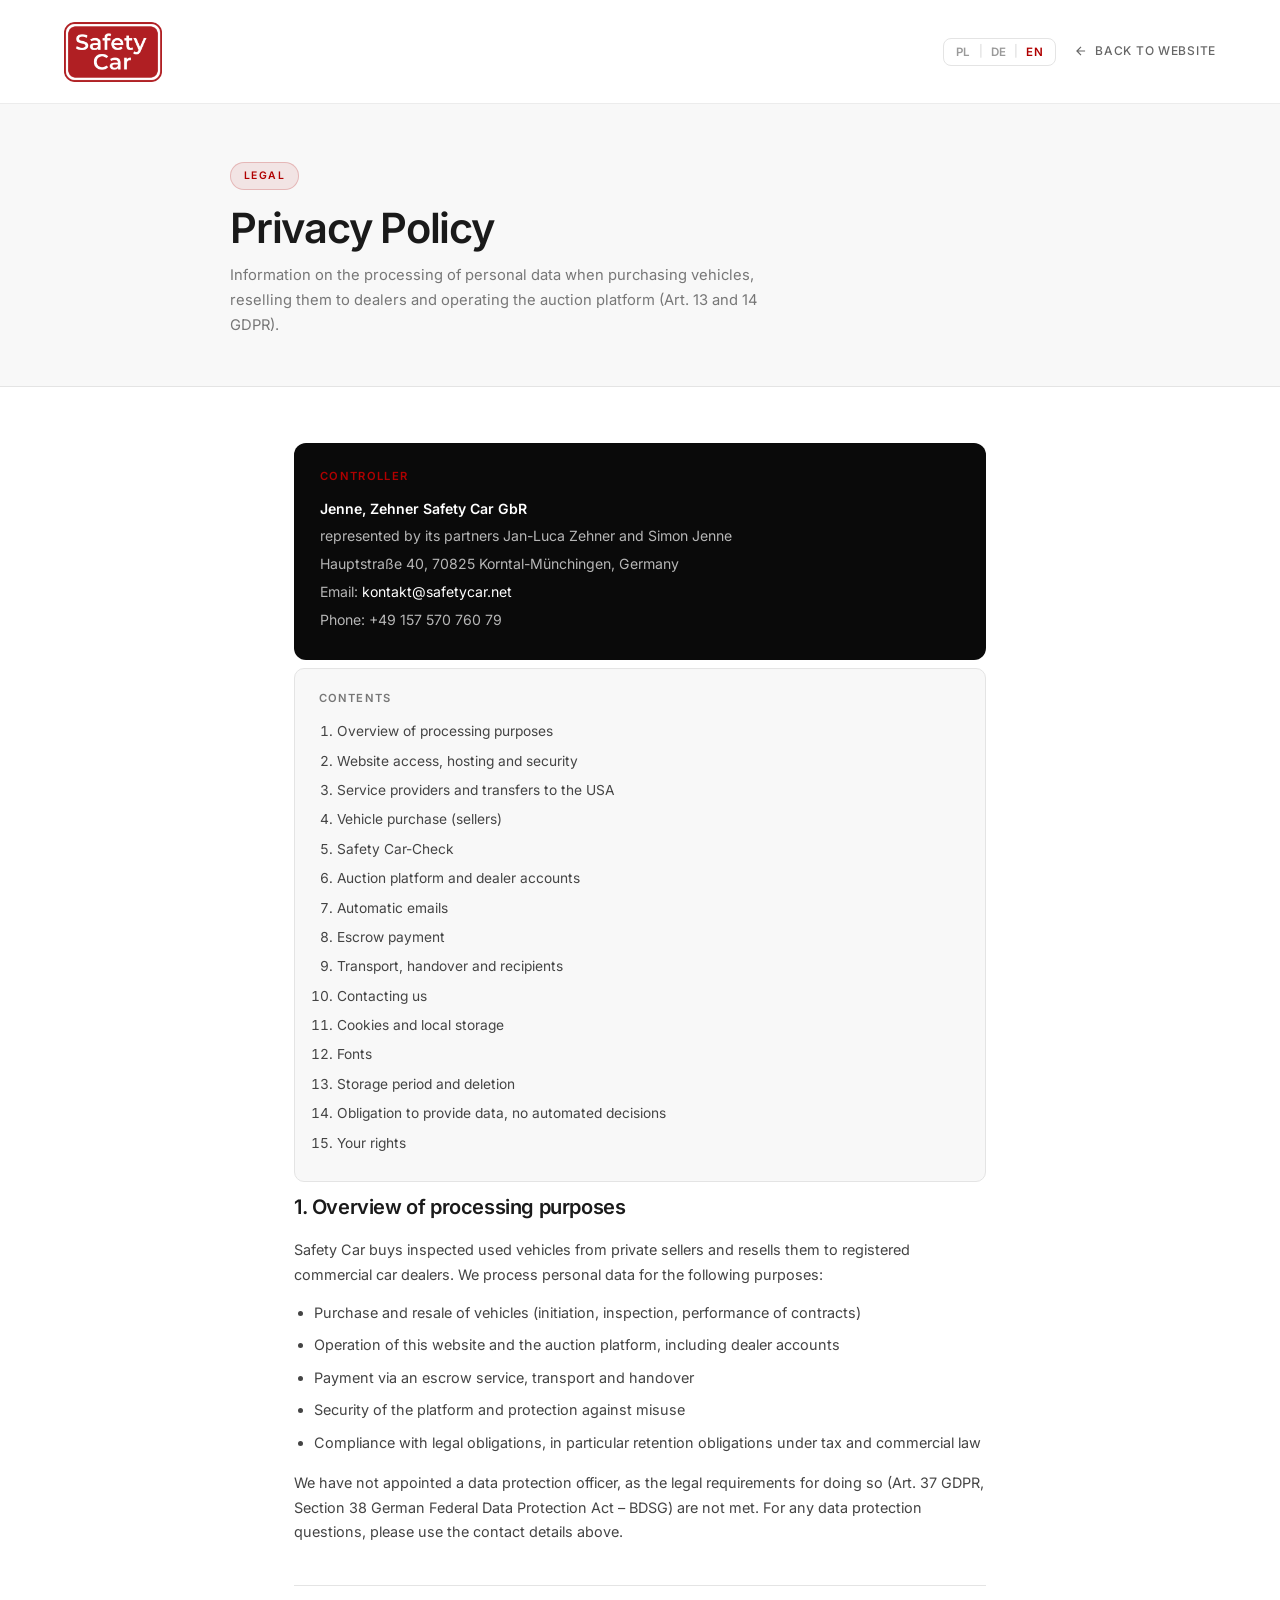
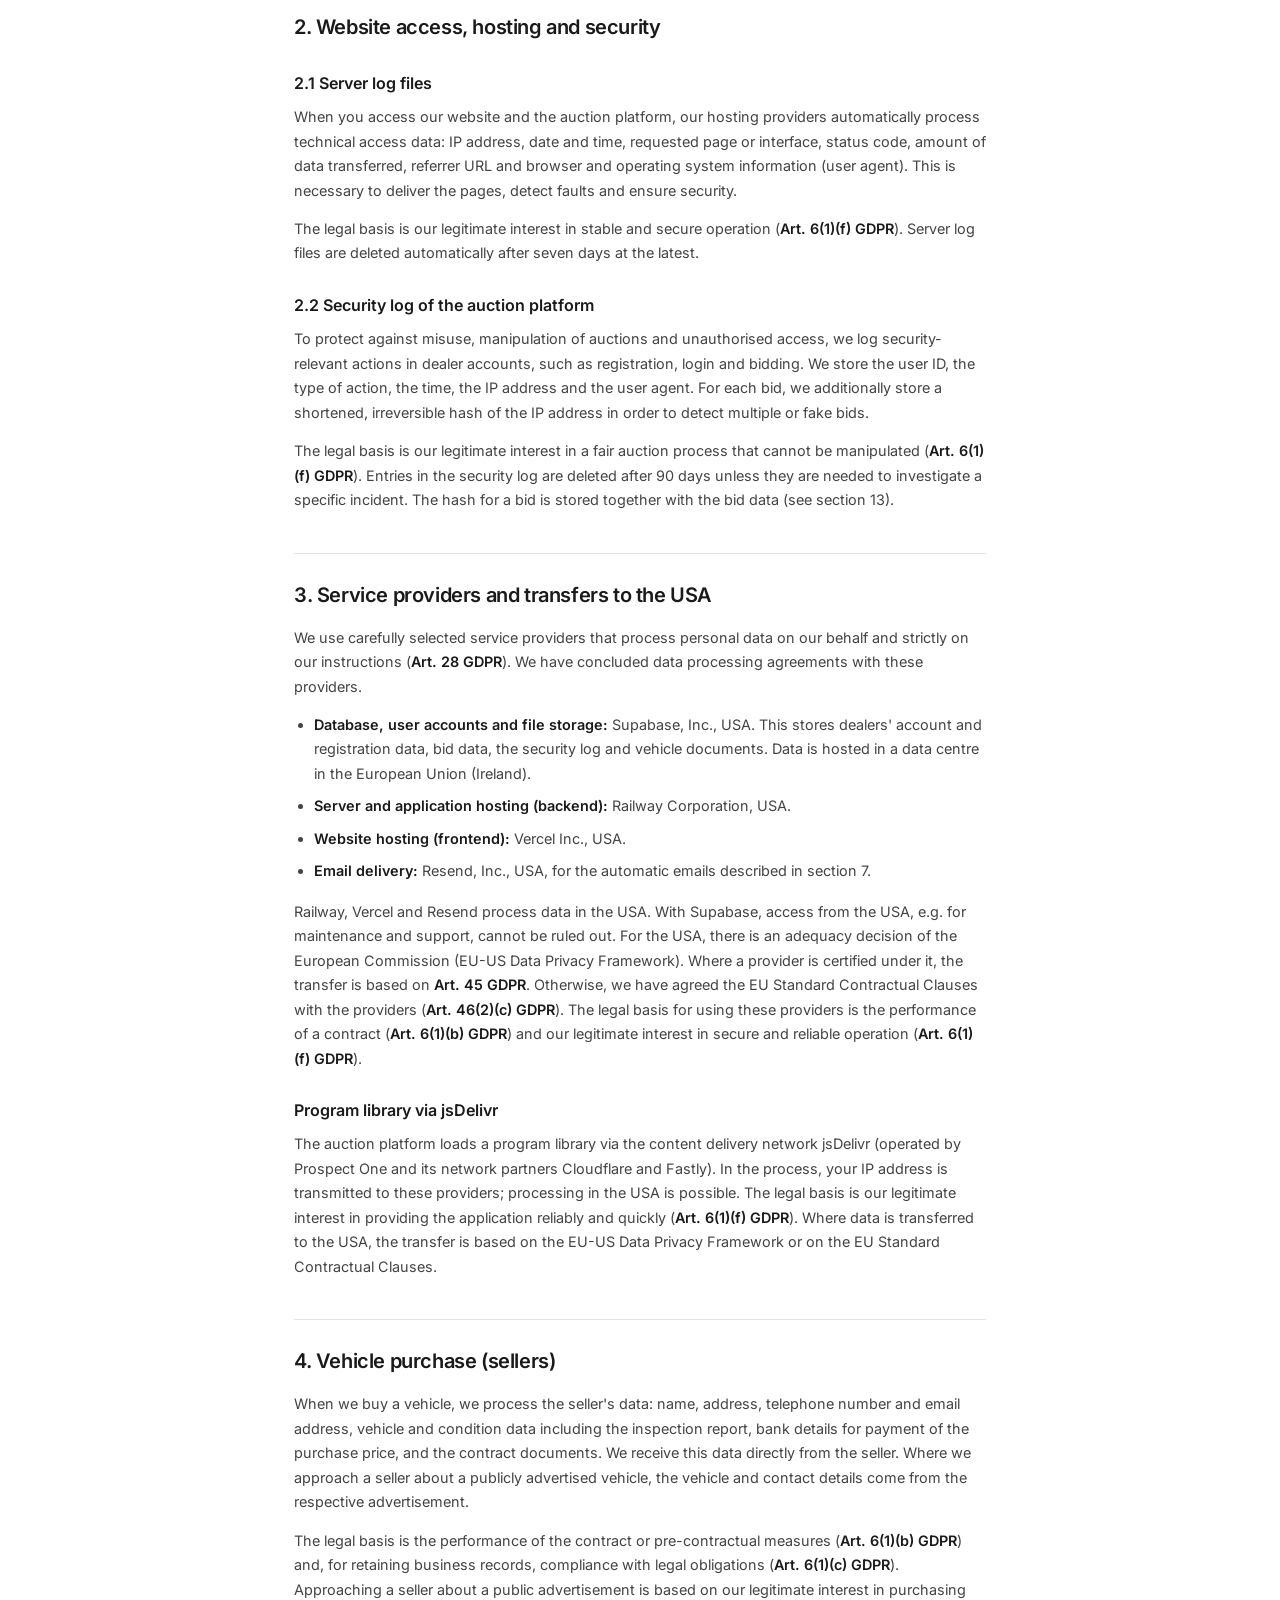
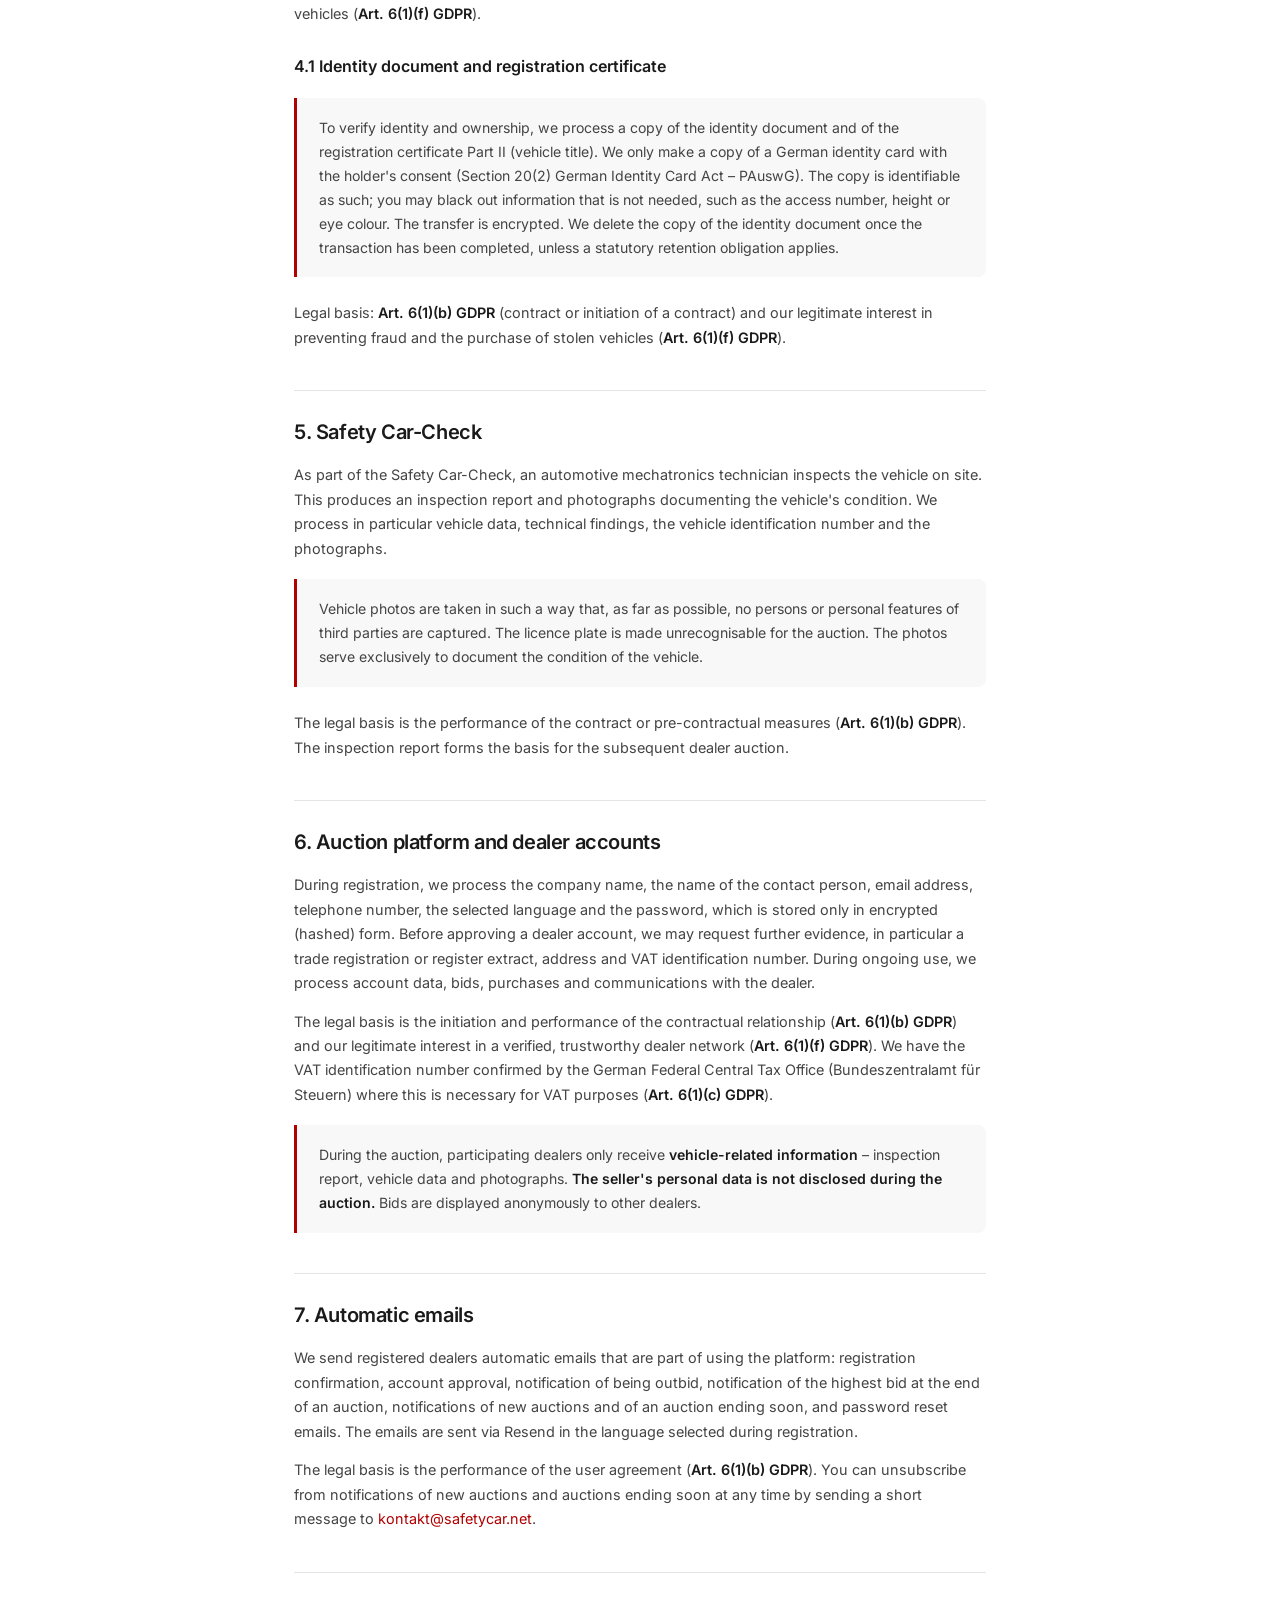
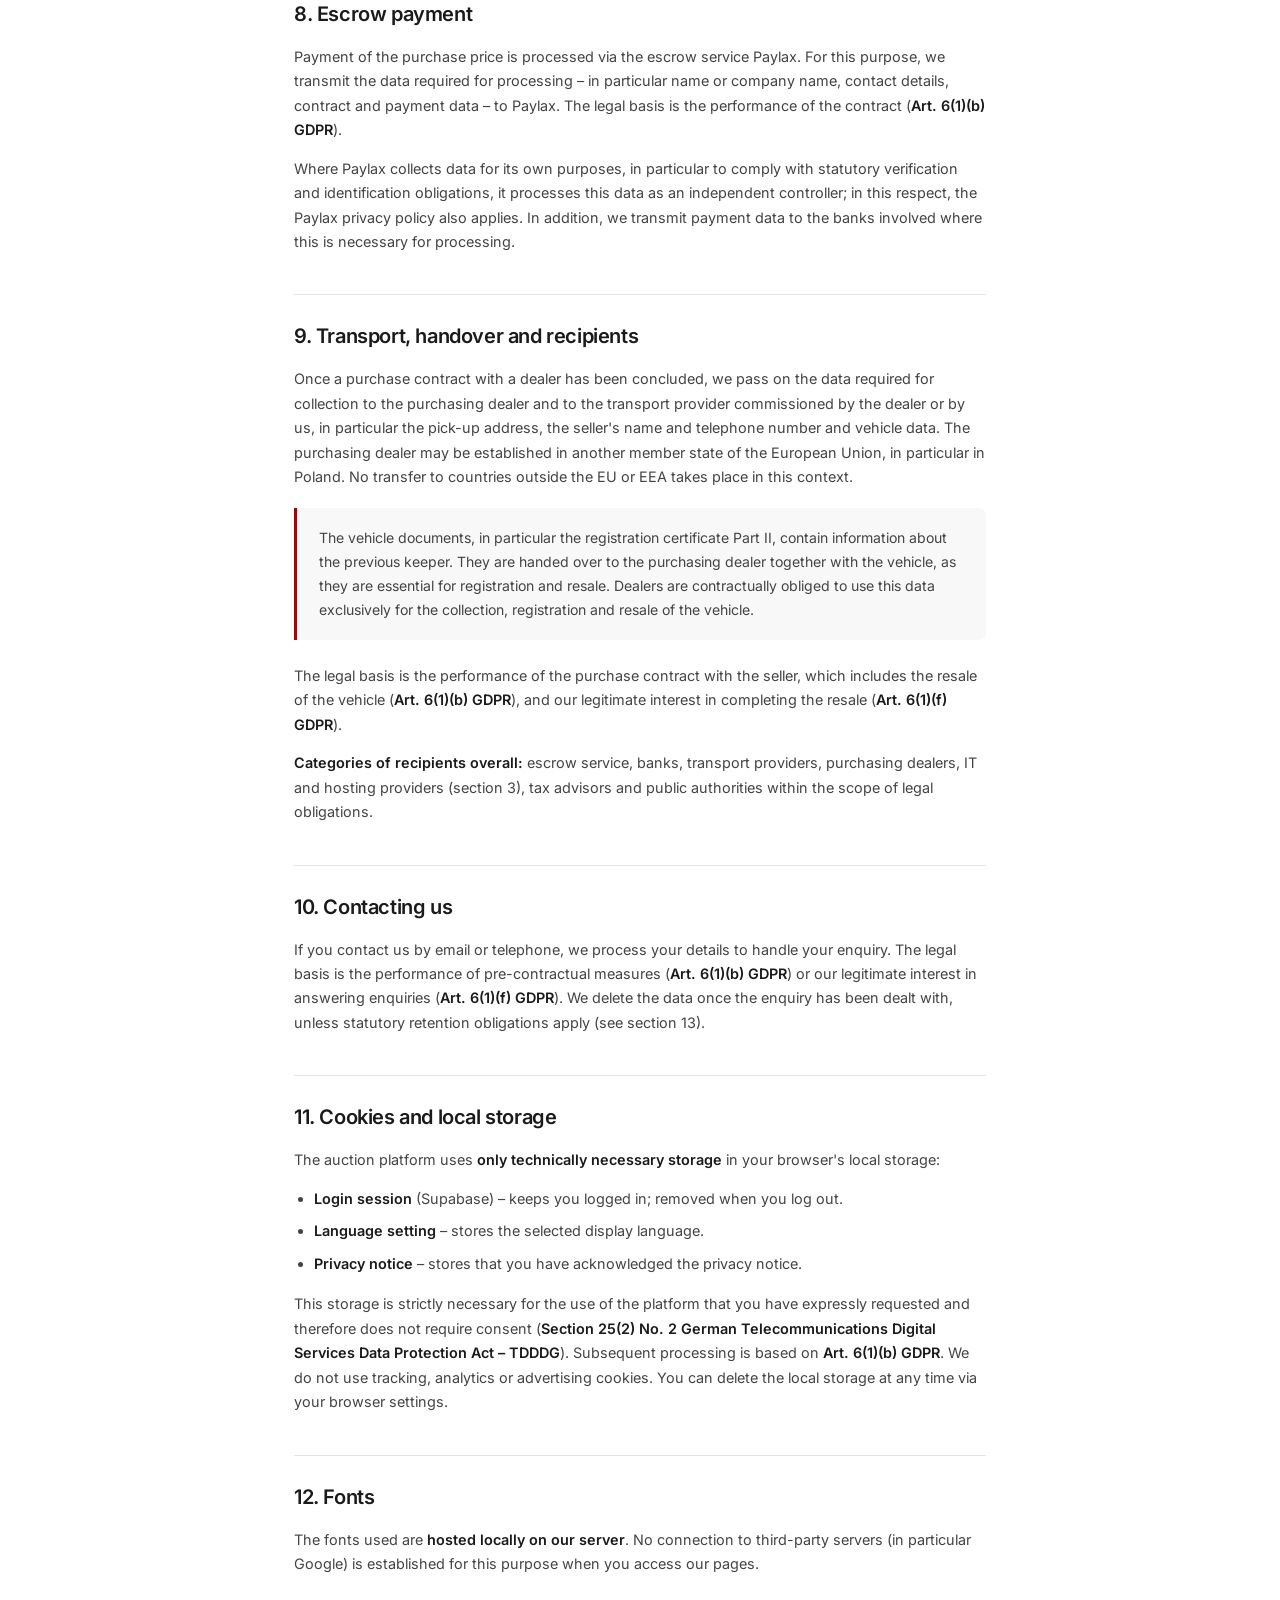
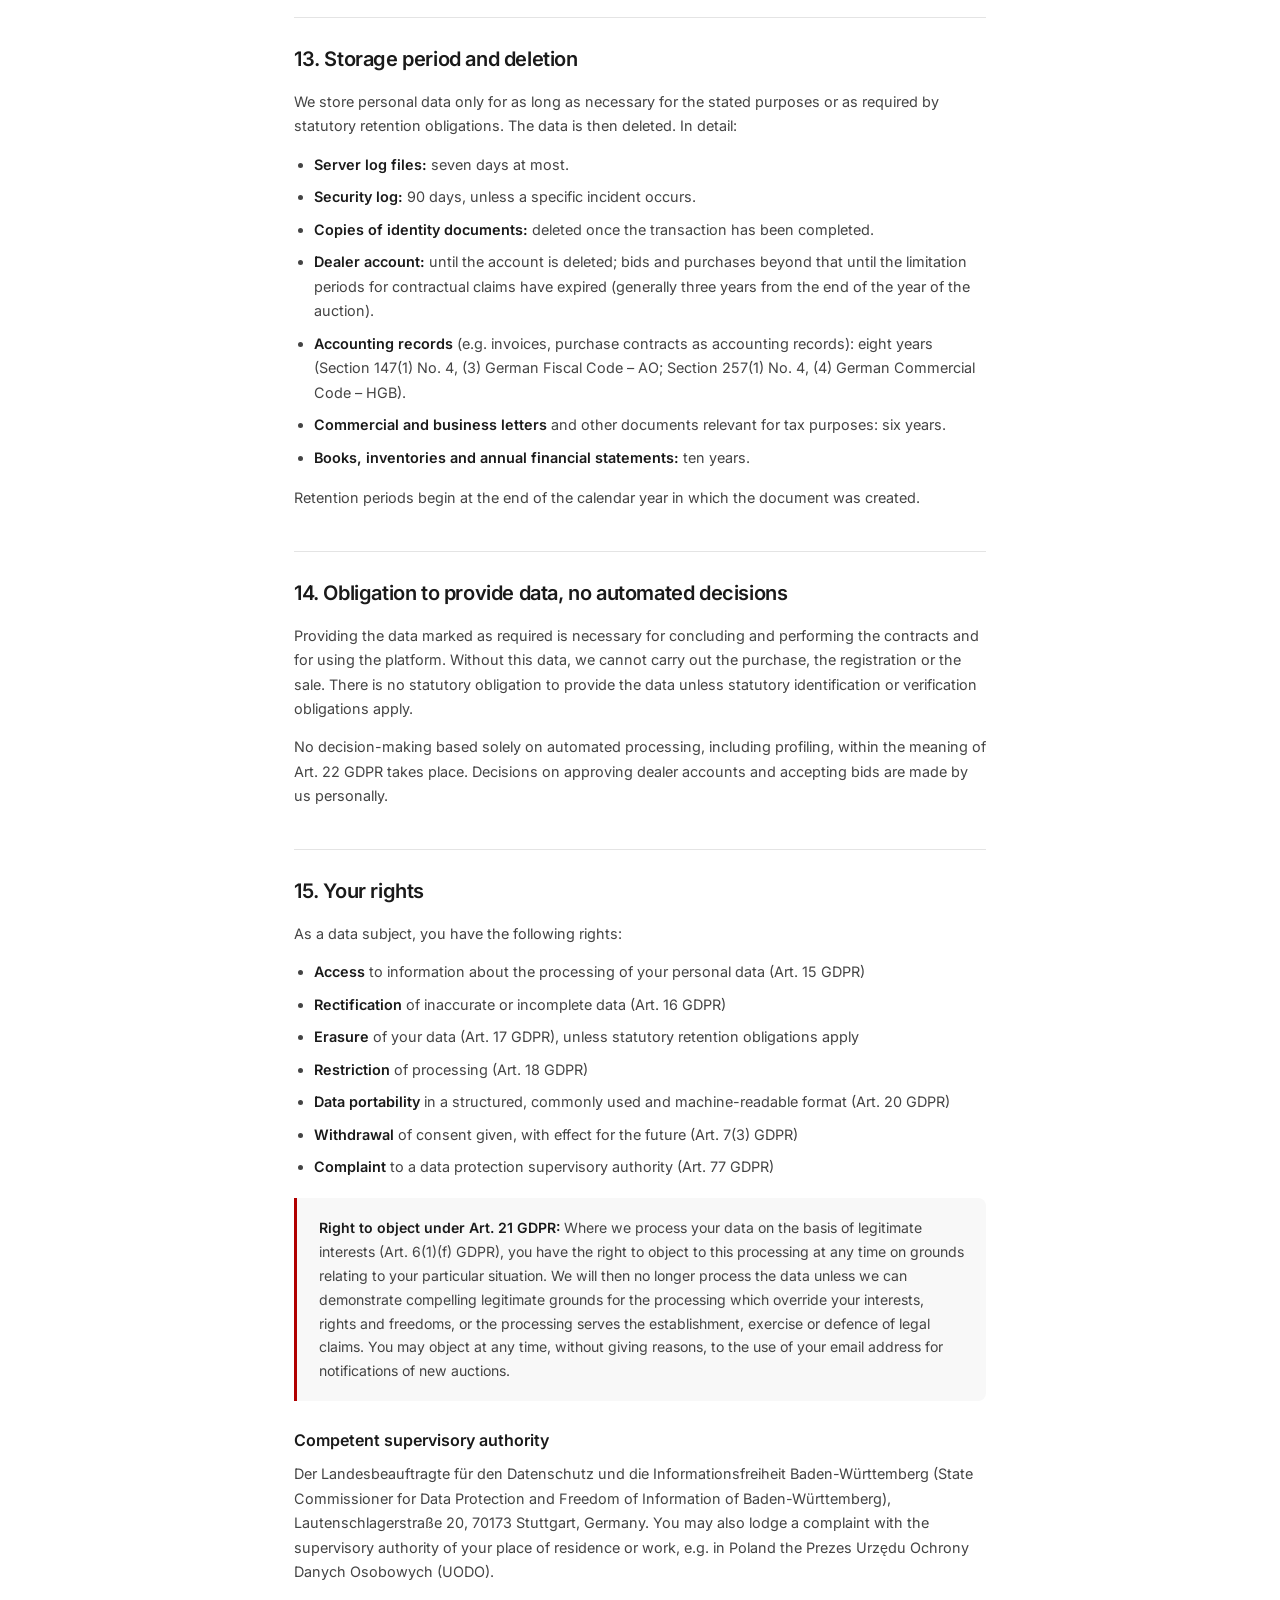
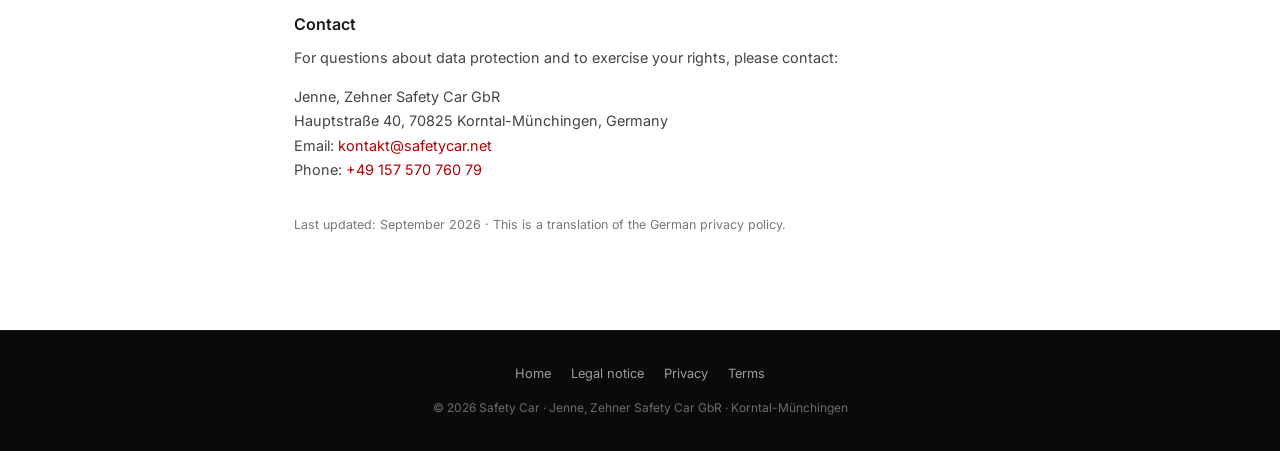
<file: datenschutz.html>
<!DOCTYPE html>
<html lang="de">
<head>
  <meta charset="UTF-8" />
  <meta name="viewport" content="width=device-width, initial-scale=1.0" />
  <title>Datenschutzerklärung – Safety Car</title>

  <!-- Symbole (Browser-Tab, Lesezeichen, Startbildschirm) -->
  <link rel="icon" href="favicon.svg" type="image/svg+xml" />
  <link rel="icon" href="favicon-32.png" sizes="32x32" type="image/png" />
  <link rel="icon" href="favicon-16.png" sizes="16x16" type="image/png" />
  <link rel="apple-touch-icon" href="apple-touch-icon.png" />
  <link rel="shortcut icon" href="favicon.ico" />

  <meta name="description" content="Datenschutzerklärung der Jenne, Zehner Safety Car GbR – Fahrzeugankauf, Auktionsplattform für Händler, Treuhandabwicklung. Privacy policy · Polityka prywatności." />

  <!-- ═══════════════════════════════════════
       FONTS – lokal eingebunden (DSGVO-konform, keine Google-Übertragung)
  ═══════════════════════════════════════ -->
  <link rel="stylesheet" href="fonts.css" />

  <style>
    *, *::before, *::after { box-sizing: border-box; margin: 0; padding: 0; }
    html { scroll-behavior: smooth; }

    :root {
      --red: #B00000;
      --red-h: #C80000;
      --ink: #0A0A0A;
      --ink-b: #1C1C1C;
      --text: #1a1a1a;
      --mid: #444;
      --muted: #777;
      --border: #E4E4E4;
      --bg: #fff;
      --bg-off: #F8F8F8;
    }

    body {
      font-family: 'Inter', sans-serif;
      background: var(--bg);
      color: var(--text);
      line-height: 1.7;
      -webkit-font-smoothing: antialiased;
    }

    /* ── Header ── */
    .ds-header {
      background: #ffffff;
      padding: 0 5%;
      height: 104px;
      display: flex; align-items: center; justify-content: space-between;
      position: sticky; top: 0; z-index: 50;
      border-bottom: 1px solid #ECECEC;
    }
    .ds-header .logo-img { height: 60px; width: auto; display: block; }
    .logo-mark { display:flex; flex-direction:column; line-height:1; gap:1px; text-decoration:none; }
    .logo-mark .lw1 { font-family:'Montserrat',sans-serif; font-weight:600; font-size:.9rem; letter-spacing:.2em; text-transform:uppercase; color:var(--red); }
    .logo-mark .lw2 { font-family:'Montserrat',sans-serif; font-weight:600; font-size:.9rem; letter-spacing:.2em; text-transform:uppercase; color:#fff; }
    .back-link {
      font-family:'Montserrat',sans-serif; font-weight:500;
      font-size:.75rem; letter-spacing:.06em; text-transform:uppercase;
      color:#666; text-decoration:none;
      display:inline-flex; align-items:center; gap:7px;
      transition:color .2s;
    }
    .back-link:hover { color:#111; }
    .back-link svg { stroke:currentColor; fill:none; stroke-width:2; }

    /* ── Hero ── */
    .ds-hero {
      background: var(--bg-off);
      border-bottom: 1px solid var(--border);
      padding: 56px 5% 48px;
    }
    .ds-hero-inner { max-width: 820px; margin: 0 auto; }
    .ds-tag {
      display:inline-block;
      font-family:'Montserrat',sans-serif; font-weight:600;
      font-size:.65rem; letter-spacing:.14em; text-transform:uppercase;
      color:var(--red); background:rgba(176,0,0,.08);
      border:1px solid rgba(176,0,0,.2); padding:4px 13px;
      border-radius:100px; margin-bottom:16px;
    }
    .ds-hero h1 {
      font-family:'Montserrat',sans-serif; font-weight:800;
      font-size:clamp(1.8rem,4vw,2.6rem); letter-spacing:-.03em;
      line-height:1.1; margin-bottom:12px;
    }
    .ds-hero p { color:var(--muted); font-size:.92rem; max-width:560px; }

    /* ── Content ── */
    .ds-content {
      max-width: 820px; margin: 0 auto;
      padding: 56px 5% 80px;
    }
    .ds-content h2 {
      font-family:'Montserrat',sans-serif; font-weight:700;
      font-size:1.25rem; letter-spacing:-.02em;
      margin: 40px 0 14px; padding-top: 24px;
      border-top: 1px solid var(--border);
      color: var(--text);
    }
    .ds-content h2:first-of-type { border-top:none; padding-top:0; margin-top:0; }
    .ds-content h3 {
      font-family:'Montserrat',sans-serif; font-weight:600;
      font-size:1rem; margin: 26px 0 8px; color: var(--text);
    }
    .ds-content p {
      font-size:.9rem; color:var(--mid); margin-bottom:14px;
    }
    .ds-content ul {
      margin: 0 0 16px 0; padding-left: 20px;
    }
    .ds-content li {
      font-size:.9rem; color:var(--mid); margin-bottom:8px;
    }
    .ds-content a { color:var(--red); text-decoration:none; }
    .ds-content a:hover { text-decoration:underline; }
    .ds-content strong { color:var(--text); font-weight:600; }

    /* ── Highlight box (use-case relevant) ── */
    .ds-box {
      background: var(--bg-off);
      border-left: 3px solid var(--red);
      border-radius: 0 8px 8px 0;
      padding: 18px 22px;
      margin: 18px 0 24px;
    }
    .ds-box p { margin-bottom: 0; font-size:.88rem; }

    /* ── Verantwortlicher Card ── */
    .ds-resp {
      background: var(--ink); color: #fff;
      border-radius: 12px; padding: 24px 26px;
      margin-bottom: 8px;
    }
    .ds-resp p { color:rgba(255,255,255,.7); font-size:.88rem; margin-bottom:4px; }
    .ds-resp strong { color:#fff; }
    .ds-resp a { color:#fff; }

    /* ── TOC ── */
    .ds-toc {
      background: var(--bg-off); border:1px solid var(--border);
      border-radius:10px; padding:20px 24px; margin-bottom:8px;
    }
    .ds-toc p {
      font-family:'Montserrat',sans-serif; font-weight:600;
      font-size:.7rem; letter-spacing:.1em; text-transform:uppercase;
      color:var(--muted); margin-bottom:12px;
    }
    .ds-toc ol { padding-left:18px; }
    .ds-toc li { font-size:.86rem; margin-bottom:6px; }
    .ds-toc a { color:var(--mid); }
    .ds-toc a:hover { color:var(--red); }

    /* ── Footer ── */
    .ds-footer {
      background: var(--ink); color:rgba(255,255,255,.4);
      padding: 32px 5%; text-align:center;
      border-top:1px solid var(--ink-b);
    }
    .ds-footer a { color:rgba(255,255,255,.6); text-decoration:none; font-size:.8rem; }
    .ds-footer a:hover { color:#fff; }
    .ds-footer-links { display:flex; gap:20px; justify-content:center; margin-bottom:14px; flex-wrap:wrap; }
    .ds-footer-copy { font-size:.75rem; }

    @media(max-width:600px){
      .ds-content h2 { font-size:1.1rem; }
    }

    /* ── Sprachumschalter (wie Startseite) ── */
    .top-right { display:flex; align-items:center; gap:18px; }
    .lang { display:inline-flex; align-items:center; gap:2px; border:1px solid var(--border); border-radius:8px; padding:3px 6px; background:#fff; }
    .lang button { font-family:'Montserrat',sans-serif; font-weight:700; font-size:.72rem; letter-spacing:.03em; color:#9a9a9a; background:none; border:none; cursor:pointer; padding:3px 6px; border-radius:5px; }
    .lang button.active { color:var(--red); }
    .lang .sep { color:#d5d5d5; font-size:.72rem; }
    body.l-de [data-l]:not([data-l="de"]),
    body.l-en [data-l]:not([data-l="en"]),
    body.l-pl [data-l]:not([data-l="pl"]) { display:none !important; }
    @media(max-width:560px){ .back-link .bl-text { display:none; } .ds-header { height:80px; } .ds-header .logo-img { height:50px; } }
  </style>
</head>
<body class="l-de">

<!-- ── Header ── -->
<header class="ds-header">
  <a href="index.html" aria-label="Safety Car"><img src="logo.png" alt="Safety Car" class="logo-img"></a>
  <div class="top-right">
    <div class="lang" role="group" aria-label="Sprache / Language / Język">
      <button type="button" data-lang="pl">PL</button><span class="sep">|</span>
      <button type="button" data-lang="de">DE</button><span class="sep">|</span>
      <button type="button" data-lang="en">EN</button>
    </div>
    <a href="index.html" class="back-link">
      <svg width="14" height="14" viewBox="0 0 24 24"><path d="M19 12H5M12 19l-7-7 7-7"/></svg>
      <span class="bl-text"><span data-l="de">Zurück zur Webseite</span><span data-l="en">Back to website</span><span data-l="pl">Powrót do strony</span></span>
    </a>
  </div>
</header>

<!-- ── Hero ── -->
<section class="ds-hero">
  <div class="ds-hero-inner">
    <span class="ds-tag"><span data-l="de">Rechtliches</span><span data-l="en">Legal</span><span data-l="pl">Informacje prawne</span></span>
    <h1><span data-l="de">Datenschutzerklärung</span><span data-l="en">Privacy Policy</span><span data-l="pl">Polityka prywatności</span></h1>
    <p data-l="de">Informationen zur Verarbeitung personenbezogener Daten beim Fahrzeugankauf, beim Weiterverkauf an Händler und beim Betrieb der Auktionsplattform (Art. 13 und 14 DSGVO).</p>
    <p data-l="en">Information on the processing of personal data when purchasing vehicles, reselling them to dealers and operating the auction platform (Art. 13 and 14 GDPR).</p>
    <p data-l="pl">Informacje o przetwarzaniu danych osobowych przy zakupie pojazdów, ich odsprzedaży dealerom oraz prowadzeniu platformy aukcyjnej (art. 13 i 14 RODO).</p>
  </div>
</section>

<!-- ── Content ── -->
<main class="ds-content">
<div data-l="de" lang="de">
  <!-- Verantwortlicher -->
  <div class="ds-resp">
    <p style="font-family:'Montserrat',sans-serif;font-weight:600;font-size:.7rem;letter-spacing:.12em;text-transform:uppercase;color:#B00000;margin-bottom:10px;">Verantwortlicher</p>
    <p><strong>Jenne, Zehner Safety Car GbR</strong></p>
    <p>vertreten durch die Gesellschafter Jan-Luca Zehner und Simon Jenne</p>
    <p>Hauptstraße 40, 70825 Korntal-Münchingen</p>
    <p>E-Mail: <a href="mailto:kontakt@safetycar.net">kontakt@safetycar.net</a></p>
    <p>Telefon: <a href="tel:+4915757076079" style="color:rgba(255,255,255,.7);">+49 157 570 760 79</a></p>
  </div>

  <!-- Inhaltsverzeichnis -->
  <div class="ds-toc">
    <p>Inhalt</p>
    <ol>
      <li><a href="#ueberblick">Überblick der Verarbeitungszwecke</a></li>
      <li><a href="#zugriff">Aufruf der Webseite, Hosting und Sicherheit</a></li>
      <li><a href="#dienstleister">Eingesetzte Dienstleister und Übermittlung in die USA</a></li>
      <li><a href="#ankauf">Fahrzeugankauf (Verkäufer)</a></li>
      <li><a href="#check">Safety Car-Check</a></li>
      <li><a href="#auktion">Auktionsplattform und Händlerkonten</a></li>
      <li><a href="#emails">Automatische E-Mails</a></li>
      <li><a href="#zahlung">Zahlungsabwicklung über Treuhand</a></li>
      <li><a href="#empfaenger">Transport, Übergabe und Empfänger</a></li>
      <li><a href="#kontakt">Kontaktaufnahme</a></li>
      <li><a href="#cookies">Cookies und lokaler Speicher</a></li>
      <li><a href="#fonts">Schriftarten</a></li>
      <li><a href="#speicher">Speicherdauer und Löschung</a></li>
      <li><a href="#pflicht">Pflicht zur Bereitstellung, keine automatisierte Entscheidung</a></li>
      <li><a href="#rechte">Ihre Rechte</a></li>
    </ol>
  </div>

  <!-- 1 -->
  <h2 id="ueberblick">1. Überblick der Verarbeitungszwecke</h2>
  <p>Safety Car kauft geprüfte Gebrauchtfahrzeuge von privaten Verkäufern an und verkauft sie an registrierte, gewerbliche Fahrzeughändler weiter. Personenbezogene Daten verarbeiten wir dabei zu folgenden Zwecken:</p>
  <ul>
    <li>Ankauf und Weiterverkauf von Fahrzeugen (Anbahnung, Prüfung, Vertragsabwicklung)</li>
    <li>Betrieb dieser Webseite und der Auktionsplattform einschließlich der Händlerkonten</li>
    <li>Zahlungsabwicklung über einen Treuhanddienst sowie Transport und Übergabe</li>
    <li>Sicherheit der Plattform und Schutz vor Missbrauch</li>
    <li>Erfüllung gesetzlicher Pflichten, insbesondere steuer- und handelsrechtlicher Aufbewahrungspflichten</li>
  </ul>
  <p>Einen Datenschutzbeauftragten haben wir nicht benannt, da die gesetzlichen Voraussetzungen hierfür (Art. 37 DSGVO, § 38 BDSG) nicht vorliegen. Bei Fragen zum Datenschutz wenden Sie sich bitte an die oben genannten Kontaktdaten.</p>

  <!-- 2 -->
  <h2 id="zugriff">2. Aufruf der Webseite, Hosting und Sicherheit</h2>
  <h3>2.1 Server-Logfiles</h3>
  <p>Beim Aufruf unserer Webseite und der Auktionsplattform verarbeiten unsere Hosting-Dienstleister automatisch technische Zugriffsdaten: IP-Adresse, Datum und Uhrzeit, angeforderte Seite oder Schnittstelle, Statuscode, übertragene Datenmenge, Referrer-URL sowie Browser- und Betriebssystemangaben (User-Agent). Die Verarbeitung ist erforderlich, um die Seiten auszuliefern, Störungen zu erkennen und die Sicherheit zu gewährleisten.</p>
  <p>Rechtsgrundlage ist unser berechtigtes Interesse an einem stabilen und sicheren Betrieb (<strong>Art. 6 Abs. 1 lit. f DSGVO</strong>). Die Server-Logfiles werden nach spätestens sieben Tagen automatisch gelöscht.</p>

  <h3>2.2 Sicherheitsprotokoll der Auktionsplattform</h3>
  <p>Zum Schutz vor Missbrauch, Manipulation von Auktionen und unberechtigten Zugriffen protokollieren wir sicherheitsrelevante Vorgänge im Händlerkonto, etwa Registrierung, Anmeldung und Gebotsabgabe. Gespeichert werden dabei die Nutzerkennung, die Art des Vorgangs, der Zeitpunkt, die IP-Adresse und der User-Agent. Zu jedem Gebot speichern wir zusätzlich einen verkürzten, nicht umkehrbaren Hashwert der IP-Adresse, um Mehrfach- oder Scheingebote erkennen zu können.</p>
  <p>Rechtsgrundlage ist unser berechtigtes Interesse an einem fairen und manipulationssicheren Auktionsablauf (<strong>Art. 6 Abs. 1 lit. f DSGVO</strong>). Einträge im Sicherheitsprotokoll löschen wir nach 90 Tagen, es sei denn, sie werden zur Aufklärung eines konkreten Vorfalls benötigt. Der Hashwert zu einem Gebot wird zusammen mit den Gebotsdaten gespeichert (siehe Abschnitt 13).</p>

  <!-- 3 -->
  <h2 id="dienstleister">3. Eingesetzte Dienstleister und Übermittlung in die USA</h2>
  <p>Wir setzen sorgfältig ausgewählte Dienstleister ein, die personenbezogene Daten ausschließlich weisungsgebunden in unserem Auftrag verarbeiten (<strong>Art. 28 DSGVO</strong>). Mit diesen Anbietern haben wir Verträge zur Auftragsverarbeitung geschlossen.</p>
  <ul>
    <li><strong>Datenbank, Nutzerkonten und Datei-Speicher:</strong> Supabase, Inc., USA. Gespeichert werden Konto- und Registrierungsdaten der Händler, Gebotsdaten, das Sicherheitsprotokoll sowie Fahrzeugunterlagen. Die Datenhaltung erfolgt in einem Rechenzentrum in der Europäischen Union (Irland).</li>
    <li><strong>Server- und Anwendungshosting (Backend):</strong> Railway Corporation, USA.</li>
    <li><strong>Webseiten-Hosting (Frontend):</strong> Vercel Inc., USA.</li>
    <li><strong>E-Mail-Versand:</strong> Resend, Inc., USA, für die automatischen E-Mails nach Abschnitt 7.</li>
  </ul>
  <p>Bei Railway, Vercel und Resend werden Daten in den USA verarbeitet. Bei Supabase ist ein Zugriff aus den USA, etwa im Rahmen von Wartung und Support, nicht auszuschließen. Für die USA besteht ein Angemessenheitsbeschluss der EU-Kommission (EU-US Data Privacy Framework). Soweit ein Anbieter danach zertifiziert ist, erfolgt die Übermittlung auf Grundlage von <strong>Art. 45 DSGVO</strong>. Im Übrigen haben wir mit den Anbietern die EU-Standardvertragsklauseln vereinbart (<strong>Art. 46 Abs. 2 lit. c DSGVO</strong>). Rechtsgrundlage für den Einsatz der Dienstleister ist die Vertragserfüllung (<strong>Art. 6 Abs. 1 lit. b DSGVO</strong>) sowie unser berechtigtes Interesse an einem sicheren und zuverlässigen Betrieb (<strong>Art. 6 Abs. 1 lit. f DSGVO</strong>).</p>

  <h3>Programmbibliothek über jsDelivr</h3>
  <p>Die Auktionsplattform lädt eine Programmbibliothek über das Content Delivery Network jsDelivr (betrieben von Prospect One sowie den Netzwerkpartnern Cloudflare und Fastly). Dabei wird Ihre IP-Adresse an diese Anbieter übermittelt; eine Verarbeitung in den USA ist möglich. Rechtsgrundlage ist unser berechtigtes Interesse an einer zuverlässigen und schnellen Bereitstellung der Anwendung (<strong>Art. 6 Abs. 1 lit. f DSGVO</strong>). Soweit Daten in die USA gelangen, stützt sich die Übermittlung auf das EU-US Data Privacy Framework bzw. auf EU-Standardvertragsklauseln.</p>

  <!-- 4 -->
  <h2 id="ankauf">4. Fahrzeugankauf (Verkäufer)</h2>
  <p>Beim Ankauf eines Fahrzeugs verarbeiten wir Daten des Verkäufers: Name, Anschrift, Telefonnummer und E-Mail-Adresse, Fahrzeug- und Zustandsdaten einschließlich des Prüfprotokolls, Bankverbindung für die Kaufpreiszahlung sowie die Vertragsunterlagen. Diese Daten erhalten wir unmittelbar vom Verkäufer. Soweit wir den Verkäufer auf ein öffentlich inseriertes Fahrzeug ansprechen, stammen die Fahrzeug- und Kontaktangaben aus dem jeweiligen Inserat.</p>
  <p>Rechtsgrundlage ist die Durchführung des Vertrags bzw. vorvertraglicher Maßnahmen (<strong>Art. 6 Abs. 1 lit. b DSGVO</strong>) und für die Aufbewahrung der Geschäftsunterlagen die Erfüllung gesetzlicher Pflichten (<strong>Art. 6 Abs. 1 lit. c DSGVO</strong>). Die Ansprache auf ein öffentliches Inserat erfolgt auf Grundlage unseres berechtigten Interesses am Fahrzeugankauf (<strong>Art. 6 Abs. 1 lit. f DSGVO</strong>).</p>

  <h3>4.1 Ausweisdokument und Zulassungsbescheinigung</h3>
  <div class="ds-box">
    <p>Zur Identitäts- und Eigentumsprüfung verarbeiten wir eine Kopie des Ausweisdokuments und der Zulassungsbescheinigung Teil&nbsp;II (Fahrzeugbrief). Eine Kopie des Personalausweises fertigen wir nur mit Zustimmung des Inhabers an (§ 20 Abs. 2 Personalausweisgesetz). Die Kopie ist als solche erkennbar; nicht benötigte Angaben, etwa Zugangsnummer, Größe oder Augenfarbe, können Sie schwärzen. Die Übertragung erfolgt verschlüsselt. Die Ausweiskopie löschen wir nach Abschluss der Transaktion, soweit keine gesetzliche Aufbewahrungspflicht entgegensteht.</p>
  </div>
  <p>Rechtsgrundlage: <strong>Art. 6 Abs. 1 lit. b DSGVO</strong> (Vertrag bzw. Vertragsanbahnung) sowie unser berechtigtes Interesse an der Vermeidung von Betrug und dem Erwerb gestohlener Fahrzeuge (<strong>Art. 6 Abs. 1 lit. f DSGVO</strong>).</p>

  <!-- 5 -->
  <h2 id="check">5. Safety Car-Check</h2>
  <p>Im Rahmen des Safety Car-Checks prüft ein Kfz-Mechatroniker das Fahrzeug vor Ort. Dabei entstehen ein Prüfprotokoll sowie Fotoaufnahmen, die den dokumentierten Zustand belegen. Verarbeitet werden insbesondere Fahrzeugdaten, technische Befunde, die Fahrzeug-Identifizierungsnummer und die Bildaufnahmen.</p>
  <div class="ds-box">
    <p>Die Fahrzeugfotos werden so erstellt, dass möglichst keine Personen oder personenbezogenen Merkmale Dritter erfasst werden. Das amtliche Kennzeichen wird für die Auktion unkenntlich gemacht. Die Aufnahmen dienen ausschließlich der Dokumentation des Fahrzeugzustands.</p>
  </div>
  <p>Rechtsgrundlage ist die Durchführung des Vertrags bzw. vorvertraglicher Maßnahmen (<strong>Art. 6 Abs. 1 lit. b DSGVO</strong>). Das Prüfprotokoll ist die Grundlage für die anschließende Händlerauktion.</p>

  <!-- 6 -->
  <h2 id="auktion">6. Auktionsplattform und Händlerkonten</h2>
  <p>Bei der Registrierung verarbeiten wir den Namen des Unternehmens, den Namen des Ansprechpartners, E-Mail-Adresse, Telefonnummer, die gewählte Sprache sowie das Passwort, das ausschließlich verschlüsselt (gehasht) gespeichert wird. Vor der Freigabe eines Händlerkontos können wir weitere Nachweise anfordern, insbesondere Gewerbeanmeldung oder Registerauszug, Anschrift und Umsatzsteuer-Identifikationsnummer. Im laufenden Betrieb verarbeiten wir Kontodaten, Gebote, Käufe sowie die Kommunikation mit dem Händler.</p>
  <p>Rechtsgrundlage ist die Anbahnung und Durchführung des Vertragsverhältnisses (<strong>Art. 6 Abs. 1 lit. b DSGVO</strong>) sowie unser berechtigtes Interesse an einem geprüften, vertrauenswürdigen Händlernetzwerk (<strong>Art. 6 Abs. 1 lit. f DSGVO</strong>). Die Umsatzsteuer-Identifikationsnummer lassen wir beim Bundeszentralamt für Steuern bestätigen, soweit dies für die umsatzsteuerliche Behandlung erforderlich ist (<strong>Art. 6 Abs. 1 lit. c DSGVO</strong>).</p>
  <div class="ds-box">
    <p>Während der Auktion erhalten die teilnehmenden Händler ausschließlich <strong>fahrzeugbezogene Informationen</strong> – Prüfprotokoll, Fahrzeugdaten und Fotoaufnahmen. <strong>Personenbezogene Daten des Verkäufers werden während der Auktion nicht offengelegt.</strong> Gebote werden gegenüber anderen Händlern anonym angezeigt.</p>
  </div>

  <!-- 7 -->
  <h2 id="emails">7. Automatische E-Mails</h2>
  <p>Registrierten Händlern senden wir automatische E-Mails, die zur Nutzung der Plattform gehören: Registrierungsbestätigung, Freischaltung des Kontos, Hinweis auf ein Überbieten, Hinweis auf ein Höchstgebot bei Auktionsende, Hinweise auf neue Auktionen und auf ein bevorstehendes Auktionsende sowie E-Mails zum Zurücksetzen des Passworts. Die E-Mails werden in der bei der Registrierung gewählten Sprache über Resend versendet.</p>
  <p>Rechtsgrundlage ist die Durchführung des Nutzungsvertrags (<strong>Art. 6 Abs. 1 lit. b DSGVO</strong>). Hinweise auf neue Auktionen und bevorstehende Auktionsenden können Sie jederzeit durch eine kurze Nachricht an <a href="mailto:kontakt@safetycar.net">kontakt@safetycar.net</a> abbestellen.</p>

  <!-- 8 -->
  <h2 id="zahlung">8. Zahlungsabwicklung über Treuhand</h2>
  <p>Die Kaufpreiszahlung wird über den Treuhanddienst Paylax abgewickelt. Hierfür übermitteln wir die zur Abwicklung erforderlichen Daten – insbesondere Name bzw. Firma, Kontaktdaten, Vertrags- und Zahlungsdaten – an Paylax. Rechtsgrundlage ist die Vertragserfüllung (<strong>Art. 6 Abs. 1 lit. b DSGVO</strong>).</p>
  <p>Paylax verarbeitet diese Daten, soweit es sie für eigene Zwecke erhebt, insbesondere zur Erfüllung gesetzlicher Prüf- und Identifizierungspflichten, in eigener Verantwortung; insoweit gilt ergänzend die Datenschutzerklärung von Paylax. Darüber hinaus übermitteln wir Zahlungsdaten an die beteiligten Kreditinstitute, soweit dies zur Abwicklung erforderlich ist.</p>

  <!-- 9 -->
  <h2 id="empfaenger">9. Transport, Übergabe und Empfänger</h2>
  <p>Nachdem ein Kaufvertrag mit einem Händler zustande gekommen ist, geben wir die für die Abholung erforderlichen Daten an den kaufenden Händler und den von ihm oder von uns beauftragten Transportdienstleister weiter, insbesondere Abholadresse, Name und Telefonnummer des Verkäufers sowie Fahrzeugdaten. Der kaufende Händler kann seinen Sitz auch in einem anderen Mitgliedstaat der Europäischen Union haben, insbesondere in Polen. Eine Übermittlung in Länder außerhalb der EU bzw. des EWR findet hierbei nicht statt.</p>
  <div class="ds-box">
    <p>Die Fahrzeugpapiere, insbesondere die Zulassungsbescheinigung Teil&nbsp;II, enthalten Angaben zum bisherigen Halter. Sie werden mit dem Fahrzeug an den kaufenden Händler übergeben, da sie für die Zulassung und den Weiterverkauf zwingend erforderlich sind. Die Händler sind vertraglich verpflichtet, diese Daten ausschließlich für Abholung, Zulassung und Weiterverkauf des Fahrzeugs zu verwenden.</p>
  </div>
  <p>Rechtsgrundlage ist die Erfüllung des Ankaufvertrags mit dem Verkäufer, der die Weiterveräußerung des Fahrzeugs einschließt (<strong>Art. 6 Abs. 1 lit. b DSGVO</strong>), sowie unser berechtigtes Interesse an der Abwicklung des Weiterverkaufs (<strong>Art. 6 Abs. 1 lit. f DSGVO</strong>).</p>
  <p><strong>Empfängerkategorien insgesamt:</strong> Treuhanddienst, Kreditinstitute, Transportdienstleister, kaufende Händler, IT- und Hosting-Dienstleister (Abschnitt 3), Steuerberater sowie Behörden im Rahmen gesetzlicher Pflichten.</p>

  <!-- 10 -->
  <h2 id="kontakt">10. Kontaktaufnahme</h2>
  <p>Wenn Sie uns per E-Mail oder telefonisch kontaktieren, verarbeiten wir Ihre Angaben zur Bearbeitung Ihrer Anfrage. Rechtsgrundlage ist die Durchführung vorvertraglicher Maßnahmen (<strong>Art. 6 Abs. 1 lit. b DSGVO</strong>) bzw. unser berechtigtes Interesse an der Beantwortung von Anfragen (<strong>Art. 6 Abs. 1 lit. f DSGVO</strong>). Die Daten löschen wir, sobald die Anfrage erledigt ist, es sei denn, gesetzliche Aufbewahrungspflichten stehen entgegen (siehe Abschnitt 13).</p>

  <!-- 11 -->
  <h2 id="cookies">11. Cookies und lokaler Speicher</h2>
  <p>Die Auktionsplattform verwendet <strong>ausschließlich technisch notwendige Speichertechnologien</strong> im lokalen Speicher Ihres Browsers (Local Storage):</p>
  <ul>
    <li><strong>Anmeldesitzung</strong> (Supabase) – hält Sie nach dem Login angemeldet; wird beim Ausloggen entfernt.</li>
    <li><strong>Spracheinstellung</strong> – speichert die gewählte Anzeigesprache.</li>
    <li><strong>Hinweis auf diese Informationen</strong> – speichert, dass Sie den Datenschutzhinweis zur Kenntnis genommen haben.</li>
  </ul>
  <p>Die Speicherung ist für die von Ihnen ausdrücklich gewünschte Nutzung der Plattform unbedingt erforderlich und bedarf daher keiner Einwilligung (<strong>§ 25 Abs. 2 Nr. 2 TDDDG</strong>). Die anschließende Verarbeitung beruht auf <strong>Art. 6 Abs. 1 lit. b DSGVO</strong>. Tracking, Analyse- oder Werbe-Cookies setzen wir nicht ein. Den lokalen Speicher können Sie jederzeit über die Einstellungen Ihres Browsers löschen.</p>

  <!-- 12 -->
  <h2 id="fonts">12. Schriftarten</h2>
  <p>Die verwendeten Schriftarten sind <strong>lokal auf unserem Server eingebunden</strong>. Beim Aufruf unserer Seiten wird hierfür <strong>keine Verbindung zu Servern Dritter (insbesondere Google)</strong> aufgebaut.</p>

  <!-- 13 -->
  <h2 id="speicher">13. Speicherdauer und Löschung</h2>
  <p>Wir speichern personenbezogene Daten nur so lange, wie es für die genannten Zwecke erforderlich ist oder gesetzliche Aufbewahrungspflichten bestehen. Danach werden die Daten gelöscht. Im Einzelnen:</p>
  <ul>
    <li><strong>Server-Logfiles:</strong> höchstens sieben Tage.</li>
    <li><strong>Sicherheitsprotokoll:</strong> 90 Tage, außer bei einem konkreten Vorfall.</li>
    <li><strong>Ausweiskopien:</strong> Löschung nach Abschluss der Transaktion.</li>
    <li><strong>Händlerkonto:</strong> bis zur Löschung des Kontos; Gebote und Käufe darüber hinaus bis zum Ablauf der Verjährungsfristen für vertragliche Ansprüche (in der Regel drei Jahre ab Ende des Jahres der Auktion).</li>
    <li><strong>Buchungsbelege</strong> (z. B. Rechnungen, Kaufverträge als Buchungsbeleg): acht Jahre (§ 147 Abs. 1 Nr. 4, Abs. 3 AO; § 257 Abs. 1 Nr. 4, Abs. 4 HGB).</li>
    <li><strong>Handels- und Geschäftsbriefe</strong> sowie sonstige steuerlich bedeutsame Unterlagen: sechs Jahre.</li>
    <li><strong>Bücher, Inventare und Jahresabschlüsse:</strong> zehn Jahre.</li>
  </ul>
  <p>Die Aufbewahrungsfristen beginnen jeweils mit dem Schluss des Kalenderjahres, in dem das Dokument entstanden ist.</p>

  <!-- 14 -->
  <h2 id="pflicht">14. Pflicht zur Bereitstellung, keine automatisierte Entscheidung</h2>
  <p>Die Bereitstellung der als erforderlich gekennzeichneten Daten ist für den Abschluss und die Durchführung der Verträge bzw. für die Nutzung der Plattform erforderlich. Ohne diese Daten können wir den Ankauf, die Registrierung oder den Verkauf nicht durchführen. Eine gesetzliche Pflicht zur Bereitstellung besteht nicht, soweit nicht gesetzliche Identifizierungs- oder Nachweispflichten eingreifen.</p>
  <p>Eine ausschließlich automatisierte Entscheidungsfindung einschließlich Profiling im Sinne des Art. 22 DSGVO findet nicht statt. Über die Freigabe von Händlerkonten und die Annahme von Geboten entscheiden wir persönlich.</p>

  <!-- 15 -->
  <h2 id="rechte">15. Ihre Rechte</h2>
  <p>Als betroffene Person stehen Ihnen folgende Rechte zu:</p>
  <ul>
    <li><strong>Auskunft</strong> über die Verarbeitung Ihrer personenbezogenen Daten (Art. 15 DSGVO)</li>
    <li><strong>Berichtigung</strong> unrichtiger oder unvollständiger Daten (Art. 16 DSGVO)</li>
    <li><strong>Löschung</strong> Ihrer Daten (Art. 17 DSGVO), soweit keine gesetzlichen Aufbewahrungspflichten entgegenstehen</li>
    <li><strong>Einschränkung</strong> der Verarbeitung (Art. 18 DSGVO)</li>
    <li><strong>Datenübertragbarkeit</strong> in einem strukturierten, gängigen und maschinenlesbaren Format (Art. 20 DSGVO)</li>
    <li><strong>Widerruf</strong> einer erteilten Einwilligung mit Wirkung für die Zukunft (Art. 7 Abs. 3 DSGVO)</li>
    <li><strong>Beschwerde</strong> bei einer Datenschutz-Aufsichtsbehörde (Art. 77 DSGVO)</li>
  </ul>

  <div class="ds-box">
    <p><strong>Widerspruchsrecht nach Art. 21 DSGVO:</strong> Soweit wir Ihre Daten auf Grundlage berechtigter Interessen (Art. 6 Abs. 1 lit. f DSGVO) verarbeiten, haben Sie das Recht, aus Gründen, die sich aus Ihrer besonderen Situation ergeben, jederzeit Widerspruch gegen diese Verarbeitung einzulegen. Wir verarbeiten die Daten dann nicht mehr, es sei denn, wir können zwingende schutzwürdige Gründe nachweisen, die Ihre Interessen, Rechte und Freiheiten überwiegen, oder die Verarbeitung dient der Geltendmachung, Ausübung oder Verteidigung von Rechtsansprüchen. Einer Verwendung Ihrer E-Mail-Adresse für Hinweise auf neue Auktionen können Sie jederzeit ohne Angabe von Gründen widersprechen.</p>
  </div>

  <h3>Zuständige Aufsichtsbehörde</h3>
  <p>Der Landesbeauftragte für den Datenschutz und die Informationsfreiheit Baden-Württemberg, Lautenschlagerstraße 20, 70173 Stuttgart. Sie können sich auch an die Aufsichtsbehörde Ihres gewöhnlichen Aufenthaltsorts oder Arbeitsplatzes wenden, in Polen etwa an den Prezes Urzędu Ochrony Danych Osobowych (UODO).</p>

  <h3>Kontakt</h3>
  <p>Für Fragen zum Datenschutz und zur Ausübung Ihrer Rechte wenden Sie sich bitte an:</p>
  <p>Jenne, Zehner Safety Car GbR<br/>
  Hauptstraße 40, 70825 Korntal-Münchingen<br/>
  E-Mail: <a href="mailto:kontakt@safetycar.net">kontakt@safetycar.net</a><br/>
  Telefon: <a href="tel:+4915757076079">+49 157 570 760 79</a></p>

  <p style="margin-top:32px;font-size:.78rem;color:var(--muted);">Stand: September 2026</p>

</div>
<div data-l="en" lang="en">
  <div class="ds-resp">
    <p style="font-family:'Montserrat',sans-serif;font-weight:600;font-size:.7rem;letter-spacing:.12em;text-transform:uppercase;color:#B00000;margin-bottom:10px;">Controller</p>
    <p><strong>Jenne, Zehner Safety Car GbR</strong></p>
    <p>represented by its partners Jan-Luca Zehner and Simon Jenne</p>
    <p>Hauptstraße 40, 70825 Korntal-Münchingen, Germany</p>
    <p>Email: <a href="mailto:kontakt@safetycar.net">kontakt@safetycar.net</a></p>
    <p>Phone: <a href="tel:+4915757076079" style="color:rgba(255,255,255,.7);">+49 157 570 760 79</a></p>
  </div>

  <div class="ds-toc">
    <p>Contents</p>
    <ol>
      <li><a href="#en-ueberblick">Overview of processing purposes</a></li>
      <li><a href="#en-zugriff">Website access, hosting and security</a></li>
      <li><a href="#en-dienstleister">Service providers and transfers to the USA</a></li>
      <li><a href="#en-ankauf">Vehicle purchase (sellers)</a></li>
      <li><a href="#en-check">Safety Car-Check</a></li>
      <li><a href="#en-auktion">Auction platform and dealer accounts</a></li>
      <li><a href="#en-emails">Automatic emails</a></li>
      <li><a href="#en-zahlung">Escrow payment</a></li>
      <li><a href="#en-empfaenger">Transport, handover and recipients</a></li>
      <li><a href="#en-kontakt">Contacting us</a></li>
      <li><a href="#en-cookies">Cookies and local storage</a></li>
      <li><a href="#en-fonts">Fonts</a></li>
      <li><a href="#en-speicher">Storage period and deletion</a></li>
      <li><a href="#en-pflicht">Obligation to provide data, no automated decisions</a></li>
      <li><a href="#en-rechte">Your rights</a></li>
    </ol>
  </div>

  <h2 id="en-ueberblick">1. Overview of processing purposes</h2>
  <p>Safety Car buys inspected used vehicles from private sellers and resells them to registered commercial car dealers. We process personal data for the following purposes:</p>
  <ul>
    <li>Purchase and resale of vehicles (initiation, inspection, performance of contracts)</li>
    <li>Operation of this website and the auction platform, including dealer accounts</li>
    <li>Payment via an escrow service, transport and handover</li>
    <li>Security of the platform and protection against misuse</li>
    <li>Compliance with legal obligations, in particular retention obligations under tax and commercial law</li>
  </ul>
  <p>We have not appointed a data protection officer, as the legal requirements for doing so (Art. 37 GDPR, Section 38 German Federal Data Protection Act – BDSG) are not met. For any data protection questions, please use the contact details above.</p>

  <h2 id="en-zugriff">2. Website access, hosting and security</h2>
  <h3>2.1 Server log files</h3>
  <p>When you access our website and the auction platform, our hosting providers automatically process technical access data: IP address, date and time, requested page or interface, status code, amount of data transferred, referrer URL and browser and operating system information (user agent). This is necessary to deliver the pages, detect faults and ensure security.</p>
  <p>The legal basis is our legitimate interest in stable and secure operation (<strong>Art. 6(1)(f) GDPR</strong>). Server log files are deleted automatically after seven days at the latest.</p>

  <h3>2.2 Security log of the auction platform</h3>
  <p>To protect against misuse, manipulation of auctions and unauthorised access, we log security-relevant actions in dealer accounts, such as registration, login and bidding. We store the user ID, the type of action, the time, the IP address and the user agent. For each bid, we additionally store a shortened, irreversible hash of the IP address in order to detect multiple or fake bids.</p>
  <p>The legal basis is our legitimate interest in a fair auction process that cannot be manipulated (<strong>Art. 6(1)(f) GDPR</strong>). Entries in the security log are deleted after 90 days unless they are needed to investigate a specific incident. The hash for a bid is stored together with the bid data (see section 13).</p>

  <h2 id="en-dienstleister">3. Service providers and transfers to the USA</h2>
  <p>We use carefully selected service providers that process personal data on our behalf and strictly on our instructions (<strong>Art. 28 GDPR</strong>). We have concluded data processing agreements with these providers.</p>
  <ul>
    <li><strong>Database, user accounts and file storage:</strong> Supabase, Inc., USA. This stores dealers' account and registration data, bid data, the security log and vehicle documents. Data is hosted in a data centre in the European Union (Ireland).</li>
    <li><strong>Server and application hosting (backend):</strong> Railway Corporation, USA.</li>
    <li><strong>Website hosting (frontend):</strong> Vercel Inc., USA.</li>
    <li><strong>Email delivery:</strong> Resend, Inc., USA, for the automatic emails described in section 7.</li>
  </ul>
  <p>Railway, Vercel and Resend process data in the USA. With Supabase, access from the USA, e.g. for maintenance and support, cannot be ruled out. For the USA, there is an adequacy decision of the European Commission (EU-US Data Privacy Framework). Where a provider is certified under it, the transfer is based on <strong>Art. 45 GDPR</strong>. Otherwise, we have agreed the EU Standard Contractual Clauses with the providers (<strong>Art. 46(2)(c) GDPR</strong>). The legal basis for using these providers is the performance of a contract (<strong>Art. 6(1)(b) GDPR</strong>) and our legitimate interest in secure and reliable operation (<strong>Art. 6(1)(f) GDPR</strong>).</p>

  <h3>Program library via jsDelivr</h3>
  <p>The auction platform loads a program library via the content delivery network jsDelivr (operated by Prospect One and its network partners Cloudflare and Fastly). In the process, your IP address is transmitted to these providers; processing in the USA is possible. The legal basis is our legitimate interest in providing the application reliably and quickly (<strong>Art. 6(1)(f) GDPR</strong>). Where data is transferred to the USA, the transfer is based on the EU-US Data Privacy Framework or on the EU Standard Contractual Clauses.</p>

  <h2 id="en-ankauf">4. Vehicle purchase (sellers)</h2>
  <p>When we buy a vehicle, we process the seller's data: name, address, telephone number and email address, vehicle and condition data including the inspection report, bank details for payment of the purchase price, and the contract documents. We receive this data directly from the seller. Where we approach a seller about a publicly advertised vehicle, the vehicle and contact details come from the respective advertisement.</p>
  <p>The legal basis is the performance of the contract or pre-contractual measures (<strong>Art. 6(1)(b) GDPR</strong>) and, for retaining business records, compliance with legal obligations (<strong>Art. 6(1)(c) GDPR</strong>). Approaching a seller about a public advertisement is based on our legitimate interest in purchasing vehicles (<strong>Art. 6(1)(f) GDPR</strong>).</p>

  <h3>4.1 Identity document and registration certificate</h3>
  <div class="ds-box">
    <p>To verify identity and ownership, we process a copy of the identity document and of the registration certificate Part&nbsp;II (vehicle title). We only make a copy of a German identity card with the holder's consent (Section 20(2) German Identity Card Act – PAuswG). The copy is identifiable as such; you may black out information that is not needed, such as the access number, height or eye colour. The transfer is encrypted. We delete the copy of the identity document once the transaction has been completed, unless a statutory retention obligation applies.</p>
  </div>
  <p>Legal basis: <strong>Art. 6(1)(b) GDPR</strong> (contract or initiation of a contract) and our legitimate interest in preventing fraud and the purchase of stolen vehicles (<strong>Art. 6(1)(f) GDPR</strong>).</p>

  <h2 id="en-check">5. Safety Car-Check</h2>
  <p>As part of the Safety Car-Check, an automotive mechatronics technician inspects the vehicle on site. This produces an inspection report and photographs documenting the vehicle's condition. We process in particular vehicle data, technical findings, the vehicle identification number and the photographs.</p>
  <div class="ds-box">
    <p>Vehicle photos are taken in such a way that, as far as possible, no persons or personal features of third parties are captured. The licence plate is made unrecognisable for the auction. The photos serve exclusively to document the condition of the vehicle.</p>
  </div>
  <p>The legal basis is the performance of the contract or pre-contractual measures (<strong>Art. 6(1)(b) GDPR</strong>). The inspection report forms the basis for the subsequent dealer auction.</p>

  <h2 id="en-auktion">6. Auction platform and dealer accounts</h2>
  <p>During registration, we process the company name, the name of the contact person, email address, telephone number, the selected language and the password, which is stored only in encrypted (hashed) form. Before approving a dealer account, we may request further evidence, in particular a trade registration or register extract, address and VAT identification number. During ongoing use, we process account data, bids, purchases and communications with the dealer.</p>
  <p>The legal basis is the initiation and performance of the contractual relationship (<strong>Art. 6(1)(b) GDPR</strong>) and our legitimate interest in a verified, trustworthy dealer network (<strong>Art. 6(1)(f) GDPR</strong>). We have the VAT identification number confirmed by the German Federal Central Tax Office (Bundeszentralamt für Steuern) where this is necessary for VAT purposes (<strong>Art. 6(1)(c) GDPR</strong>).</p>
  <div class="ds-box">
    <p>During the auction, participating dealers only receive <strong>vehicle-related information</strong> – inspection report, vehicle data and photographs. <strong>The seller's personal data is not disclosed during the auction.</strong> Bids are displayed anonymously to other dealers.</p>
  </div>

  <h2 id="en-emails">7. Automatic emails</h2>
  <p>We send registered dealers automatic emails that are part of using the platform: registration confirmation, account approval, notification of being outbid, notification of the highest bid at the end of an auction, notifications of new auctions and of an auction ending soon, and password reset emails. The emails are sent via Resend in the language selected during registration.</p>
  <p>The legal basis is the performance of the user agreement (<strong>Art. 6(1)(b) GDPR</strong>). You can unsubscribe from notifications of new auctions and auctions ending soon at any time by sending a short message to <a href="mailto:kontakt@safetycar.net">kontakt@safetycar.net</a>.</p>

  <h2 id="en-zahlung">8. Escrow payment</h2>
  <p>Payment of the purchase price is processed via the escrow service Paylax. For this purpose, we transmit the data required for processing – in particular name or company name, contact details, contract and payment data – to Paylax. The legal basis is the performance of the contract (<strong>Art. 6(1)(b) GDPR</strong>).</p>
  <p>Where Paylax collects data for its own purposes, in particular to comply with statutory verification and identification obligations, it processes this data as an independent controller; in this respect, the Paylax privacy policy also applies. In addition, we transmit payment data to the banks involved where this is necessary for processing.</p>

  <h2 id="en-empfaenger">9. Transport, handover and recipients</h2>
  <p>Once a purchase contract with a dealer has been concluded, we pass on the data required for collection to the purchasing dealer and to the transport provider commissioned by the dealer or by us, in particular the pick-up address, the seller's name and telephone number and vehicle data. The purchasing dealer may be established in another member state of the European Union, in particular in Poland. No transfer to countries outside the EU or EEA takes place in this context.</p>
  <div class="ds-box">
    <p>The vehicle documents, in particular the registration certificate Part&nbsp;II, contain information about the previous keeper. They are handed over to the purchasing dealer together with the vehicle, as they are essential for registration and resale. Dealers are contractually obliged to use this data exclusively for the collection, registration and resale of the vehicle.</p>
  </div>
  <p>The legal basis is the performance of the purchase contract with the seller, which includes the resale of the vehicle (<strong>Art. 6(1)(b) GDPR</strong>), and our legitimate interest in completing the resale (<strong>Art. 6(1)(f) GDPR</strong>).</p>
  <p><strong>Categories of recipients overall:</strong> escrow service, banks, transport providers, purchasing dealers, IT and hosting providers (section 3), tax advisors and public authorities within the scope of legal obligations.</p>

  <h2 id="en-kontakt">10. Contacting us</h2>
  <p>If you contact us by email or telephone, we process your details to handle your enquiry. The legal basis is the performance of pre-contractual measures (<strong>Art. 6(1)(b) GDPR</strong>) or our legitimate interest in answering enquiries (<strong>Art. 6(1)(f) GDPR</strong>). We delete the data once the enquiry has been dealt with, unless statutory retention obligations apply (see section 13).</p>

  <h2 id="en-cookies">11. Cookies and local storage</h2>
  <p>The auction platform uses <strong>only technically necessary storage</strong> in your browser's local storage:</p>
  <ul>
    <li><strong>Login session</strong> (Supabase) – keeps you logged in; removed when you log out.</li>
    <li><strong>Language setting</strong> – stores the selected display language.</li>
    <li><strong>Privacy notice</strong> – stores that you have acknowledged the privacy notice.</li>
  </ul>
  <p>This storage is strictly necessary for the use of the platform that you have expressly requested and therefore does not require consent (<strong>Section 25(2) No. 2 German Telecommunications Digital Services Data Protection Act – TDDDG</strong>). Subsequent processing is based on <strong>Art. 6(1)(b) GDPR</strong>. We do not use tracking, analytics or advertising cookies. You can delete the local storage at any time via your browser settings.</p>

  <h2 id="en-fonts">12. Fonts</h2>
  <p>The fonts used are <strong>hosted locally on our server</strong>. No connection to third-party servers (in particular Google) is established for this purpose when you access our pages.</p>

  <h2 id="en-speicher">13. Storage period and deletion</h2>
  <p>We store personal data only for as long as necessary for the stated purposes or as required by statutory retention obligations. The data is then deleted. In detail:</p>
  <ul>
    <li><strong>Server log files:</strong> seven days at most.</li>
    <li><strong>Security log:</strong> 90 days, unless a specific incident occurs.</li>
    <li><strong>Copies of identity documents:</strong> deleted once the transaction has been completed.</li>
    <li><strong>Dealer account:</strong> until the account is deleted; bids and purchases beyond that until the limitation periods for contractual claims have expired (generally three years from the end of the year of the auction).</li>
    <li><strong>Accounting records</strong> (e.g. invoices, purchase contracts as accounting records): eight years (Section 147(1) No. 4, (3) German Fiscal Code – AO; Section 257(1) No. 4, (4) German Commercial Code – HGB).</li>
    <li><strong>Commercial and business letters</strong> and other documents relevant for tax purposes: six years.</li>
    <li><strong>Books, inventories and annual financial statements:</strong> ten years.</li>
  </ul>
  <p>Retention periods begin at the end of the calendar year in which the document was created.</p>

  <h2 id="en-pflicht">14. Obligation to provide data, no automated decisions</h2>
  <p>Providing the data marked as required is necessary for concluding and performing the contracts and for using the platform. Without this data, we cannot carry out the purchase, the registration or the sale. There is no statutory obligation to provide the data unless statutory identification or verification obligations apply.</p>
  <p>No decision-making based solely on automated processing, including profiling, within the meaning of Art. 22 GDPR takes place. Decisions on approving dealer accounts and accepting bids are made by us personally.</p>

  <h2 id="en-rechte">15. Your rights</h2>
  <p>As a data subject, you have the following rights:</p>
  <ul>
    <li><strong>Access</strong> to information about the processing of your personal data (Art. 15 GDPR)</li>
    <li><strong>Rectification</strong> of inaccurate or incomplete data (Art. 16 GDPR)</li>
    <li><strong>Erasure</strong> of your data (Art. 17 GDPR), unless statutory retention obligations apply</li>
    <li><strong>Restriction</strong> of processing (Art. 18 GDPR)</li>
    <li><strong>Data portability</strong> in a structured, commonly used and machine-readable format (Art. 20 GDPR)</li>
    <li><strong>Withdrawal</strong> of consent given, with effect for the future (Art. 7(3) GDPR)</li>
    <li><strong>Complaint</strong> to a data protection supervisory authority (Art. 77 GDPR)</li>
  </ul>

  <div class="ds-box">
    <p><strong>Right to object under Art. 21 GDPR:</strong> Where we process your data on the basis of legitimate interests (Art. 6(1)(f) GDPR), you have the right to object to this processing at any time on grounds relating to your particular situation. We will then no longer process the data unless we can demonstrate compelling legitimate grounds for the processing which override your interests, rights and freedoms, or the processing serves the establishment, exercise or defence of legal claims. You may object at any time, without giving reasons, to the use of your email address for notifications of new auctions.</p>
  </div>

  <h3>Competent supervisory authority</h3>
  <p>Der Landesbeauftragte für den Datenschutz und die Informationsfreiheit Baden-Württemberg (State Commissioner for Data Protection and Freedom of Information of Baden-Württemberg), Lautenschlagerstraße 20, 70173 Stuttgart, Germany. You may also lodge a complaint with the supervisory authority of your place of residence or work, e.g. in Poland the Prezes Urzędu Ochrony Danych Osobowych (UODO).</p>

  <h3>Contact</h3>
  <p>For questions about data protection and to exercise your rights, please contact:</p>
  <p>Jenne, Zehner Safety Car GbR<br/>
  Hauptstraße 40, 70825 Korntal-Münchingen, Germany<br/>
  Email: <a href="mailto:kontakt@safetycar.net">kontakt@safetycar.net</a><br/>
  Phone: <a href="tel:+4915757076079">+49 157 570 760 79</a></p>

  <p style="margin-top:32px;font-size:.78rem;color:var(--muted);">Last updated: September 2026 · This is a translation of the German privacy policy.</p>
</div>
<div data-l="pl" lang="pl">
  <div class="ds-resp">
    <p style="font-family:'Montserrat',sans-serif;font-weight:600;font-size:.7rem;letter-spacing:.12em;text-transform:uppercase;color:#B00000;margin-bottom:10px;">Administrator danych</p>
    <p><strong>Jenne, Zehner Safety Car GbR</strong></p>
    <p>reprezentowana przez wspólników Jan-Lucę Zehnera i Simona Jennego</p>
    <p>Hauptstraße 40, 70825 Korntal-Münchingen, Niemcy</p>
    <p>E-mail: <a href="mailto:kontakt@safetycar.net">kontakt@safetycar.net</a></p>
    <p>Telefon: <a href="tel:+4915757076079" style="color:rgba(255,255,255,.7);">+49 157 570 760 79</a></p>
  </div>

  <div class="ds-toc">
    <p>Spis treści</p>
    <ol>
      <li><a href="#pl-ueberblick">Przegląd celów przetwarzania</a></li>
      <li><a href="#pl-zugriff">Korzystanie ze strony, hosting i bezpieczeństwo</a></li>
      <li><a href="#pl-dienstleister">Usługodawcy i przekazywanie danych do USA</a></li>
      <li><a href="#pl-ankauf">Zakup pojazdu (sprzedający)</a></li>
      <li><a href="#pl-check">Safety Car-Check</a></li>
      <li><a href="#pl-auktion">Platforma aukcyjna i konta dealerów</a></li>
      <li><a href="#pl-emails">Automatyczne wiadomości e-mail</a></li>
      <li><a href="#pl-zahlung">Płatność przez rachunek powierniczy</a></li>
      <li><a href="#pl-empfaenger">Transport, wydanie pojazdu i odbiorcy</a></li>
      <li><a href="#pl-kontakt">Kontakt z nami</a></li>
      <li><a href="#pl-cookies">Pliki cookie i pamięć lokalna</a></li>
      <li><a href="#pl-fonts">Czcionki</a></li>
      <li><a href="#pl-speicher">Okres przechowywania i usuwanie</a></li>
      <li><a href="#pl-pflicht">Obowiązek podania danych, brak zautomatyzowanych decyzji</a></li>
      <li><a href="#pl-rechte">Twoje prawa</a></li>
    </ol>
  </div>

  <h2 id="pl-ueberblick">1. Przegląd celów przetwarzania</h2>
  <p>Safety Car kupuje sprawdzone pojazdy używane od prywatnych sprzedających i odsprzedaje je zarejestrowanym dealerom samochodowym prowadzącym działalność gospodarczą. Przetwarzamy dane osobowe w następujących celach:</p>
  <ul>
    <li>zakup i odsprzedaż pojazdów (nawiązanie kontaktu, kontrola, realizacja umów),</li>
    <li>prowadzenie niniejszej strony internetowej i platformy aukcyjnej, w tym kont dealerów,</li>
    <li>realizacja płatności przez usługę rachunku powierniczego, transport i wydanie pojazdu,</li>
    <li>bezpieczeństwo platformy i ochrona przed nadużyciami,</li>
    <li>wypełnianie obowiązków prawnych, w szczególności obowiązków przechowywania wynikających z prawa podatkowego i handlowego.</li>
  </ul>
  <p>Nie wyznaczyliśmy inspektora ochrony danych, ponieważ nie są spełnione przesłanki prawne (art. 37 RODO, § 38 niemieckiej federalnej ustawy o ochronie danych – BDSG). W sprawach dotyczących ochrony danych prosimy o kontakt pod wskazanymi powyżej danymi.</p>

  <h2 id="pl-zugriff">2. Korzystanie ze strony, hosting i bezpieczeństwo</h2>
  <h3>2.1 Logi serwera</h3>
  <p>Podczas korzystania z naszej strony internetowej i platformy aukcyjnej nasi dostawcy hostingu automatycznie przetwarzają techniczne dane dostępowe: adres IP, datę i godzinę, żądaną stronę lub interfejs, kod statusu, ilość przesłanych danych, adres URL strony odsyłającej oraz informacje o przeglądarce i systemie operacyjnym (user agent). Jest to niezbędne do wyświetlania stron, wykrywania usterek i zapewnienia bezpieczeństwa.</p>
  <p>Podstawą prawną jest nasz prawnie uzasadniony interes w stabilnym i bezpiecznym działaniu (<strong>art. 6 ust. 1 lit. f RODO</strong>). Logi serwera są automatycznie usuwane najpóźniej po siedmiu dniach.</p>

  <h3>2.2 Dziennik bezpieczeństwa platformy aukcyjnej</h3>
  <p>W celu ochrony przed nadużyciami, manipulacją aukcjami i nieuprawnionym dostępem rejestrujemy czynności istotne dla bezpieczeństwa na koncie dealera, takie jak rejestracja, logowanie i składanie ofert. Zapisujemy przy tym identyfikator użytkownika, rodzaj czynności, czas, adres IP oraz user agent. Do każdej oferty zapisujemy dodatkowo skróconą, nieodwracalną wartość skrótu (hash) adresu IP, aby móc wykrywać wielokrotne lub pozorne oferty.</p>
  <p>Podstawą prawną jest nasz prawnie uzasadniony interes w uczciwym i odpornym na manipulacje przebiegu aukcji (<strong>art. 6 ust. 1 lit. f RODO</strong>). Wpisy w dzienniku bezpieczeństwa usuwamy po 90 dniach, chyba że są potrzebne do wyjaśnienia konkretnego incydentu. Wartość skrótu przypisana do oferty jest przechowywana razem z danymi oferty (zob. punkt 13).</p>

  <h2 id="pl-dienstleister">3. Usługodawcy i przekazywanie danych do USA</h2>
  <p>Korzystamy ze starannie wybranych usługodawców, którzy przetwarzają dane osobowe wyłącznie na nasze polecenie i w naszym imieniu (<strong>art. 28 RODO</strong>). Z tymi dostawcami zawarliśmy umowy powierzenia przetwarzania danych.</p>
  <ul>
    <li><strong>Baza danych, konta użytkowników i przechowywanie plików:</strong> Supabase, Inc., USA. Przechowywane są tu dane kont i rejestracji dealerów, dane ofert, dziennik bezpieczeństwa oraz dokumenty pojazdów. Dane są przechowywane w centrum danych w Unii Europejskiej (Irlandia).</li>
    <li><strong>Hosting serwera i aplikacji (backend):</strong> Railway Corporation, USA.</li>
    <li><strong>Hosting strony internetowej (frontend):</strong> Vercel Inc., USA.</li>
    <li><strong>Wysyłka e-maili:</strong> Resend, Inc., USA – automatyczne wiadomości opisane w punkcie 7.</li>
  </ul>
  <p>W przypadku Railway, Vercel i Resend dane są przetwarzane w USA. W przypadku Supabase nie można wykluczyć dostępu z USA, np. w ramach konserwacji i wsparcia technicznego. Dla USA obowiązuje decyzja Komisji Europejskiej stwierdzająca odpowiedni stopień ochrony (EU-US Data Privacy Framework). Jeżeli dostawca posiada certyfikację w ramach tego mechanizmu, przekazanie odbywa się na podstawie <strong>art. 45 RODO</strong>. W pozostałym zakresie uzgodniliśmy z dostawcami standardowe klauzule umowne UE (<strong>art. 46 ust. 2 lit. c RODO</strong>). Podstawą prawną korzystania z usługodawców jest wykonanie umowy (<strong>art. 6 ust. 1 lit. b RODO</strong>) oraz nasz prawnie uzasadniony interes w bezpiecznym i niezawodnym działaniu (<strong>art. 6 ust. 1 lit. f RODO</strong>).</p>

  <h3>Biblioteka programistyczna przez jsDelivr</h3>
  <p>Platforma aukcyjna ładuje bibliotekę programistyczną za pośrednictwem sieci dostarczania treści jsDelivr (obsługiwanej przez Prospect One oraz partnerów sieciowych Cloudflare i Fastly). Przy tym Twój adres IP jest przekazywany tym dostawcom; możliwe jest przetwarzanie w USA. Podstawą prawną jest nasz prawnie uzasadniony interes w niezawodnym i szybkim udostępnianiu aplikacji (<strong>art. 6 ust. 1 lit. f RODO</strong>). Jeżeli dane trafiają do USA, przekazanie opiera się na EU-US Data Privacy Framework lub na standardowych klauzulach umownych UE.</p>

  <h2 id="pl-ankauf">4. Zakup pojazdu (sprzedający)</h2>
  <p>Przy zakupie pojazdu przetwarzamy dane sprzedającego: imię i nazwisko, adres, numer telefonu i adres e-mail, dane pojazdu i jego stanu wraz z protokołem kontroli, dane rachunku bankowego do zapłaty ceny oraz dokumenty umowy. Dane te otrzymujemy bezpośrednio od sprzedającego. Jeżeli kontaktujemy się ze sprzedającym w sprawie publicznie ogłoszonego pojazdu, dane pojazdu i dane kontaktowe pochodzą z danego ogłoszenia.</p>
  <p>Podstawą prawną jest wykonanie umowy lub podjęcie działań przed jej zawarciem (<strong>art. 6 ust. 1 lit. b RODO</strong>), a w zakresie przechowywania dokumentacji handlowej – wypełnienie obowiązku prawnego (<strong>art. 6 ust. 1 lit. c RODO</strong>). Kontakt w sprawie publicznego ogłoszenia następuje na podstawie naszego prawnie uzasadnionego interesu w zakupie pojazdów (<strong>art. 6 ust. 1 lit. f RODO</strong>).</p>

  <h3>4.1 Dokument tożsamości i dowód rejestracyjny</h3>
  <div class="ds-box">
    <p>W celu weryfikacji tożsamości i własności przetwarzamy kopię dokumentu tożsamości oraz niemieckiego dowodu rejestracyjnego część&nbsp;II (Zulassungsbescheinigung Teil&nbsp;II). Kopię niemieckiego dowodu osobistego sporządzamy wyłącznie za zgodą jego posiadacza (§ 20 ust. 2 niemieckiej ustawy o dowodach osobistych – PAuswG). Kopia jest oznaczona jako kopia; niepotrzebne dane, np. numer dostępu, wzrost lub kolor oczu, możesz zaczernić. Przesyłanie odbywa się w formie zaszyfrowanej. Kopię dokumentu tożsamości usuwamy po zakończeniu transakcji, o ile nie sprzeciwia się temu ustawowy obowiązek przechowywania.</p>
  </div>
  <p>Podstawa prawna: <strong>art. 6 ust. 1 lit. b RODO</strong> (umowa lub jej przygotowanie) oraz nasz prawnie uzasadniony interes w zapobieganiu oszustwom i nabyciu skradzionych pojazdów (<strong>art. 6 ust. 1 lit. f RODO</strong>).</p>

  <h2 id="pl-check">5. Safety Car-Check</h2>
  <p>W ramach Safety Car-Check mechatronik samochodowy sprawdza pojazd na miejscu. Powstaje przy tym protokół kontroli oraz zdjęcia dokumentujące stan pojazdu. Przetwarzamy w szczególności dane pojazdu, ustalenia techniczne, numer identyfikacyjny pojazdu (VIN) oraz zdjęcia.</p>
  <div class="ds-box">
    <p>Zdjęcia pojazdu wykonywane są w taki sposób, aby w miarę możliwości nie utrwalać osób ani cech osobowych osób trzecich. Tablica rejestracyjna jest na potrzeby aukcji zamazywana. Zdjęcia służą wyłącznie dokumentacji stanu pojazdu.</p>
  </div>
  <p>Podstawą prawną jest wykonanie umowy lub podjęcie działań przed jej zawarciem (<strong>art. 6 ust. 1 lit. b RODO</strong>). Protokół kontroli stanowi podstawę późniejszej aukcji dla dealerów.</p>

  <h2 id="pl-auktion">6. Platforma aukcyjna i konta dealerów</h2>
  <p>Podczas rejestracji przetwarzamy nazwę przedsiębiorstwa, imię i nazwisko osoby kontaktowej, adres e-mail, numer telefonu, wybrany język oraz hasło, które przechowywane jest wyłącznie w postaci zaszyfrowanej (hash). Przed zatwierdzeniem konta dealera możemy zażądać dalszych dokumentów, w szczególności wpisu do CEIDG lub odpisu z rejestru, adresu oraz numeru identyfikacyjnego VAT UE. W trakcie korzystania z platformy przetwarzamy dane konta, oferty, zakupy oraz korespondencję z dealerem.</p>
  <p>Podstawą prawną jest nawiązanie i wykonanie stosunku umownego (<strong>art. 6 ust. 1 lit. b RODO</strong>) oraz nasz prawnie uzasadniony interes w posiadaniu zweryfikowanej i wiarygodnej sieci dealerów (<strong>art. 6 ust. 1 lit. f RODO</strong>). Numer identyfikacyjny VAT UE weryfikujemy w niemieckim Federalnym Centralnym Urzędzie Podatkowym (Bundeszentralamt für Steuern), o ile jest to konieczne dla rozliczenia podatku VAT (<strong>art. 6 ust. 1 lit. c RODO</strong>).</p>
  <div class="ds-box">
    <p>W trakcie aukcji uczestniczący dealerzy otrzymują wyłącznie <strong>informacje dotyczące pojazdu</strong> – protokół kontroli, dane pojazdu i zdjęcia. <strong>Dane osobowe sprzedającego nie są ujawniane w trakcie aukcji.</strong> Oferty są wyświetlane innym dealerom anonimowo.</p>
  </div>

  <h2 id="pl-emails">7. Automatyczne wiadomości e-mail</h2>
  <p>Zarejestrowanym dealerom wysyłamy automatyczne wiadomości e-mail, które są częścią korzystania z platformy: potwierdzenie rejestracji, aktywacja konta, powiadomienie o przebiciu oferty, powiadomienie o najwyższej ofercie po zakończeniu aukcji, powiadomienia o nowych aukcjach i zbliżającym się końcu aukcji oraz wiadomości dotyczące resetowania hasła. Wiadomości są wysyłane przez Resend w języku wybranym podczas rejestracji.</p>
  <p>Podstawą prawną jest wykonanie umowy o korzystanie z platformy (<strong>art. 6 ust. 1 lit. b RODO</strong>). Z powiadomień o nowych aukcjach i zbliżającym się końcu aukcji możesz w każdej chwili zrezygnować, wysyłając krótką wiadomość na adres <a href="mailto:kontakt@safetycar.net">kontakt@safetycar.net</a>.</p>

  <h2 id="pl-zahlung">8. Płatność przez rachunek powierniczy</h2>
  <p>Zapłata ceny realizowana jest za pośrednictwem usługi rachunku powierniczego Paylax. W tym celu przekazujemy do Paylax dane niezbędne do realizacji płatności – w szczególności imię i nazwisko lub firmę, dane kontaktowe, dane umowy i płatności. Podstawą prawną jest wykonanie umowy (<strong>art. 6 ust. 1 lit. b RODO</strong>).</p>
  <p>W zakresie, w jakim Paylax zbiera dane we własnych celach, w szczególności w celu wypełnienia ustawowych obowiązków weryfikacyjnych i identyfikacyjnych, przetwarza je jako samodzielny administrator; w tym zakresie zastosowanie ma dodatkowo polityka prywatności Paylax. Ponadto przekazujemy dane płatnicze bankom uczestniczącym w transakcji, o ile jest to niezbędne do jej realizacji.</p>

  <h2 id="pl-empfaenger">9. Transport, wydanie pojazdu i odbiorcy</h2>
  <p>Po zawarciu umowy sprzedaży z dealerem przekazujemy dane niezbędne do odbioru pojazdu kupującemu dealerowi oraz przewoźnikowi zleconemu przez niego lub przez nas, w szczególności adres odbioru, imię i nazwisko oraz numer telefonu sprzedającego, a także dane pojazdu. Kupujący dealer może mieć siedzibę w innym państwie członkowskim Unii Europejskiej, w szczególności w Polsce. W tym zakresie nie dochodzi do przekazania danych do państw spoza UE lub EOG.</p>
  <div class="ds-box">
    <p>Dokumenty pojazdu, w szczególności dowód rejestracyjny część&nbsp;II, zawierają dane dotychczasowego posiadacza. Są one przekazywane kupującemu dealerowi wraz z pojazdem, ponieważ są niezbędne do rejestracji i dalszej sprzedaży. Dealerzy są umownie zobowiązani do wykorzystywania tych danych wyłącznie w celu odbioru, rejestracji i dalszej sprzedaży pojazdu.</p>
  </div>
  <p>Podstawą prawną jest wykonanie umowy zakupu ze sprzedającym, która obejmuje dalszą sprzedaż pojazdu (<strong>art. 6 ust. 1 lit. b RODO</strong>), oraz nasz prawnie uzasadniony interes w realizacji dalszej sprzedaży (<strong>art. 6 ust. 1 lit. f RODO</strong>).</p>
  <p><strong>Kategorie odbiorców łącznie:</strong> usługa rachunku powierniczego, banki, przewoźnicy, kupujący dealerzy, dostawcy usług IT i hostingu (punkt 3), doradcy podatkowi oraz organy państwowe w ramach obowiązków prawnych.</p>

  <h2 id="pl-kontakt">10. Kontakt z nami</h2>
  <p>Jeżeli kontaktujesz się z nami e-mailowo lub telefonicznie, przetwarzamy Twoje dane w celu obsługi zapytania. Podstawą prawną jest podjęcie działań przed zawarciem umowy (<strong>art. 6 ust. 1 lit. b RODO</strong>) lub nasz prawnie uzasadniony interes w udzielaniu odpowiedzi na zapytania (<strong>art. 6 ust. 1 lit. f RODO</strong>). Dane usuwamy po załatwieniu sprawy, chyba że sprzeciwiają się temu ustawowe obowiązki przechowywania (zob. punkt 13).</p>

  <h2 id="pl-cookies">11. Pliki cookie i pamięć lokalna</h2>
  <p>Platforma aukcyjna korzysta <strong>wyłącznie z technicznie niezbędnego zapisu danych</strong> w pamięci lokalnej przeglądarki (local storage):</p>
  <ul>
    <li><strong>Sesja logowania</strong> (Supabase) – utrzymuje zalogowanie; jest usuwana po wylogowaniu.</li>
    <li><strong>Ustawienie języka</strong> – zapisuje wybrany język wyświetlania.</li>
    <li><strong>Informacja o ochronie danych</strong> – zapisuje, że zapoznałeś się z informacją o ochronie danych.</li>
  </ul>
  <p>Zapis ten jest bezwzględnie niezbędny do wyraźnie żądanego przez Ciebie korzystania z platformy i dlatego nie wymaga zgody (<strong>§ 25 ust. 2 pkt 2 niemieckiej ustawy TDDDG</strong>). Dalsze przetwarzanie odbywa się na podstawie <strong>art. 6 ust. 1 lit. b RODO</strong>. Nie stosujemy plików cookie służących śledzeniu, analityce ani reklamie. Pamięć lokalną możesz w każdej chwili usunąć w ustawieniach przeglądarki.</p>

  <h2 id="pl-fonts">12. Czcionki</h2>
  <p>Używane czcionki są <strong>udostępniane lokalnie z naszego serwera</strong>. Podczas otwierania naszych stron nie jest w tym celu nawiązywane połączenie z serwerami podmiotów trzecich (w szczególności Google).</p>

  <h2 id="pl-speicher">13. Okres przechowywania i usuwanie</h2>
  <p>Przechowujemy dane osobowe tylko tak długo, jak jest to niezbędne do wskazanych celów lub wymagają tego ustawowe obowiązki przechowywania. Następnie dane są usuwane. Szczegółowo:</p>
  <ul>
    <li><strong>Logi serwera:</strong> maksymalnie siedem dni.</li>
    <li><strong>Dziennik bezpieczeństwa:</strong> 90 dni, chyba że wystąpi konkretny incydent.</li>
    <li><strong>Kopie dokumentów tożsamości:</strong> usunięcie po zakończeniu transakcji.</li>
    <li><strong>Konto dealera:</strong> do czasu usunięcia konta; oferty i zakupy ponadto do upływu terminów przedawnienia roszczeń umownych (co do zasady trzy lata od końca roku, w którym odbyła się aukcja).</li>
    <li><strong>Dowody księgowe</strong> (np. faktury, umowy sprzedaży jako dowody księgowe): osiem lat (§ 147 ust. 1 pkt 4, ust. 3 niemieckiej ordynacji podatkowej – AO; § 257 ust. 1 pkt 4, ust. 4 niemieckiego kodeksu handlowego – HGB).</li>
    <li><strong>Korespondencja handlowa</strong> i inne dokumenty istotne podatkowo: sześć lat.</li>
    <li><strong>Księgi, inwentarze i sprawozdania finansowe:</strong> dziesięć lat.</li>
  </ul>
  <p>Okresy przechowywania rozpoczynają się z końcem roku kalendarzowego, w którym dokument powstał.</p>

  <h2 id="pl-pflicht">14. Obowiązek podania danych, brak zautomatyzowanych decyzji</h2>
  <p>Podanie danych oznaczonych jako wymagane jest niezbędne do zawarcia i wykonania umów oraz do korzystania z platformy. Bez tych danych nie możemy przeprowadzić zakupu, rejestracji ani sprzedaży. Ustawowy obowiązek podania danych nie istnieje, chyba że zastosowanie mają ustawowe obowiązki identyfikacyjne lub dowodowe.</p>
  <p>Nie podejmujemy decyzji opierających się wyłącznie na zautomatyzowanym przetwarzaniu, w tym profilowaniu, w rozumieniu art. 22 RODO. O zatwierdzeniu kont dealerów i przyjęciu ofert decydujemy osobiście.</p>

  <h2 id="pl-rechte">15. Twoje prawa</h2>
  <p>Jako osobie, której dane dotyczą, przysługują Ci następujące prawa:</p>
  <ul>
    <li><strong>dostęp</strong> do informacji o przetwarzaniu Twoich danych osobowych (art. 15 RODO),</li>
    <li><strong>sprostowanie</strong> nieprawidłowych lub niekompletnych danych (art. 16 RODO),</li>
    <li><strong>usunięcie</strong> danych (art. 17 RODO), o ile nie sprzeciwiają się temu ustawowe obowiązki przechowywania,</li>
    <li><strong>ograniczenie</strong> przetwarzania (art. 18 RODO),</li>
    <li><strong>przenoszenie danych</strong> w ustrukturyzowanym, powszechnie używanym formacie nadającym się do odczytu maszynowego (art. 20 RODO),</li>
    <li><strong>cofnięcie</strong> udzielonej zgody ze skutkiem na przyszłość (art. 7 ust. 3 RODO),</li>
    <li><strong>wniesienie skargi</strong> do organu nadzorczego ds. ochrony danych (art. 77 RODO).</li>
  </ul>

  <div class="ds-box">
    <p><strong>Prawo sprzeciwu na podstawie art. 21 RODO:</strong> Jeżeli przetwarzamy Twoje dane na podstawie prawnie uzasadnionych interesów (art. 6 ust. 1 lit. f RODO), masz prawo w każdej chwili wnieść sprzeciw wobec takiego przetwarzania z przyczyn związanych z Twoją szczególną sytuacją. Wówczas nie będziemy już przetwarzać tych danych, chyba że wykażemy istnienie ważnych prawnie uzasadnionych podstaw do przetwarzania, nadrzędnych wobec Twoich interesów, praw i wolności, lub podstaw do ustalenia, dochodzenia lub obrony roszczeń. Wobec wykorzystywania Twojego adresu e-mail do powiadomień o nowych aukcjach możesz w każdej chwili wnieść sprzeciw bez podania przyczyny.</p>
  </div>

  <h3>Właściwy organ nadzorczy</h3>
  <p>Der Landesbeauftragte für den Datenschutz und die Informationsfreiheit Baden-Württemberg (Pełnomocnik ds. Ochrony Danych i Wolności Informacji Badenii-Wirtembergii), Lautenschlagerstraße 20, 70173 Stuttgart, Niemcy. Skargę możesz także wnieść do organu nadzorczego w miejscu swojego zwykłego pobytu lub pracy, w Polsce do Prezesa Urzędu Ochrony Danych Osobowych (UODO), ul. Stawki 2, 00-193 Warszawa.</p>

  <h3>Kontakt</h3>
  <p>W sprawach dotyczących ochrony danych oraz w celu wykonania swoich praw prosimy o kontakt:</p>
  <p>Jenne, Zehner Safety Car GbR<br/>
  Hauptstraße 40, 70825 Korntal-Münchingen, Niemcy<br/>
  E-mail: <a href="mailto:kontakt@safetycar.net">kontakt@safetycar.net</a><br/>
  Telefon: <a href="tel:+4915757076079">+49 157 570 760 79</a></p>

  <p style="margin-top:32px;font-size:.78rem;color:var(--muted);">Stan: wrzesień 2026 · Niniejszy tekst jest tłumaczeniem niemieckiej polityki prywatności.</p>
</div>
</main>

<!-- ── Footer ── -->
<footer class="ds-footer">
  <div class="ds-footer-links">
    <a href="index.html"><span data-l="de">Startseite</span><span data-l="en">Home</span><span data-l="pl">Strona główna</span></a>
    <a href="impressum.html"><span data-l="de">Impressum</span><span data-l="en">Legal notice</span><span data-l="pl">Nota prawna</span></a>
    <a href="datenschutz.html"><span data-l="de">Datenschutz</span><span data-l="en">Privacy</span><span data-l="pl">Prywatność</span></a>
    <a href="agb.html"><span data-l="de">AGB</span><span data-l="en">Terms</span><span data-l="pl">Regulamin</span></a>
  </div>
  <p class="ds-footer-copy">© 2026 Safety Car · Jenne, Zehner Safety Car GbR · Korntal-Münchingen</p>
</footer>

<script>
(function(){
  var ALLOWED=['de','en','pl'];
  var TITLES={de:'Datenschutzerklärung – Safety Car',en:'Privacy Policy – Safety Car',pl:'Polityka prywatności – Safety Car'};
  function apply(lang){
    if(ALLOWED.indexOf(lang)<0) lang='de';
    document.body.classList.remove('l-de','l-en','l-pl');
    document.body.classList.add('l-'+lang);
    document.documentElement.lang=lang;
    document.title=TITLES[lang];
    document.querySelectorAll('.lang button').forEach(function(b){ b.classList.toggle('active', b.getAttribute('data-lang')===lang); });
    try{ localStorage.setItem('sc_op_lang',lang); }catch(e){}
  }
  document.querySelectorAll('.lang button').forEach(function(b){ b.addEventListener('click', function(){ apply(b.getAttribute('data-lang')); }); });
  var lang=null;
  try{ lang=new URLSearchParams(location.search).get('lang'); }catch(e){}
  if(ALLOWED.indexOf(lang)<0){ try{ lang=localStorage.getItem('sc_op_lang')||localStorage.getItem('sc_lang_tool'); }catch(e){} }
  if(ALLOWED.indexOf(lang)<0){ var nl=(navigator.language||'de').toLowerCase(); lang=nl.indexOf('pl')===0?'pl':(nl.indexOf('en')===0?'en':'de'); }
  apply(lang);
})();
</script>

</body>
</html>
</file>
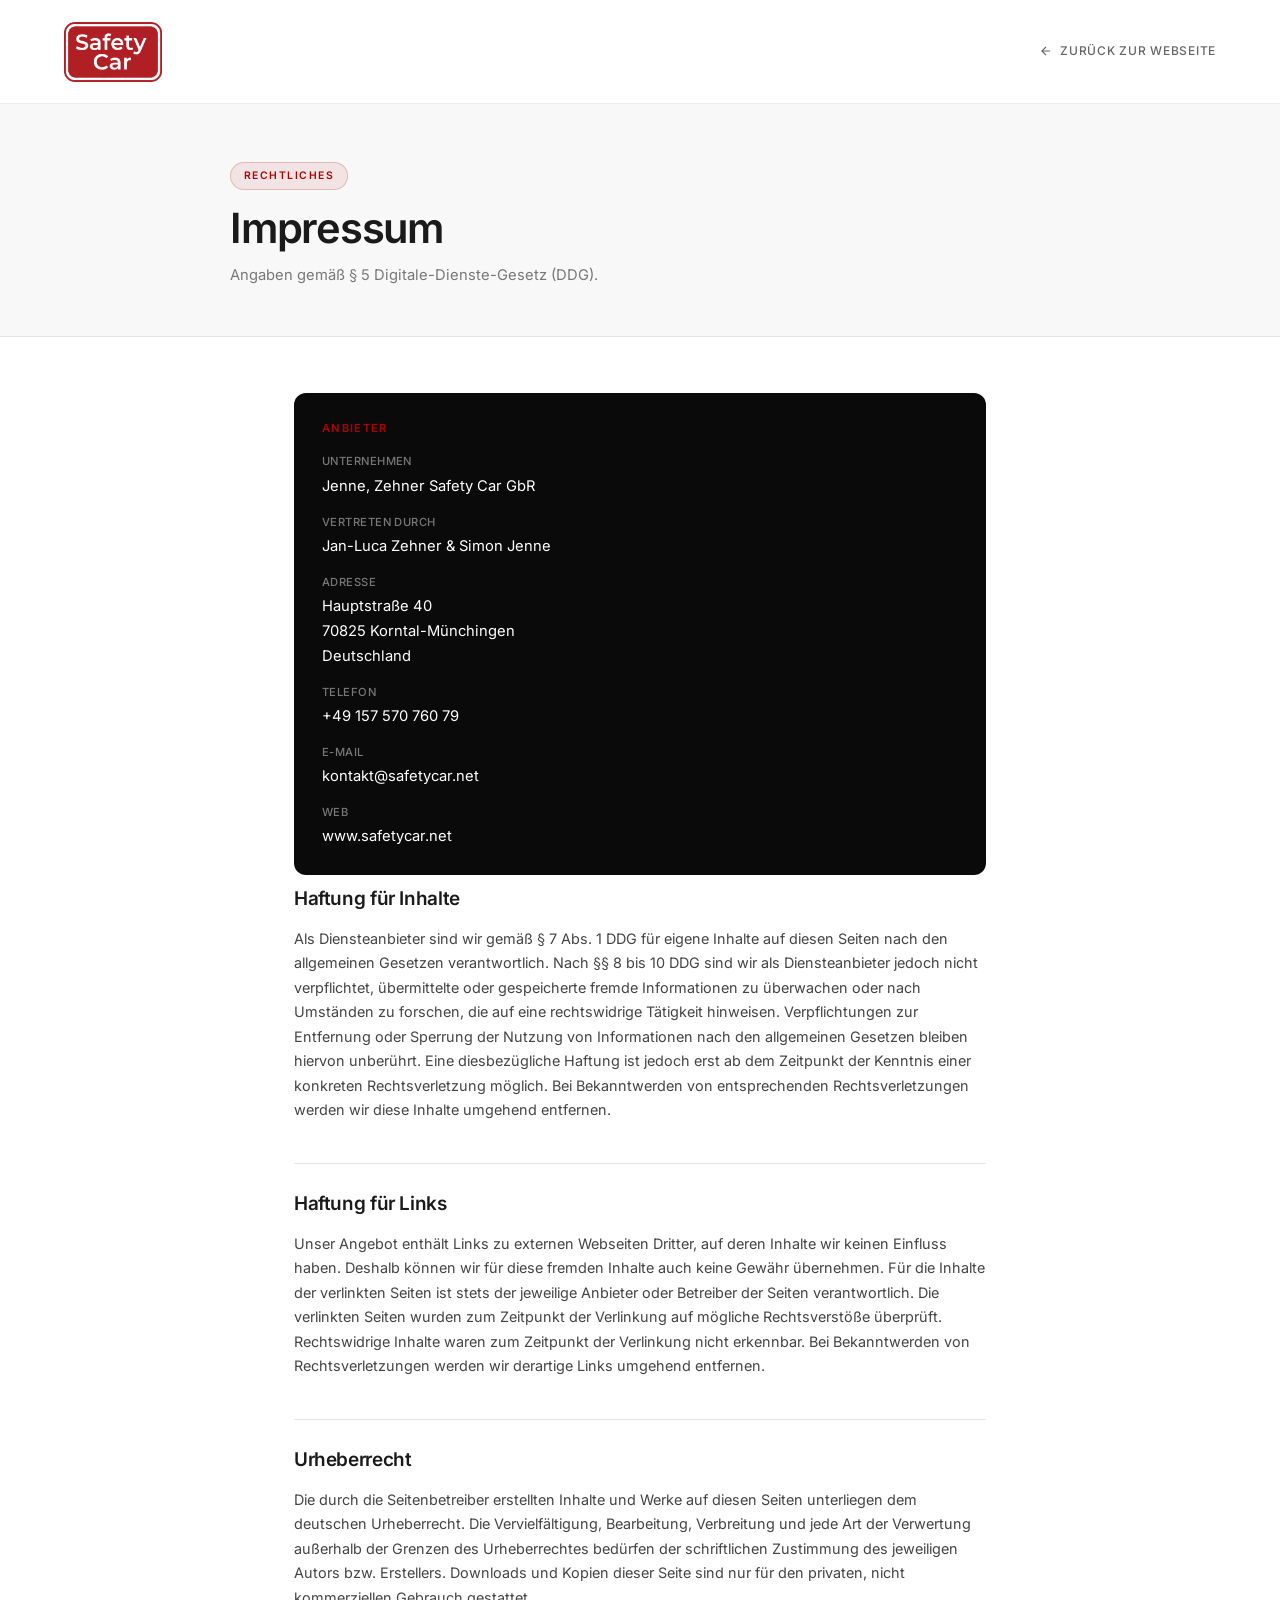
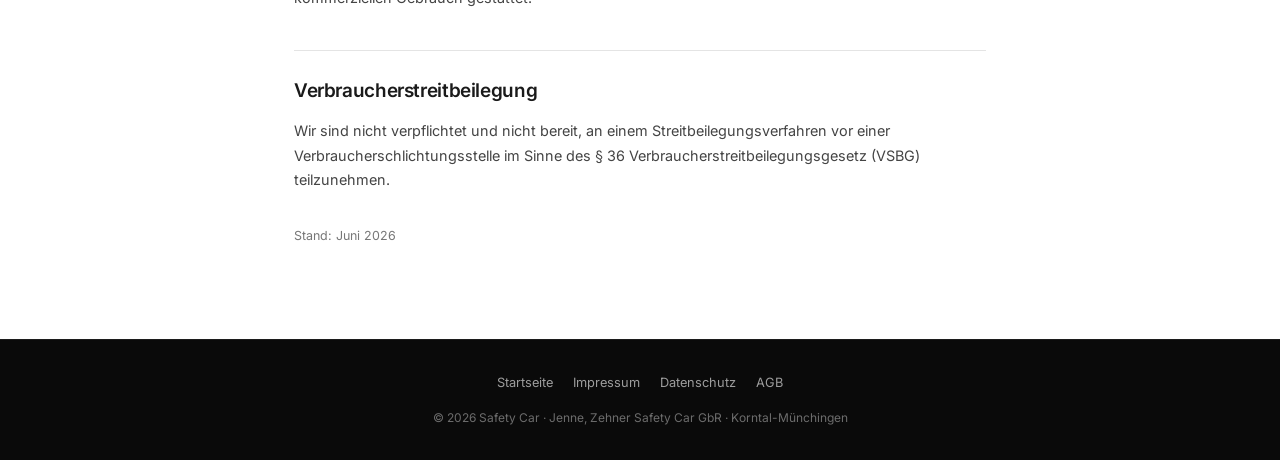
<file: impressum.html>
<!DOCTYPE html>
<html lang="de">
<head>
  <meta charset="UTF-8" />
  <meta name="viewport" content="width=device-width, initial-scale=1.0" />
  <title>Impressum – Safety Car</title>

  <!-- Symbole (Browser-Tab, Lesezeichen, Startbildschirm) -->
  <link rel="icon" href="favicon.svg" type="image/svg+xml" />
  <link rel="icon" href="favicon-32.png" sizes="32x32" type="image/png" />
  <link rel="icon" href="favicon-16.png" sizes="16x16" type="image/png" />
  <link rel="apple-touch-icon" href="apple-touch-icon.png" />
  <link rel="shortcut icon" href="favicon.ico" />

  <meta name="description" content="Impressum der Jenne, Zehner Safety Car GbR gemäß § 5 DDG." />

  <!-- ═══════════════════════════════════════
       FONTS – lokal eingebunden (DSGVO-konform, keine Google-Übertragung)
  ═══════════════════════════════════════ -->
  <link rel="stylesheet" href="fonts.css" />

  <style>
    *, *::before, *::after { box-sizing: border-box; margin: 0; padding: 0; }
    html { scroll-behavior: smooth; }

    :root {
      --red: #B00000;
      --red-h: #C80000;
      --ink: #0A0A0A;
      --ink-b: #1C1C1C;
      --text: #1a1a1a;
      --mid: #444;
      --muted: #777;
      --border: #E4E4E4;
      --bg: #fff;
      --bg-off: #F8F8F8;
    }

    body {
      font-family: 'Inter', sans-serif;
      background: var(--bg);
      color: var(--text);
      line-height: 1.7;
      -webkit-font-smoothing: antialiased;
    }

    /* ── Header ── */
    .ds-header {
      background: #ffffff;
      padding: 0 5%;
      height: 104px;
      display: flex; align-items: center; justify-content: space-between;
      position: sticky; top: 0; z-index: 50;
      border-bottom: 1px solid #ECECEC;
    }
    .ds-header .logo-img { height: 60px; width: auto; display: block; }
    .logo-mark { display:flex; flex-direction:column; line-height:1; gap:1px; text-decoration:none; }
    .logo-mark .lw1 { font-family:'Montserrat',sans-serif; font-weight:600; font-size:.9rem; letter-spacing:.2em; text-transform:uppercase; color:var(--red); }
    .logo-mark .lw2 { font-family:'Montserrat',sans-serif; font-weight:600; font-size:.9rem; letter-spacing:.2em; text-transform:uppercase; color:#fff; }
    .back-link {
      font-family:'Montserrat',sans-serif; font-weight:500;
      font-size:.75rem; letter-spacing:.06em; text-transform:uppercase;
      color:#666; text-decoration:none;
      display:inline-flex; align-items:center; gap:7px;
      transition:color .2s;
    }
    .back-link:hover { color:#111; }
    .back-link svg { stroke:currentColor; fill:none; stroke-width:2; }

    /* ── Hero ── */
    .ds-hero {
      background: var(--bg-off);
      border-bottom: 1px solid var(--border);
      padding: 56px 5% 48px;
    }
    .ds-hero-inner { max-width: 820px; margin: 0 auto; }
    .ds-tag {
      display:inline-block;
      font-family:'Montserrat',sans-serif; font-weight:600;
      font-size:.65rem; letter-spacing:.14em; text-transform:uppercase;
      color:var(--red); background:rgba(176,0,0,.08);
      border:1px solid rgba(176,0,0,.2); padding:4px 13px;
      border-radius:100px; margin-bottom:16px;
    }
    .ds-hero h1 {
      font-family:'Montserrat',sans-serif; font-weight:800;
      font-size:clamp(1.8rem,4vw,2.6rem); letter-spacing:-.03em;
      line-height:1.1; margin-bottom:12px;
    }
    .ds-hero p { color:var(--muted); font-size:.92rem; max-width:560px; }

    /* ── Content ── */
    .ds-content {
      max-width: 820px; margin: 0 auto;
      padding: 56px 5% 80px;
    }
    .ds-content h2 {
      font-family:'Montserrat',sans-serif; font-weight:700;
      font-size:1.18rem; letter-spacing:-.02em;
      margin: 40px 0 12px; padding-top: 24px;
      border-top: 1px solid var(--border);
      color: var(--text);
    }
    .ds-content h2:first-of-type { border-top:none; padding-top:0; margin-top:0; }
    .ds-content p {
      font-size:.9rem; color:var(--mid); margin-bottom:13px;
    }
    .ds-content a { color:var(--red); text-decoration:none; }
    .ds-content a:hover { text-decoration:underline; }
    .ds-content strong { color:var(--text); font-weight:600; }

    /* ── Angaben Card ── */
    .ds-resp {
      background: var(--ink); color: #fff;
      border-radius: 12px; padding: 26px 28px;
      margin-bottom: 8px;
    }
    .ds-resp .label {
      font-family:'Montserrat',sans-serif; font-weight:600;
      font-size:.7rem; letter-spacing:.12em; text-transform:uppercase;
      color:#B00000; margin-bottom:14px;
    }
    .ds-resp .row { margin-bottom: 14px; }
    .ds-resp .row:last-child { margin-bottom: 0; }
    .ds-resp .row-key {
      font-size:.7rem; letter-spacing:.04em; text-transform:uppercase;
      color:rgba(255,255,255,.45); margin-bottom:2px;
      font-family:'Montserrat',sans-serif; font-weight:500;
    }
    .ds-resp .row-val { color:#fff; font-size:.92rem; }
    .ds-resp a { color:#fff; }

    /* ── Footer ── */
    .ds-footer {
      background: var(--ink); color:rgba(255,255,255,.4);
      padding: 32px 5%; text-align:center;
      border-top:1px solid var(--ink-b);
    }
    .ds-footer a { color:rgba(255,255,255,.6); text-decoration:none; font-size:.8rem; }
    .ds-footer a:hover { color:#fff; }
    .ds-footer-links { display:flex; gap:20px; justify-content:center; margin-bottom:14px; flex-wrap:wrap; }
    .ds-footer-copy { font-size:.75rem; }
  </style>
</head>
<body>

<!-- ── Header ── -->
<header class="ds-header">
  <a href="index.html" aria-label="Safety Car – Zur Startseite"><img src="logo.png" alt="Safety Car" class="logo-img"></a>
  <a href="index.html" class="back-link">
    <svg width="14" height="14" viewBox="0 0 24 24"><path d="M19 12H5M12 19l-7-7 7-7"/></svg>
    Zurück zur Webseite
  </a>
</header>

<!-- ── Hero ── -->
<section class="ds-hero">
  <div class="ds-hero-inner">
    <span class="ds-tag">Rechtliches</span>
    <h1>Impressum</h1>
    <p>Angaben gemäß § 5 Digitale-Dienste-Gesetz (DDG).</p>
  </div>
</section>

<!-- ── Content ── -->
<main class="ds-content">

  <!-- Angaben Card -->
  <div class="ds-resp">
    <p class="label">Anbieter</p>
    <div class="row">
      <div class="row-key">Unternehmen</div>
      <div class="row-val">Jenne, Zehner Safety Car GbR</div>
    </div>
    <div class="row">
      <div class="row-key">Vertreten durch</div>
      <div class="row-val">Jan-Luca Zehner &amp; Simon Jenne</div>
    </div>
    <div class="row">
      <div class="row-key">Adresse</div>
      <div class="row-val">Hauptstraße 40<br/>70825 Korntal-Münchingen<br/>Deutschland</div>
    </div>
    <div class="row">
      <div class="row-key">Telefon</div>
      <div class="row-val"><a href="tel:+4915757076079">+49 157 570 760 79</a></div>
    </div>
    <div class="row">
      <div class="row-key">E-Mail</div>
      <div class="row-val"><a href="mailto:kontakt@safetycar.net">kontakt@safetycar.net</a></div>
    </div>
    <div class="row">
      <div class="row-key">Web</div>
      <div class="row-val"><a href="https://www.safetycar.net" target="_blank" rel="noreferrer">www.safetycar.net</a></div>
    </div>
  </div>


  <h2>Haftung für Inhalte</h2>
  <p>Als Diensteanbieter sind wir gemäß § 7 Abs. 1 DDG für eigene Inhalte auf diesen Seiten nach den allgemeinen Gesetzen verantwortlich. Nach §§ 8 bis 10 DDG sind wir als Diensteanbieter jedoch nicht verpflichtet, übermittelte oder gespeicherte fremde Informationen zu überwachen oder nach Umständen zu forschen, die auf eine rechtswidrige Tätigkeit hinweisen. Verpflichtungen zur Entfernung oder Sperrung der Nutzung von Informationen nach den allgemeinen Gesetzen bleiben hiervon unberührt. Eine diesbezügliche Haftung ist jedoch erst ab dem Zeitpunkt der Kenntnis einer konkreten Rechtsverletzung möglich. Bei Bekanntwerden von entsprechenden Rechtsverletzungen werden wir diese Inhalte umgehend entfernen.</p>

  <h2>Haftung für Links</h2>
  <p>Unser Angebot enthält Links zu externen Webseiten Dritter, auf deren Inhalte wir keinen Einfluss haben. Deshalb können wir für diese fremden Inhalte auch keine Gewähr übernehmen. Für die Inhalte der verlinkten Seiten ist stets der jeweilige Anbieter oder Betreiber der Seiten verantwortlich. Die verlinkten Seiten wurden zum Zeitpunkt der Verlinkung auf mögliche Rechtsverstöße überprüft. Rechtswidrige Inhalte waren zum Zeitpunkt der Verlinkung nicht erkennbar. Bei Bekanntwerden von Rechtsverletzungen werden wir derartige Links umgehend entfernen.</p>

  <h2>Urheberrecht</h2>
  <p>Die durch die Seitenbetreiber erstellten Inhalte und Werke auf diesen Seiten unterliegen dem deutschen Urheberrecht. Die Vervielfältigung, Bearbeitung, Verbreitung und jede Art der Verwertung außerhalb der Grenzen des Urheberrechtes bedürfen der schriftlichen Zustimmung des jeweiligen Autors bzw. Erstellers. Downloads und Kopien dieser Seite sind nur für den privaten, nicht kommerziellen Gebrauch gestattet.</p>

  <h2>Verbraucherstreitbeilegung</h2>
  <p>Wir sind nicht verpflichtet und nicht bereit, an einem Streitbeilegungsverfahren vor einer Verbraucherschlichtungsstelle im Sinne des § 36 Verbraucherstreitbeilegungsgesetz (VSBG) teilzunehmen.</p>

  <p style="margin-top:32px;font-size:.78rem;color:var(--muted);">Stand: Juni 2026</p>

</main>

<!-- ── Footer ── -->
<footer class="ds-footer">
  <div class="ds-footer-links">
    <a href="index.html">Startseite</a>
    <a href="impressum.html">Impressum</a>
    <a href="datenschutz.html">Datenschutz</a>
    <a href="agb.html">AGB</a>
  </div>
  <p class="ds-footer-copy">© 2026 Safety Car · Jenne, Zehner Safety Car GbR · Korntal-Münchingen</p>
</footer>

</body>
</html>
</file>
<file: fonts.css>
/* ════════════════════════════════════════════════════════════
   SAFETY CAR – LOKALE SCHRIFTEN (DSGVO-konform, KEINE externen Anfragen)
   ────────────────────────────────────────────────────────────
   Diese Datei bindet ausschließlich lokal im Ordner /fonts/ liegende
   Schriftdateien ein. Es werden KEINE Daten an Google (fonts.googleapis.com
   / fonts.gstatic.com) übertragen.

   Einbindung im <head> jeder HTML-Datei – der Google-Fonts-Block:

       <link rel="preconnect" href="https://fonts.googleapis.com" />
       <link rel="preconnect" href="https://fonts.gstatic.com" crossorigin />
       <link href="https://fonts.googleapis.com/css2?family=Inter..." rel="stylesheet" />

   wird ersetzt durch diese EINE Zeile:

       <link rel="stylesheet" href="fonts.css" />

   Hinweis: Das Auktions-Tool verwendet durchgängig die Schrift „Inter".
   Damit die Rechtsseiten dieselbe (lokale) Schrift nutzen und trotzdem
   ohne Änderung ihres bestehenden CSS auskommen, wird die im CSS
   referenzierte Familie „Montserrat" hier ebenfalls auf die lokalen
   Inter-Dateien abgebildet.
   ════════════════════════════════════════════════════════════ */


/* ─────────────  INTER  (Fließtext + Überschriften)  ───────────── */

@font-face {
  font-family: 'Inter';
  font-style: normal;
  font-weight: 300;
  font-display: swap;
  src: url('fonts/inter-300.woff2') format('woff2');
}
@font-face {
  font-family: 'Inter';
  font-style: normal;
  font-weight: 400;
  font-display: swap;
  src: url('fonts/inter-regular.woff2') format('woff2');
}
@font-face {
  font-family: 'Inter';
  font-style: normal;
  font-weight: 500;
  font-display: swap;
  src: url('fonts/inter-500.woff2') format('woff2');
}
@font-face {
  font-family: 'Inter';
  font-style: normal;
  font-weight: 600;
  font-display: swap;
  src: url('fonts/inter-600.woff2') format('woff2');
}
/* Schwerere Gewichte (700–900) fallen auf die kräftigste lokale Datei zurück */
@font-face {
  font-family: 'Inter';
  font-style: normal;
  font-weight: 700;
  font-display: swap;
  src: url('fonts/inter-600.woff2') format('woff2');
}
@font-face {
  font-family: 'Inter';
  font-style: normal;
  font-weight: 800;
  font-display: swap;
  src: url('fonts/inter-600.woff2') format('woff2');
}
@font-face {
  font-family: 'Inter';
  font-style: normal;
  font-weight: 900;
  font-display: swap;
  src: url('fonts/inter-600.woff2') format('woff2');
}


/* ─────────────  MONTSERRAT  → lokal auf Inter abgebildet  ───────────── */

@font-face {
  font-family: 'Montserrat';
  font-style: normal;
  font-weight: 500;
  font-display: swap;
  src: url('fonts/inter-500.woff2') format('woff2');
}
@font-face {
  font-family: 'Montserrat';
  font-style: normal;
  font-weight: 600;
  font-display: swap;
  src: url('fonts/inter-600.woff2') format('woff2');
}
@font-face {
  font-family: 'Montserrat';
  font-style: normal;
  font-weight: 700;
  font-display: swap;
  src: url('fonts/inter-600.woff2') format('woff2');
}
@font-face {
  font-family: 'Montserrat';
  font-style: normal;
  font-weight: 800;
  font-display: swap;
  src: url('fonts/inter-600.woff2') format('woff2');
}
@font-face {
  font-family: 'Montserrat';
  font-style: normal;
  font-weight: 900;
  font-display: swap;
  src: url('fonts/inter-600.woff2') format('woff2');
}
</file>
